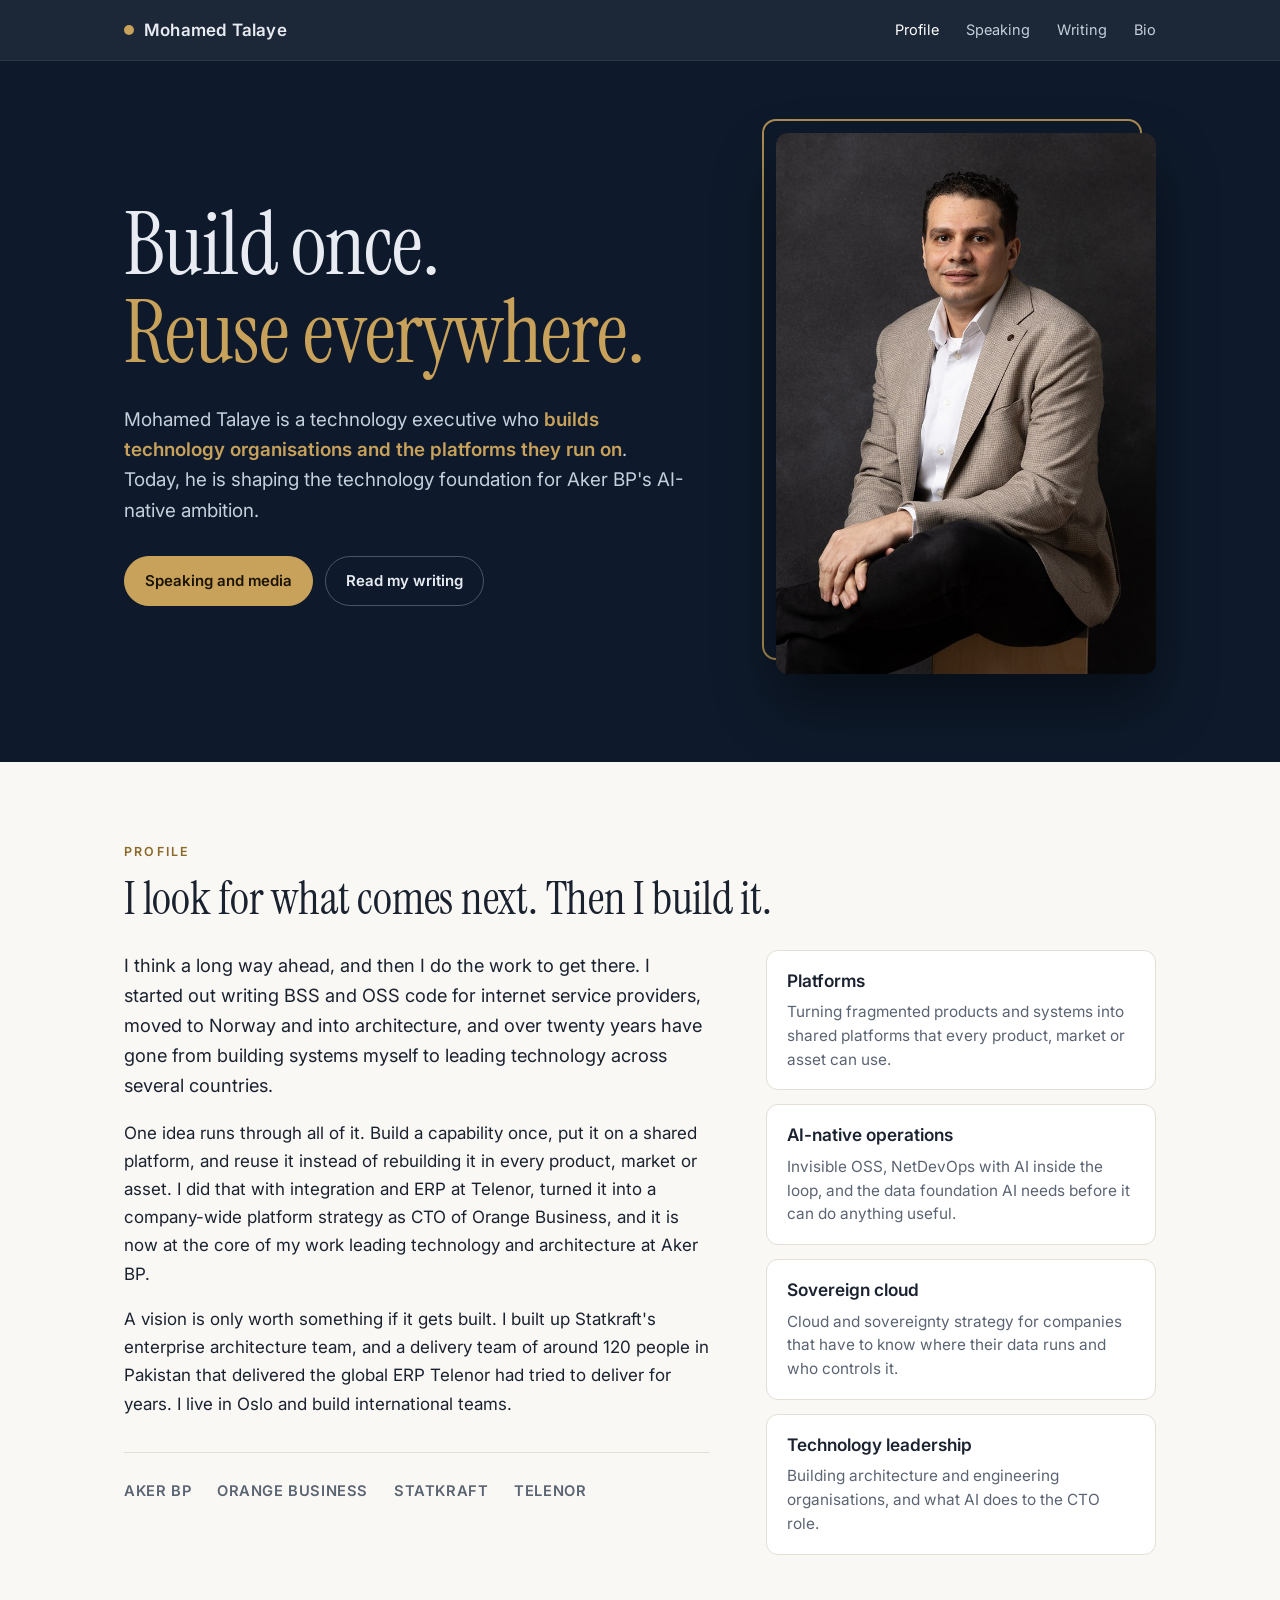
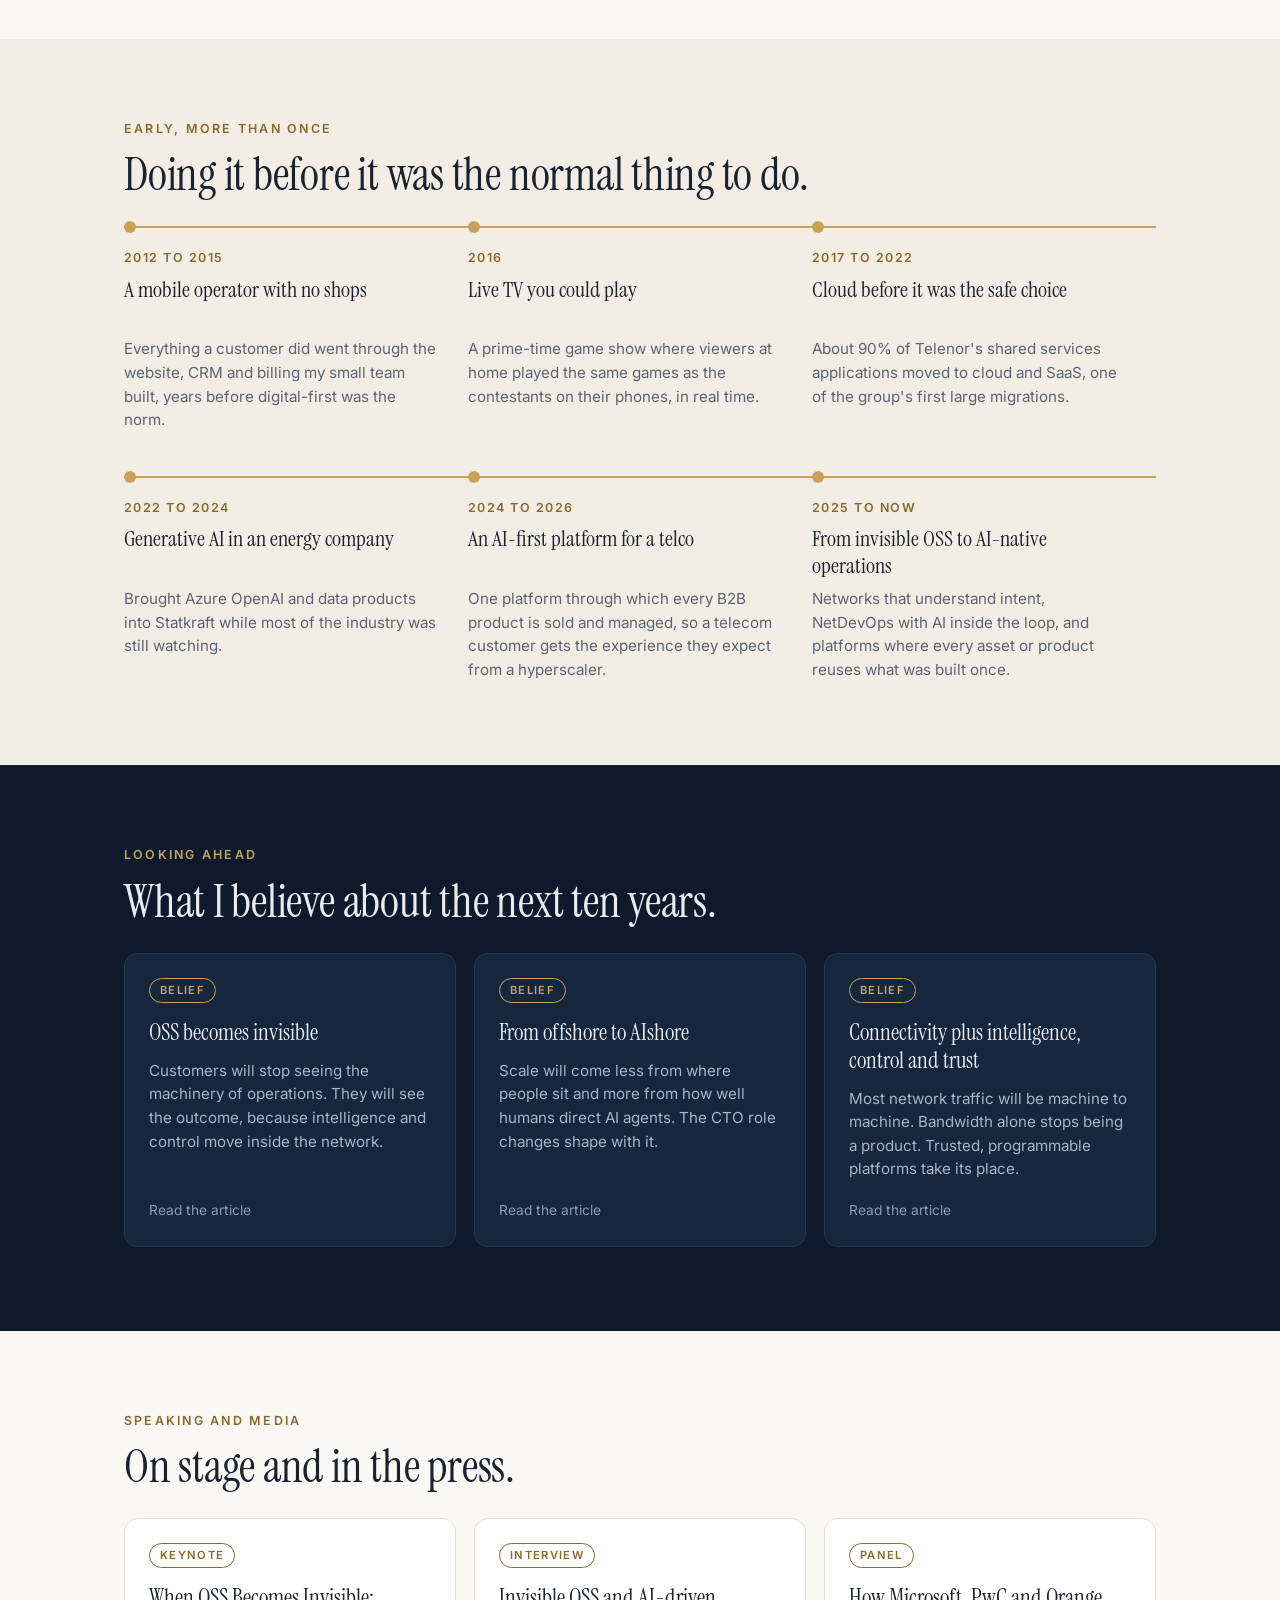
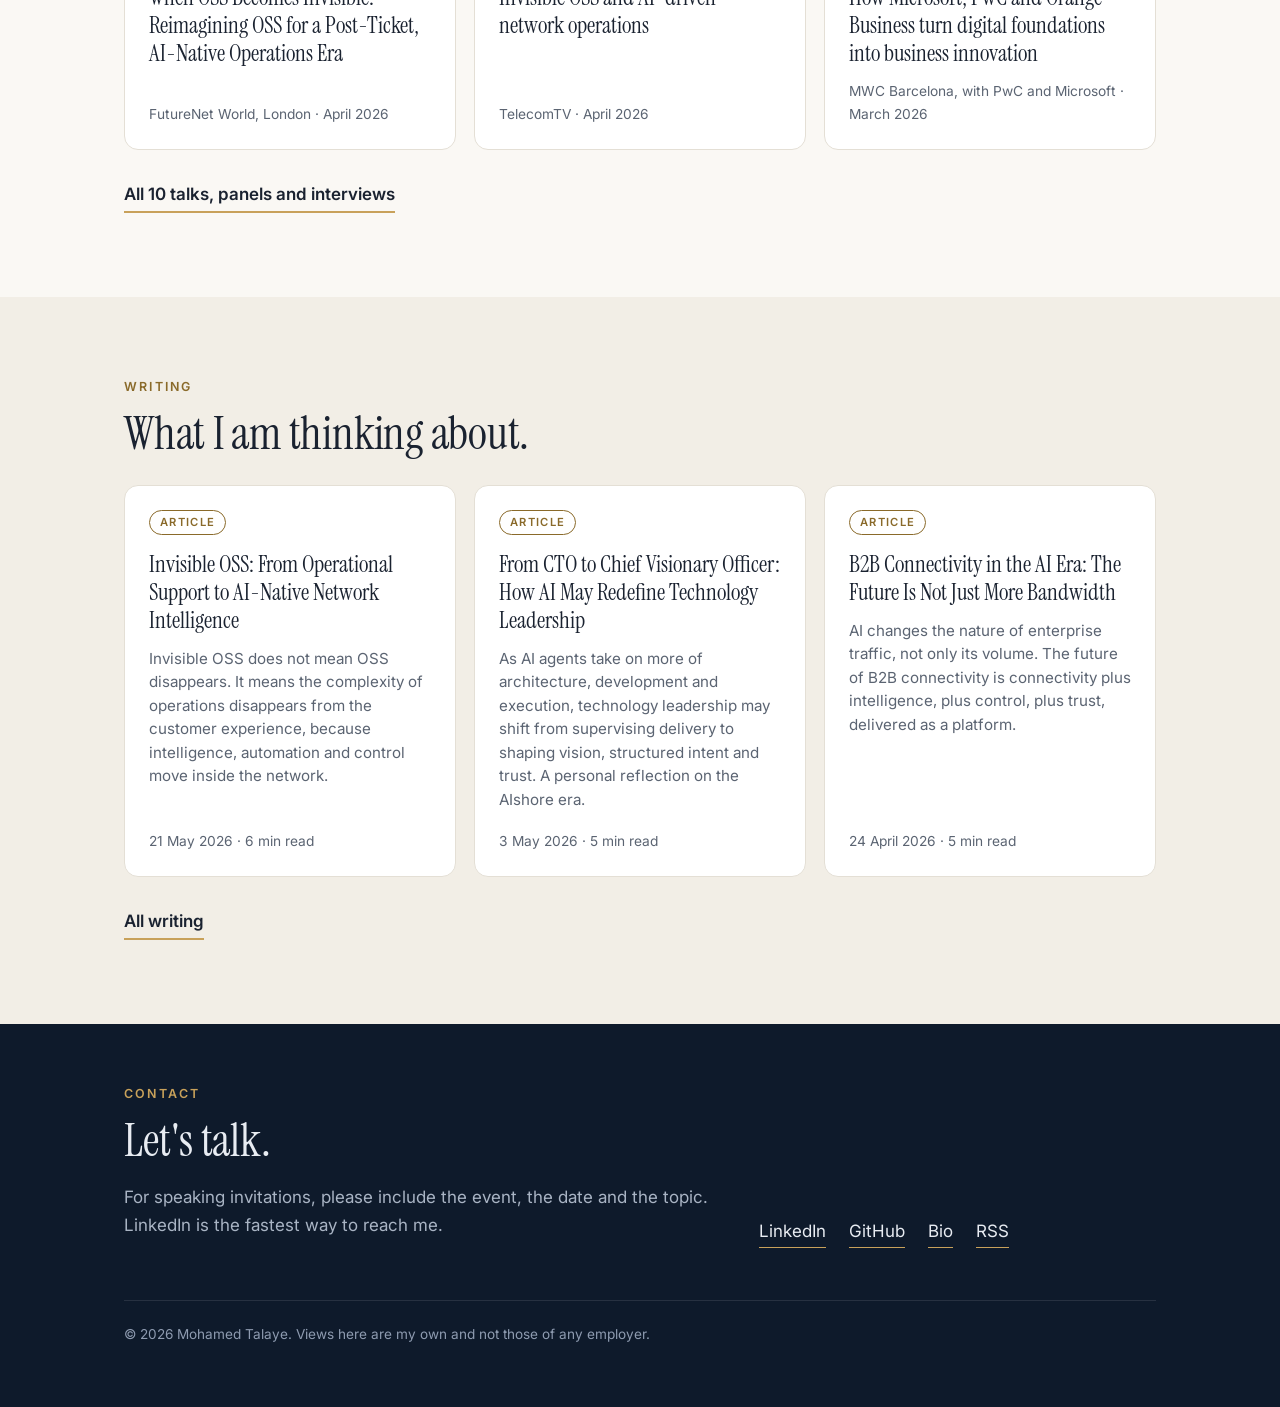
<file: index.html>
<!doctype html>
<html lang="en">
<head>
  <meta charset="utf-8">
  <meta name="viewport" content="width=device-width, initial-scale=1">
  <title>Mohamed Talaye | Technology Executive, Platforms and AI</title>
  <meta name="description" content="Mohamed Talaye builds technology organisations and the platforms they run on. Writing and talks on platforms, AI-native operations and invisible OSS.">
  <meta name="author" content="Mohamed Talaye">
  <link rel="canonical" href="https://mohamedtalaye.com/">

  <meta property="og:site_name" content="Mohamed Talaye">
  <meta property="og:type" content="profile">
  <meta property="og:title" content="Mohamed Talaye | Technology Executive, Platforms and AI">
  <meta property="og:description" content="Mohamed Talaye builds technology organisations and the platforms they run on. Writing and talks on platforms, AI-native operations and invisible OSS.">
  <meta property="og:url" content="https://mohamedtalaye.com/">
  <meta property="og:image" content="https://mohamedtalaye.com/assets/social-card.jpg">
  <meta property="og:image:width" content="1200">
  <meta property="og:image:height" content="630">
  <meta property="og:locale" content="en_GB">
  <meta name="twitter:card" content="summary_large_image">

  <link rel="me" href="https://www.linkedin.com/in/mohamed-talaye">
  <link rel="me" href="https://github.com/Mohamed-Talaye">
  <link rel="alternate" type="application/rss+xml" title="Writing by Mohamed Talaye" href="/feed.xml">
  <link rel="icon" type="image/png" href="/assets/favicon.png">
  <link rel="apple-touch-icon" href="/assets/apple-touch-icon.png">
  <meta name="theme-color" content="#0e1a2b">

  <link rel="preconnect" href="https://fonts.googleapis.com">
  <link rel="preconnect" href="https://fonts.gstatic.com" crossorigin>
  <link rel="stylesheet" href="https://fonts.googleapis.com/css2?family=Instrument+Serif&amp;family=Inter:wght@400;600&amp;display=swap">
  <link rel="stylesheet" href="/style.css">

<script type="application/ld+json">
{
  "@context": "https://schema.org",
  "@graph": [
    {
      "@type": "WebSite",
      "@id": "https://mohamedtalaye.com/#site",
      "name": "Mohamed Talaye",
      "url": "https://mohamedtalaye.com/",
      "inLanguage": "en",
      "publisher": {
        "@id": "https://mohamedtalaye.com/#person"
      }
    },
    {
      "@type": "ProfilePage",
      "@id": "https://mohamedtalaye.com/#profilepage",
      "url": "https://mohamedtalaye.com/",
      "name": "Mohamed Talaye | Technology Executive, Platforms and AI",
      "isPartOf": {
        "@id": "https://mohamedtalaye.com/#site"
      },
      "dateCreated": "2026-09-20T09:00:00+01:00",
      "dateModified": "2026-10-25T09:00:00+01:00",
      "mainEntity": {
        "@id": "https://mohamedtalaye.com/#person"
      }
    },
    {
      "@type": "Person",
      "@id": "https://mohamedtalaye.com/#person",
      "name": "Mohamed Talaye",
      "givenName": "Mohamed",
      "familyName": "Talaye",
      "url": "https://mohamedtalaye.com/",
      "image": {
        "@type": "ImageObject",
        "url": "https://mohamedtalaye.com/assets/mohamed-talaye.jpg",
        "width": 600,
        "height": 600
      },
      "jobTitle": "Technology executive",
      "description": "Mohamed Talaye is a technology executive who builds technology organisations and the platforms they run on. Today, he is shaping the technology foundation for Aker BP's AI-native ambition.",
      "address": {
        "@type": "PostalAddress",
        "addressLocality": "Oslo",
        "addressCountry": "NO"
      },
      "worksFor": {
        "@type": "Organization",
        "name": "Aker BP",
        "url": "https://akerbp.com"
      },
      "alumniOf": [
        {
          "@type": "Organization",
          "name": "Orange Business",
          "url": "https://www.orange-business.com"
        },
        {
          "@type": "Organization",
          "name": "Statkraft",
          "url": "https://www.statkraft.com"
        },
        {
          "@type": "Organization",
          "name": "Telenor",
          "url": "https://www.telenor.com"
        },
        {
          "@type": "CollegeOrUniversity",
          "name": "October 6 University"
        }
      ],
      "knowsLanguage": [
        "en",
        "ar"
      ],
      "knowsAbout": [
        "Platform strategy",
        "AI-native operations",
        "Invisible OSS",
        "NetDevOps",
        "Sovereign cloud",
        "Enterprise architecture",
        "Telecom transformation",
        "Technology leadership"
      ],
      "sameAs": [
        "https://www.linkedin.com/in/mohamed-talaye",
        "https://github.com/Mohamed-Talaye",
        "https://futurenetworld.net/profile/mohamed-talaye/"
      ],
      "subjectOf": [
        {
          "@type": "CreativeWork",
          "name": "When OSS Becomes Invisible: Reimagining OSS for a Post-Ticket, AI-Native Operations Era",
          "url": "https://futurenetworld.net/keynote-presentation-when-oss-becomes-invisible/2026/06/",
          "publisher": {
            "@type": "Organization",
            "name": "FutureNet World, London"
          }
        },
        {
          "@type": "CreativeWork",
          "name": "B2B Connectivity: Who to Connect to Who in the AI Era",
          "url": "https://vimeo.com/1186459138",
          "publisher": {
            "@type": "Organization",
            "name": "FutureNet World, London"
          }
        },
        {
          "@type": "CreativeWork",
          "name": "Invisible OSS and AI-driven network operations",
          "url": "https://www.telecomtv.com/content/ai/orange-business-and-blue-planet-on-invisible-oss-and-ai-driven-network-operations-55448/",
          "publisher": {
            "@type": "Organization",
            "name": "TelecomTV"
          }
        },
        {
          "@type": "CreativeWork",
          "name": "How Microsoft, PwC and Orange Business turn digital foundations into business innovation",
          "url": "https://www.youtube.com/watch?v=epbj6QasfT4",
          "publisher": {
            "@type": "Organization",
            "name": "MWC Barcelona, with PwC and Microsoft"
          }
        },
        {
          "@type": "CreativeWork",
          "name": "Ska leverera som en hyper scaler",
          "url": "https://techtidningen.se/11-mohamed-talaye-orange-ska-leverera-varde-som-en-hyper-scaler/",
          "publisher": {
            "@type": "Organization",
            "name": "Techtidningen, Sweden"
          }
        },
        {
          "@type": "CreativeWork",
          "name": "Moving beyond virtual machines: Rethinking telco infrastructure for the AI and 5G era",
          "url": "https://www.fierce-network.com/cloud/cloud-native-becomes-telcos-new-baseline-after-supplier-upheavals",
          "publisher": {
            "@type": "Organization",
            "name": "Fierce Network"
          }
        },
        {
          "@type": "CreativeWork",
          "name": "The evolving relationship between digitalisation and cloudification",
          "url": "https://www.mobileeurope.co.uk/the-digital-telco-2025-panel-the-evolving-relationship-between-digitalisation-and-cloudification/",
          "publisher": {
            "@type": "Organization",
            "name": "The Digital Telco, Mobile Europe"
          }
        },
        {
          "@type": "CreativeWork",
          "name": "Opening panel: What is a telco for?",
          "url": "https://www.mobileeurope.co.uk/telco-to-techco-what-is-a-telco-for-and-is-differentiated-connectivity-the-answer/",
          "publisher": {
            "@type": "Organization",
            "name": "Telco to TechCo, Mobile Europe"
          }
        }
      ]
    }
  ]
}
</script>
</head>
<body>
<a class="skip" href="#main">Skip to content</a>

<header class="top">
  <div class="wrap">
    <a class="brand" href="/"><i></i>Mohamed Talaye</a>
    <nav aria-label="Main">
      <a href="/#profile" aria-current="page">Profile</a>
      <a href="/speaking.html">Speaking</a>
      <a href="/writing/">Writing</a>
      <a href="/bio.html">Bio</a>
    </nav>
  </div>
</header>

<main id="main">
<section class="hero dark">
  <div class="wrap">
    <div>
      <h1><span class="sr-only">Mohamed Talaye. </span><span>Build once.</span><span>Reuse everywhere.</span></h1>
      <p class="lede">Mohamed Talaye is a technology executive who <b>builds technology organisations and the platforms they run on</b>. Today, he is shaping the technology foundation for Aker BP&#x27;s AI-native ambition.</p>
      <div class="btns">
        <a class="btn gold" href="/speaking.html">Speaking and media</a>
        <a class="btn" href="/writing/">Read my writing</a>
      </div>
    </div>
    <div class="frame">
      <img src="/assets/mohamed-talaye-portrait.jpg" alt="Portrait of Mohamed Talaye" width="660" height="940" fetchpriority="high">
    </div>
  </div>
</section>

<section id="profile">
  <div class="wrap">
    <p class="eyebrow">Profile</p>
    <h2>I look for what comes next. Then I build it.</h2>
    <div class="cols">
      <div class="prose">
        <p>I think a long way ahead, and then I do the work to get there. I started out writing BSS and OSS code for internet service providers, moved to Norway and into architecture, and over twenty years have gone from building systems myself to leading technology across several countries.</p>
        <p>One idea runs through all of it. Build a capability once, put it on a shared platform, and reuse it instead of rebuilding it in every product, market or asset. I did that with integration and ERP at Telenor, turned it into a company-wide platform strategy as CTO of Orange Business, and it is now at the core of my work leading technology and architecture at Aker BP.</p>
        <p>A vision is only worth something if it gets built. I built up Statkraft&#x27;s enterprise architecture team, and a delivery team of around 120 people in Pakistan that delivered the global ERP Telenor had tried to deliver for years. I live in Oslo and build international teams.</p>
        <div class="logos"><span>Aker BP</span><span>Orange Business</span><span>Statkraft</span><span>Telenor</span></div>
      </div>
      <div class="focus">
        <div><h3>Platforms</h3><p>Turning fragmented products and systems into shared platforms that every product, market or asset can use.</p></div>
        <div><h3>AI-native operations</h3><p>Invisible OSS, NetDevOps with AI inside the loop, and the data foundation AI needs before it can do anything useful.</p></div>
        <div><h3>Sovereign cloud</h3><p>Cloud and sovereignty strategy for companies that have to know where their data runs and who controls it.</p></div>
        <div><h3>Technology leadership</h3><p>Building architecture and engineering organisations, and what AI does to the CTO role.</p></div>
      </div>
    </div>
  </div>
</section>

<section class="tint" id="early">
  <div class="wrap">
    <p class="eyebrow">Early, more than once</p>
    <h2>Doing it before it was the normal thing to do.</h2>
    <ol class="timeline">
      <li><span class="yr">2012 to 2015</span><h3>A mobile operator with no shops</h3><p>Everything a customer did went through the website, CRM and billing my small team built, years before digital-first was the norm.</p></li>
      <li><span class="yr">2016</span><h3>Live TV you could play</h3><p>A prime-time game show where viewers at home played the same games as the contestants on their phones, in real time.</p></li>
      <li><span class="yr">2017 to 2022</span><h3>Cloud before it was the safe choice</h3><p>About 90% of Telenor&#x27;s shared services applications moved to cloud and SaaS, one of the group&#x27;s first large migrations.</p></li>
      <li><span class="yr">2022 to 2024</span><h3>Generative AI in an energy company</h3><p>Brought Azure OpenAI and data products into Statkraft while most of the industry was still watching.</p></li>
      <li><span class="yr">2024 to 2026</span><h3>An AI-first platform for a telco</h3><p>One platform through which every B2B product is sold and managed, so a telecom customer gets the experience they expect from a hyperscaler.</p></li>
      <li><span class="yr">2025 to now</span><h3>From invisible OSS to AI-native operations</h3><p>Networks that understand intent, NetDevOps with AI inside the loop, and platforms where every asset or product reuses what was built once.</p></li>
    </ol>
  </div>
</section>

<section class="dark" id="next">
  <div class="wrap">
    <p class="eyebrow">Looking ahead</p>
    <h2>What I believe about the next ten years.</h2>
    <div class="cards">
      <a class="card" href="/writing/invisible-oss.html">
        <span class="tag">Belief</span>
        <h3>OSS becomes invisible</h3>
        <p>Customers will stop seeing the machinery of operations. They will see the outcome, because intelligence and control move inside the network.</p>
        <span class="foot">Read the article</span>
      </a>
      <a class="card" href="/writing/cto-to-chief-visionary-officer.html">
        <span class="tag">Belief</span>
        <h3>From offshore to AIshore</h3>
        <p>Scale will come less from where people sit and more from how well humans direct AI agents. The CTO role changes shape with it.</p>
        <span class="foot">Read the article</span>
      </a>
      <a class="card" href="/writing/b2b-connectivity-ai-era.html">
        <span class="tag">Belief</span>
        <h3>Connectivity plus intelligence, control and trust</h3>
        <p>Most network traffic will be machine to machine. Bandwidth alone stops being a product. Trusted, programmable platforms take its place.</p>
        <span class="foot">Read the article</span>
      </a>
    </div>
  </div>
</section>

<section id="speaking">
  <div class="wrap">
    <p class="eyebrow">Speaking and media</p>
    <h2>On stage and in the press.</h2>
    <div class="cards">
      <a class="card" href="https://futurenetworld.net/keynote-presentation-when-oss-becomes-invisible/2026/06/" rel="noopener" target="_blank">
        <span class="tag">Keynote</span>
        <h3>When OSS Becomes Invisible: Reimagining OSS for a Post-Ticket, AI-Native Operations Era</h3>
        <span class="foot">FutureNet World, London · April 2026</span>
      </a>
      <a class="card" href="https://www.telecomtv.com/content/ai/orange-business-and-blue-planet-on-invisible-oss-and-ai-driven-network-operations-55448/" rel="noopener" target="_blank">
        <span class="tag">Interview</span>
        <h3>Invisible OSS and AI-driven network operations</h3>
        <span class="foot">TelecomTV · April 2026</span>
      </a>
      <a class="card" href="https://www.youtube.com/watch?v=epbj6QasfT4" rel="noopener" target="_blank">
        <span class="tag">Panel</span>
        <h3>How Microsoft, PwC and Orange Business turn digital foundations into business innovation</h3>
        <span class="foot">MWC Barcelona, with PwC and Microsoft · March 2026</span>
      </a>
    </div>
    <a class="more" href="/speaking.html">All 10 talks, panels and interviews</a>
  </div>
</section>

<section class="tint" id="writing">
  <div class="wrap">
    <p class="eyebrow">Writing</p>
    <h2>What I am thinking about.</h2>
    <div class="cards">
      <a class="card" href="/writing/invisible-oss.html">
        <span class="tag">Article</span>
        <h3>Invisible OSS: From Operational Support to AI-Native Network Intelligence</h3>
        <p>Invisible OSS does not mean OSS disappears. It means the complexity of operations disappears from the customer experience, because intelligence, automation and control move inside the network.</p>
        <span class="foot"><time datetime="2026-05-21">21 May 2026</time> · 6 min read</span>
      </a>
      <a class="card" href="/writing/cto-to-chief-visionary-officer.html">
        <span class="tag">Article</span>
        <h3>From CTO to Chief Visionary Officer: How AI May Redefine Technology Leadership</h3>
        <p>As AI agents take on more of architecture, development and execution, technology leadership may shift from supervising delivery to shaping vision, structured intent and trust. A personal reflection on the AIshore era.</p>
        <span class="foot"><time datetime="2026-05-03">3 May 2026</time> · 5 min read</span>
      </a>
      <a class="card" href="/writing/b2b-connectivity-ai-era.html">
        <span class="tag">Article</span>
        <h3>B2B Connectivity in the AI Era: The Future Is Not Just More Bandwidth</h3>
        <p>AI changes the nature of enterprise traffic, not only its volume. The future of B2B connectivity is connectivity plus intelligence, plus control, plus trust, delivered as a platform.</p>
        <span class="foot"><time datetime="2026-04-24">24 April 2026</time> · 5 min read</span>
      </a>
    </div>
    <a class="more" href="/writing/">All writing</a>
  </div>
</section>
</main>

<footer class="dark">
  <div class="wrap">
    <div class="contact">
      <div>
        <p class="eyebrow">Contact</p>
        <h2>Let's talk.</h2>
        <p class="mute">For speaking invitations, please include the event, the date and the topic. LinkedIn is the fastest way to reach me.</p>
      </div>
      <div class="links">
        <a href="https://www.linkedin.com/in/mohamed-talaye" rel="noopener me" target="_blank">LinkedIn</a>
        <a href="https://github.com/Mohamed-Talaye" rel="noopener me" target="_blank">GitHub</a>
        <a href="/bio.html">Bio</a>
        <a href="/feed.xml">RSS</a>
      </div>
    </div>
    <p class="fine">&copy; 2026 Mohamed Talaye. Views here are my own and not those of any employer.</p>
  </div>
</footer>

</body>
</html>
</file>
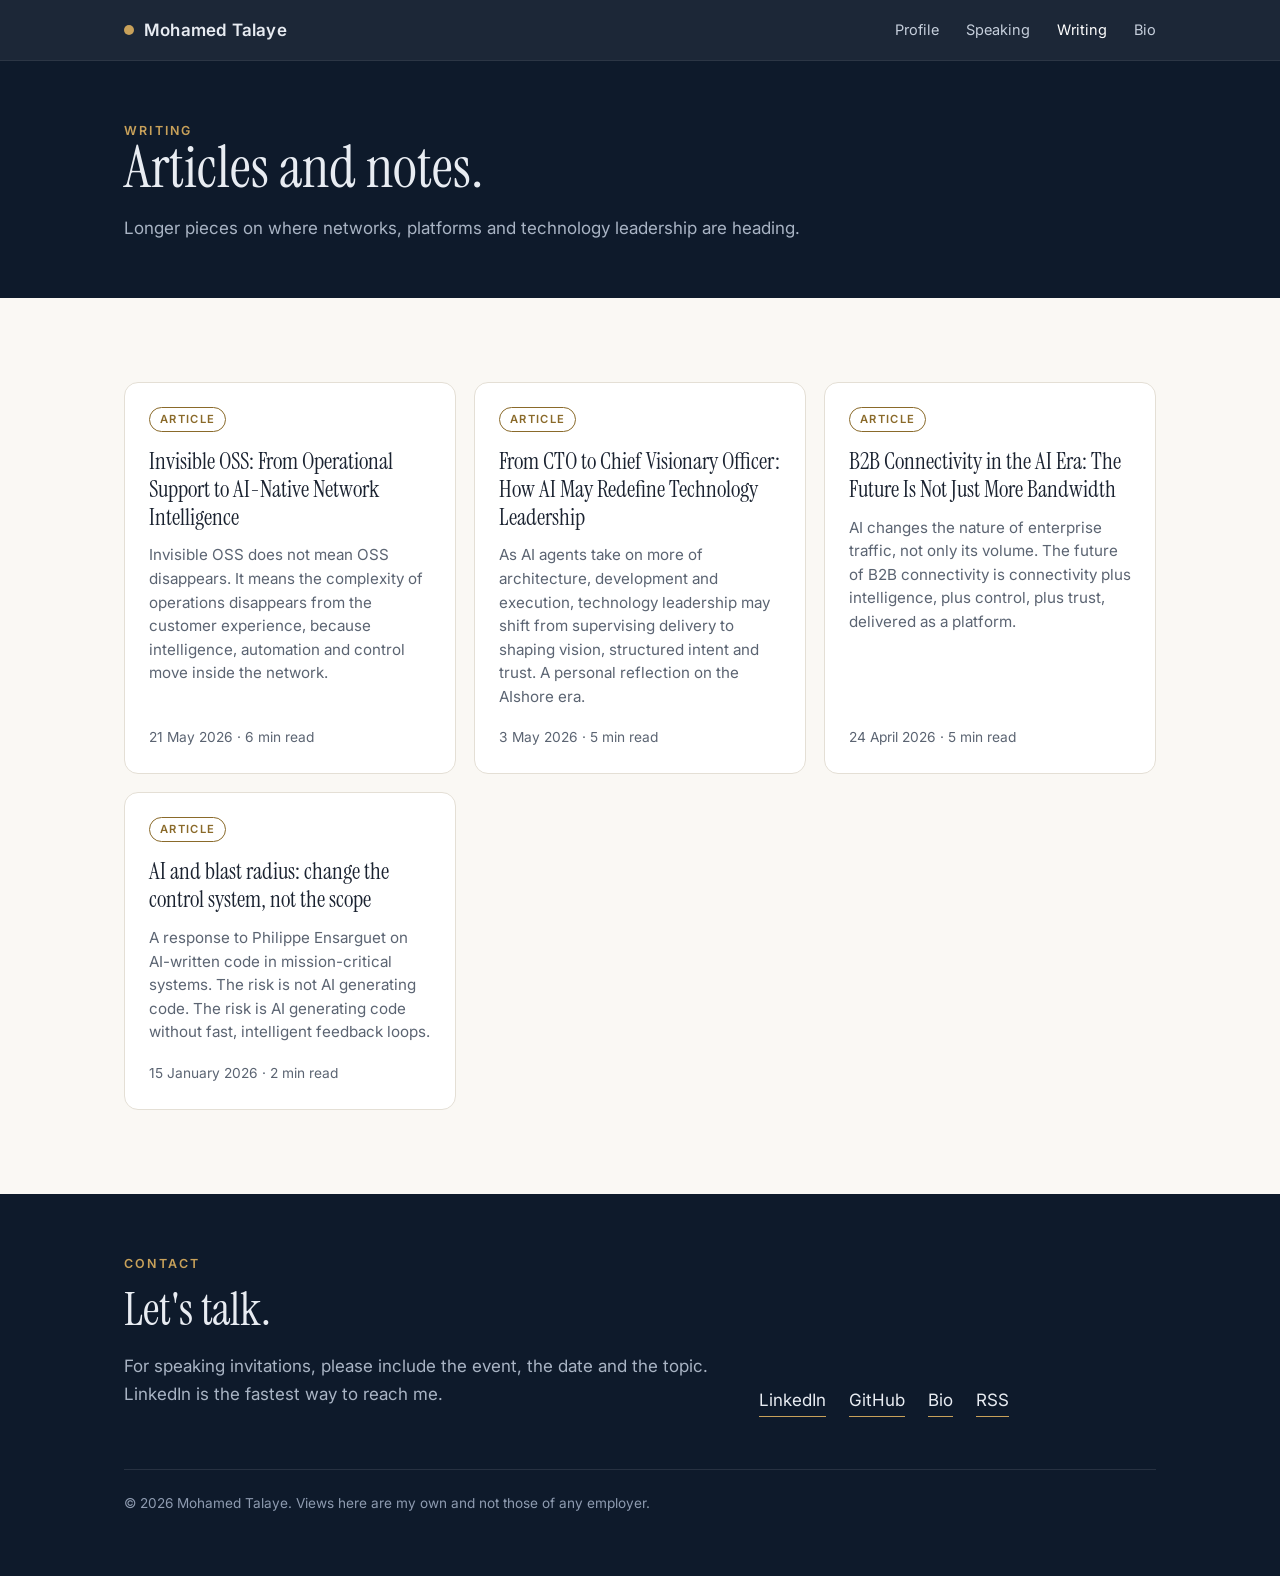
<file: writing/index.html>
<!doctype html>
<html lang="en">
<head>
  <meta charset="utf-8">
  <meta name="viewport" content="width=device-width, initial-scale=1">
  <title>Writing by Mohamed Talaye | Platforms, AI and Technology Leadership</title>
  <meta name="description" content="Articles by Mohamed Talaye on invisible OSS, AI-native operations, B2B connectivity and technology leadership.">
  <meta name="author" content="Mohamed Talaye">
  <link rel="canonical" href="https://mohamedtalaye.com/writing/">

  <meta property="og:site_name" content="Mohamed Talaye">
  <meta property="og:type" content="website">
  <meta property="og:title" content="Writing by Mohamed Talaye | Platforms, AI and Technology Leadership">
  <meta property="og:description" content="Articles by Mohamed Talaye on invisible OSS, AI-native operations, B2B connectivity and technology leadership.">
  <meta property="og:url" content="https://mohamedtalaye.com/writing/">
  <meta property="og:image" content="https://mohamedtalaye.com/assets/social-card.jpg">
  <meta property="og:image:width" content="1200">
  <meta property="og:image:height" content="630">
  <meta property="og:locale" content="en_GB">
  <meta name="twitter:card" content="summary_large_image">

  <link rel="me" href="https://www.linkedin.com/in/mohamed-talaye">
  <link rel="me" href="https://github.com/Mohamed-Talaye">
  <link rel="alternate" type="application/rss+xml" title="Writing by Mohamed Talaye" href="/feed.xml">
  <link rel="icon" type="image/png" href="/assets/favicon.png">
  <link rel="apple-touch-icon" href="/assets/apple-touch-icon.png">
  <meta name="theme-color" content="#0e1a2b">

  <link rel="preconnect" href="https://fonts.googleapis.com">
  <link rel="preconnect" href="https://fonts.gstatic.com" crossorigin>
  <link rel="stylesheet" href="https://fonts.googleapis.com/css2?family=Instrument+Serif&amp;family=Inter:wght@400;600&amp;display=swap">
  <link rel="stylesheet" href="/style.css">

<script type="application/ld+json">
{
  "@context": "https://schema.org",
  "@graph": [
    {
      "@type": "WebSite",
      "@id": "https://mohamedtalaye.com/#site",
      "name": "Mohamed Talaye",
      "url": "https://mohamedtalaye.com/",
      "inLanguage": "en",
      "publisher": {
        "@id": "https://mohamedtalaye.com/#person"
      }
    },
    {
      "@type": "BreadcrumbList",
      "itemListElement": [
        {
          "@type": "ListItem",
          "position": 1,
          "name": "Home",
          "item": "https://mohamedtalaye.com/"
        },
        {
          "@type": "ListItem",
          "position": 2,
          "name": "Writing",
          "item": "https://mohamedtalaye.com/writing/"
        }
      ]
    },
    {
      "@type": "Blog",
      "@id": "https://mohamedtalaye.com/writing/#blog",
      "name": "Writing by Mohamed Talaye",
      "url": "https://mohamedtalaye.com/writing/",
      "author": {
        "@id": "https://mohamedtalaye.com/#person"
      },
      "blogPost": [
        {
          "@type": "BlogPosting",
          "headline": "Invisible OSS: From Operational Support to AI-Native Network Intelligence",
          "url": "https://mohamedtalaye.com/writing/invisible-oss.html",
          "datePublished": "2026-05-21T09:00:00+01:00"
        },
        {
          "@type": "BlogPosting",
          "headline": "From CTO to Chief Visionary Officer: How AI May Redefine Technology Leadership",
          "url": "https://mohamedtalaye.com/writing/cto-to-chief-visionary-officer.html",
          "datePublished": "2026-05-03T09:00:00+01:00"
        },
        {
          "@type": "BlogPosting",
          "headline": "B2B Connectivity in the AI Era: The Future Is Not Just More Bandwidth",
          "url": "https://mohamedtalaye.com/writing/b2b-connectivity-ai-era.html",
          "datePublished": "2026-04-24T09:00:00+01:00"
        },
        {
          "@type": "BlogPosting",
          "headline": "AI and blast radius: change the control system, not the scope",
          "url": "https://mohamedtalaye.com/writing/ai-and-blast-radius.html",
          "datePublished": "2026-01-15T09:00:00+01:00"
        }
      ]
    },
    {
      "@type": "Person",
      "@id": "https://mohamedtalaye.com/#person",
      "name": "Mohamed Talaye",
      "url": "https://mohamedtalaye.com/"
    }
  ]
}
</script>
</head>
<body>
<a class="skip" href="#main">Skip to content</a>

<header class="top">
  <div class="wrap">
    <a class="brand" href="/"><i></i>Mohamed Talaye</a>
    <nav aria-label="Main">
      <a href="/#profile">Profile</a>
      <a href="/speaking.html">Speaking</a>
      <a href="/writing/" aria-current="page">Writing</a>
      <a href="/bio.html">Bio</a>
    </nav>
  </div>
</header>

<main id="main">
<div class="page-head dark">
  <div class="wrap">
    <p class="eyebrow">Writing</p>
    <h1>Articles and notes.</h1>
    <p>Longer pieces on where networks, platforms and technology leadership are heading.</p>
  </div>
</div>

<section>
  <div class="wrap">
    <div class="cards">
      <a class="card" href="/writing/invisible-oss.html">
        <span class="tag">Article</span>
        <h3>Invisible OSS: From Operational Support to AI-Native Network Intelligence</h3>
        <p>Invisible OSS does not mean OSS disappears. It means the complexity of operations disappears from the customer experience, because intelligence, automation and control move inside the network.</p>
        <span class="foot"><time datetime="2026-05-21">21 May 2026</time> · 6 min read</span>
      </a>
      <a class="card" href="/writing/cto-to-chief-visionary-officer.html">
        <span class="tag">Article</span>
        <h3>From CTO to Chief Visionary Officer: How AI May Redefine Technology Leadership</h3>
        <p>As AI agents take on more of architecture, development and execution, technology leadership may shift from supervising delivery to shaping vision, structured intent and trust. A personal reflection on the AIshore era.</p>
        <span class="foot"><time datetime="2026-05-03">3 May 2026</time> · 5 min read</span>
      </a>
      <a class="card" href="/writing/b2b-connectivity-ai-era.html">
        <span class="tag">Article</span>
        <h3>B2B Connectivity in the AI Era: The Future Is Not Just More Bandwidth</h3>
        <p>AI changes the nature of enterprise traffic, not only its volume. The future of B2B connectivity is connectivity plus intelligence, plus control, plus trust, delivered as a platform.</p>
        <span class="foot"><time datetime="2026-04-24">24 April 2026</time> · 5 min read</span>
      </a>
      <a class="card" href="/writing/ai-and-blast-radius.html">
        <span class="tag">Article</span>
        <h3>AI and blast radius: change the control system, not the scope</h3>
        <p>A response to Philippe Ensarguet on AI-written code in mission-critical systems. The risk is not AI generating code. The risk is AI generating code without fast, intelligent feedback loops.</p>
        <span class="foot"><time datetime="2026-01-15">15 January 2026</time> · 2 min read</span>
      </a>
    </div>
  </div>
</section>
</main>

<footer class="dark">
  <div class="wrap">
    <div class="contact">
      <div>
        <p class="eyebrow">Contact</p>
        <h2>Let's talk.</h2>
        <p class="mute">For speaking invitations, please include the event, the date and the topic. LinkedIn is the fastest way to reach me.</p>
      </div>
      <div class="links">
        <a href="https://www.linkedin.com/in/mohamed-talaye" rel="noopener me" target="_blank">LinkedIn</a>
        <a href="https://github.com/Mohamed-Talaye" rel="noopener me" target="_blank">GitHub</a>
        <a href="/bio.html">Bio</a>
        <a href="/feed.xml">RSS</a>
      </div>
    </div>
    <p class="fine">&copy; 2026 Mohamed Talaye. Views here are my own and not those of any employer.</p>
  </div>
</footer>

</body>
</html>
</file>
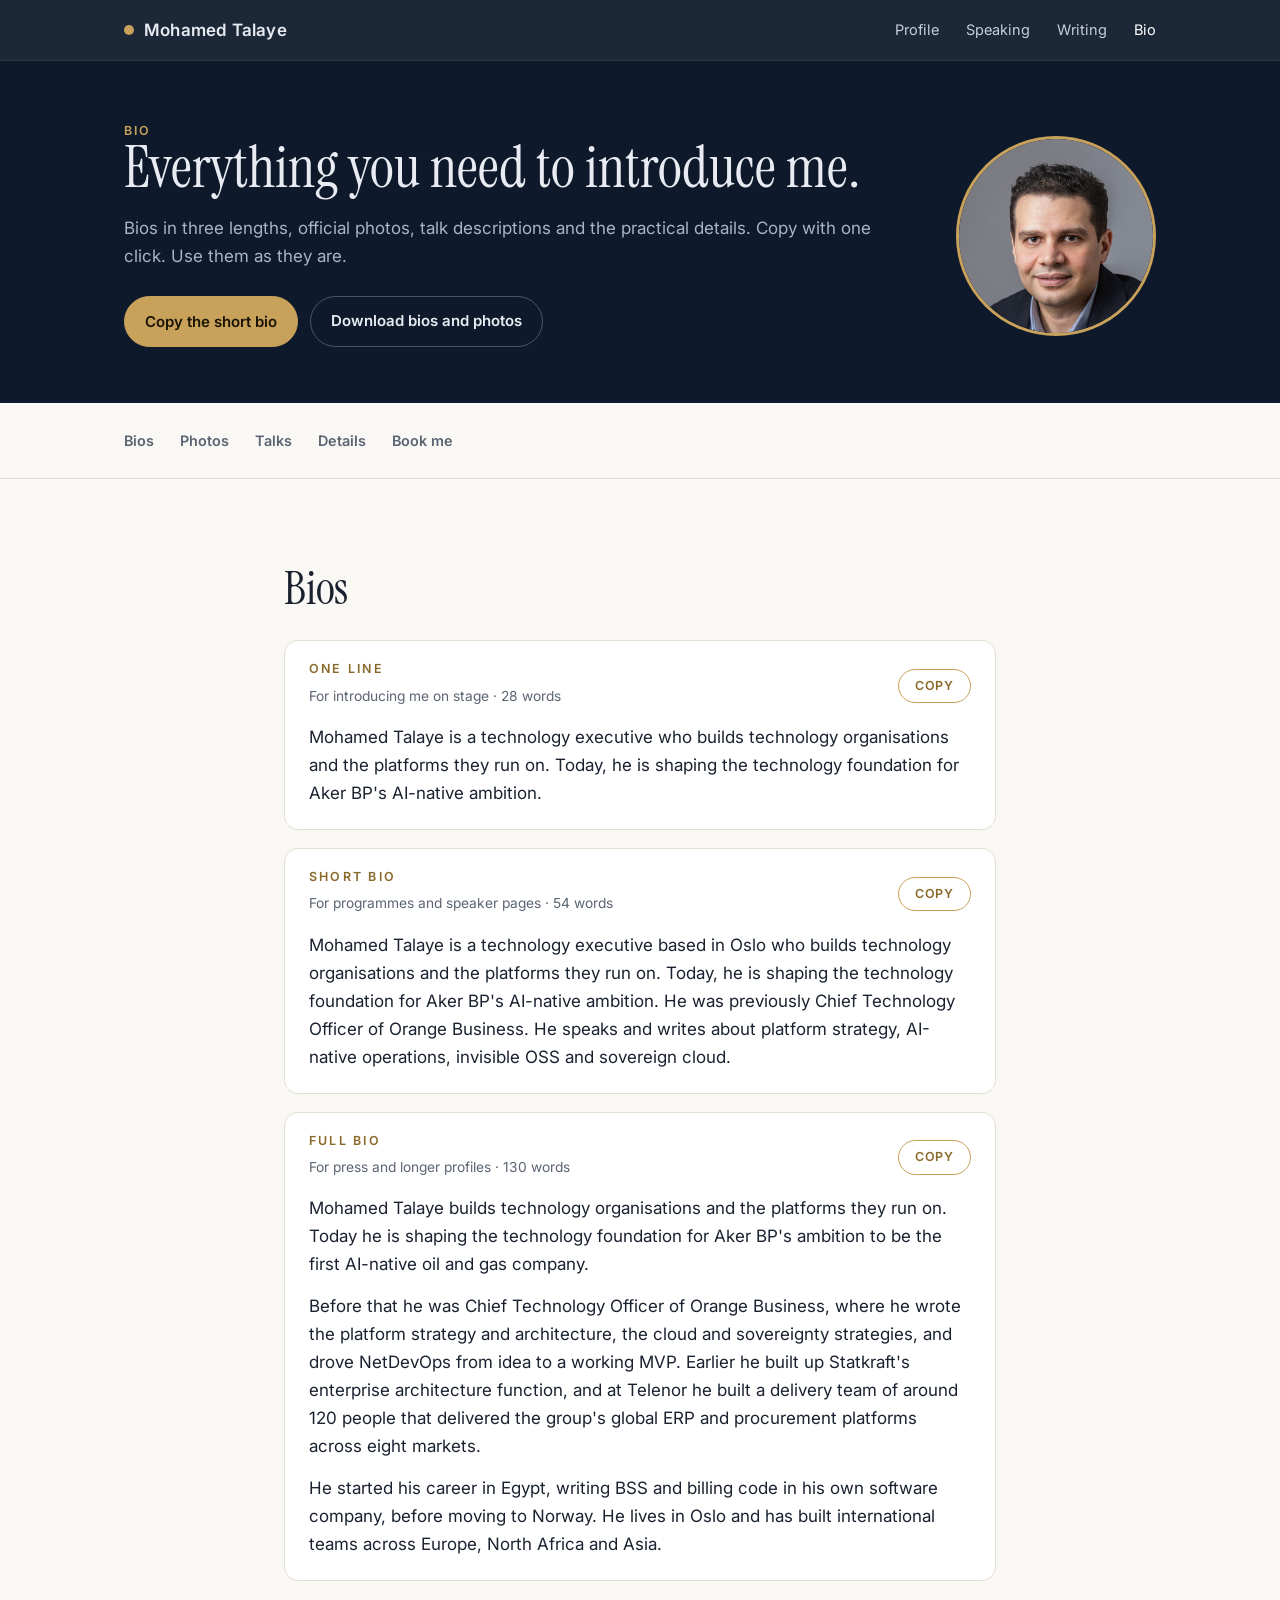
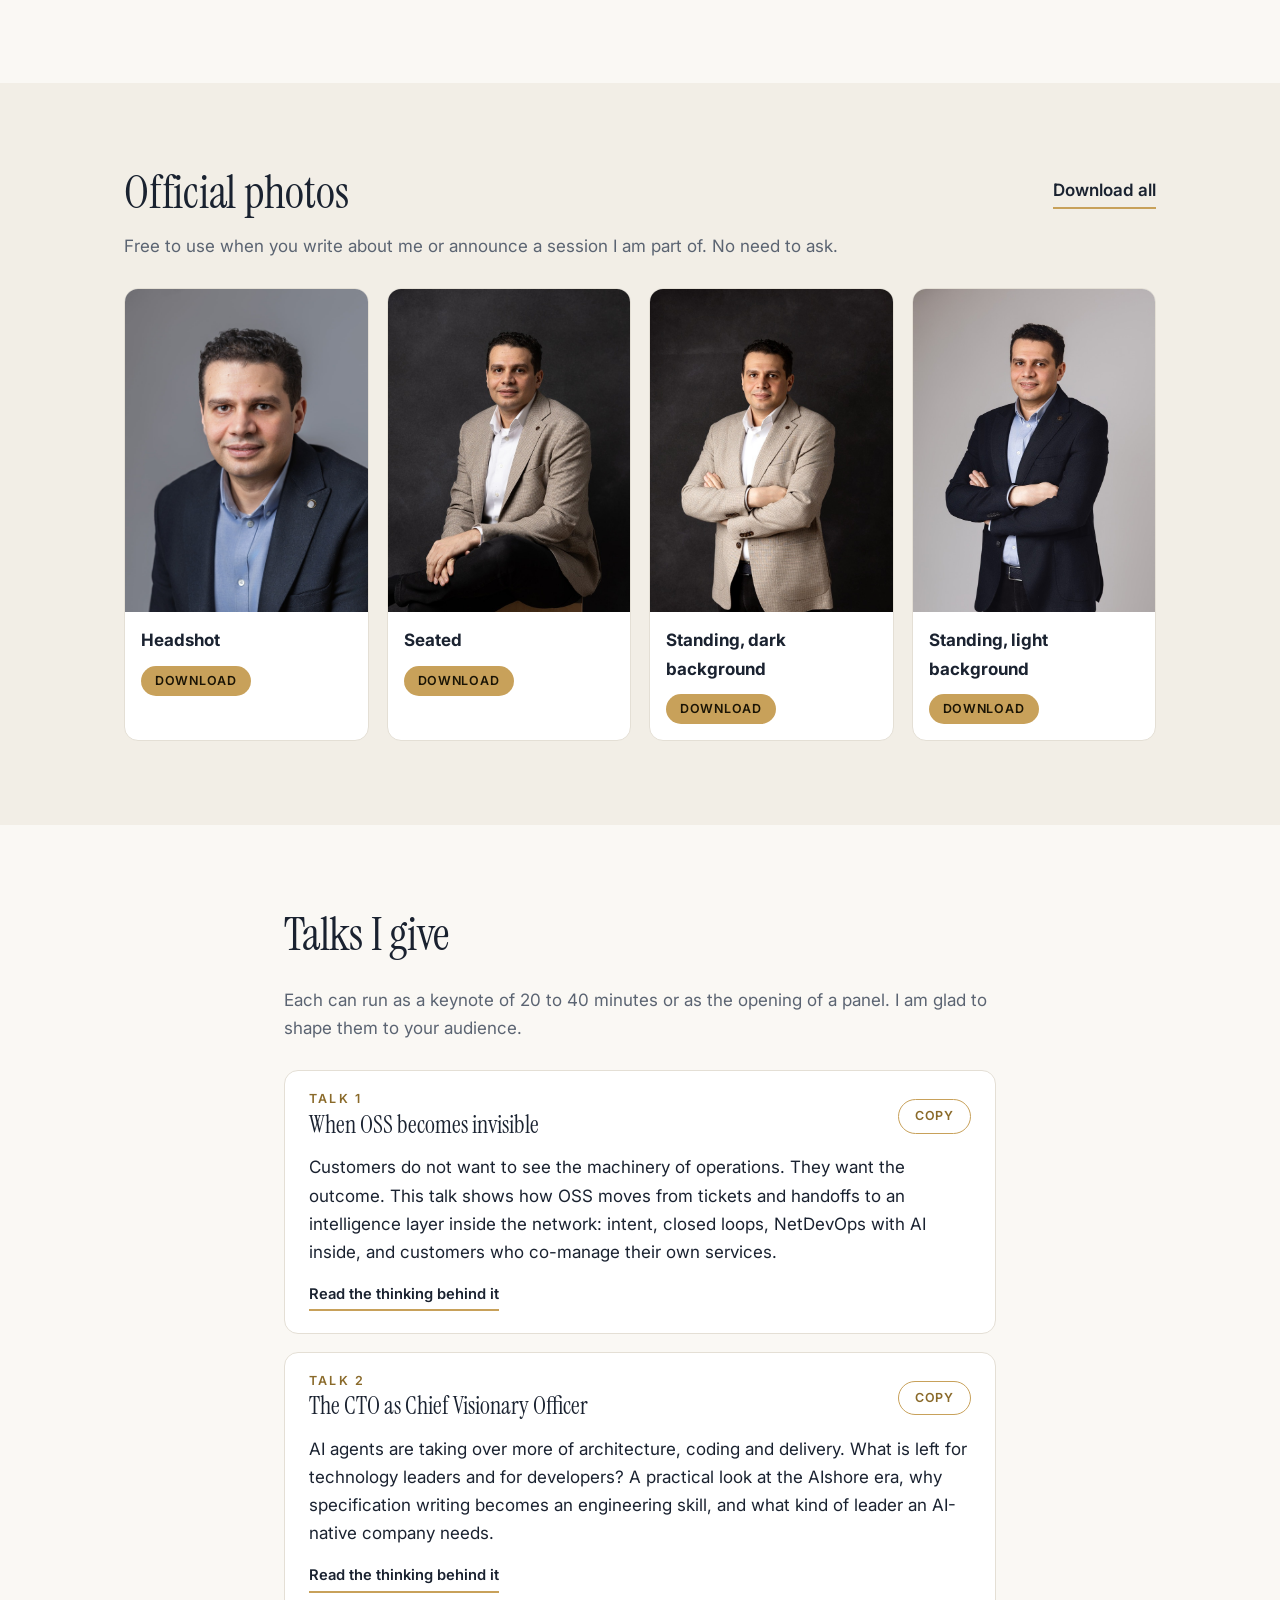
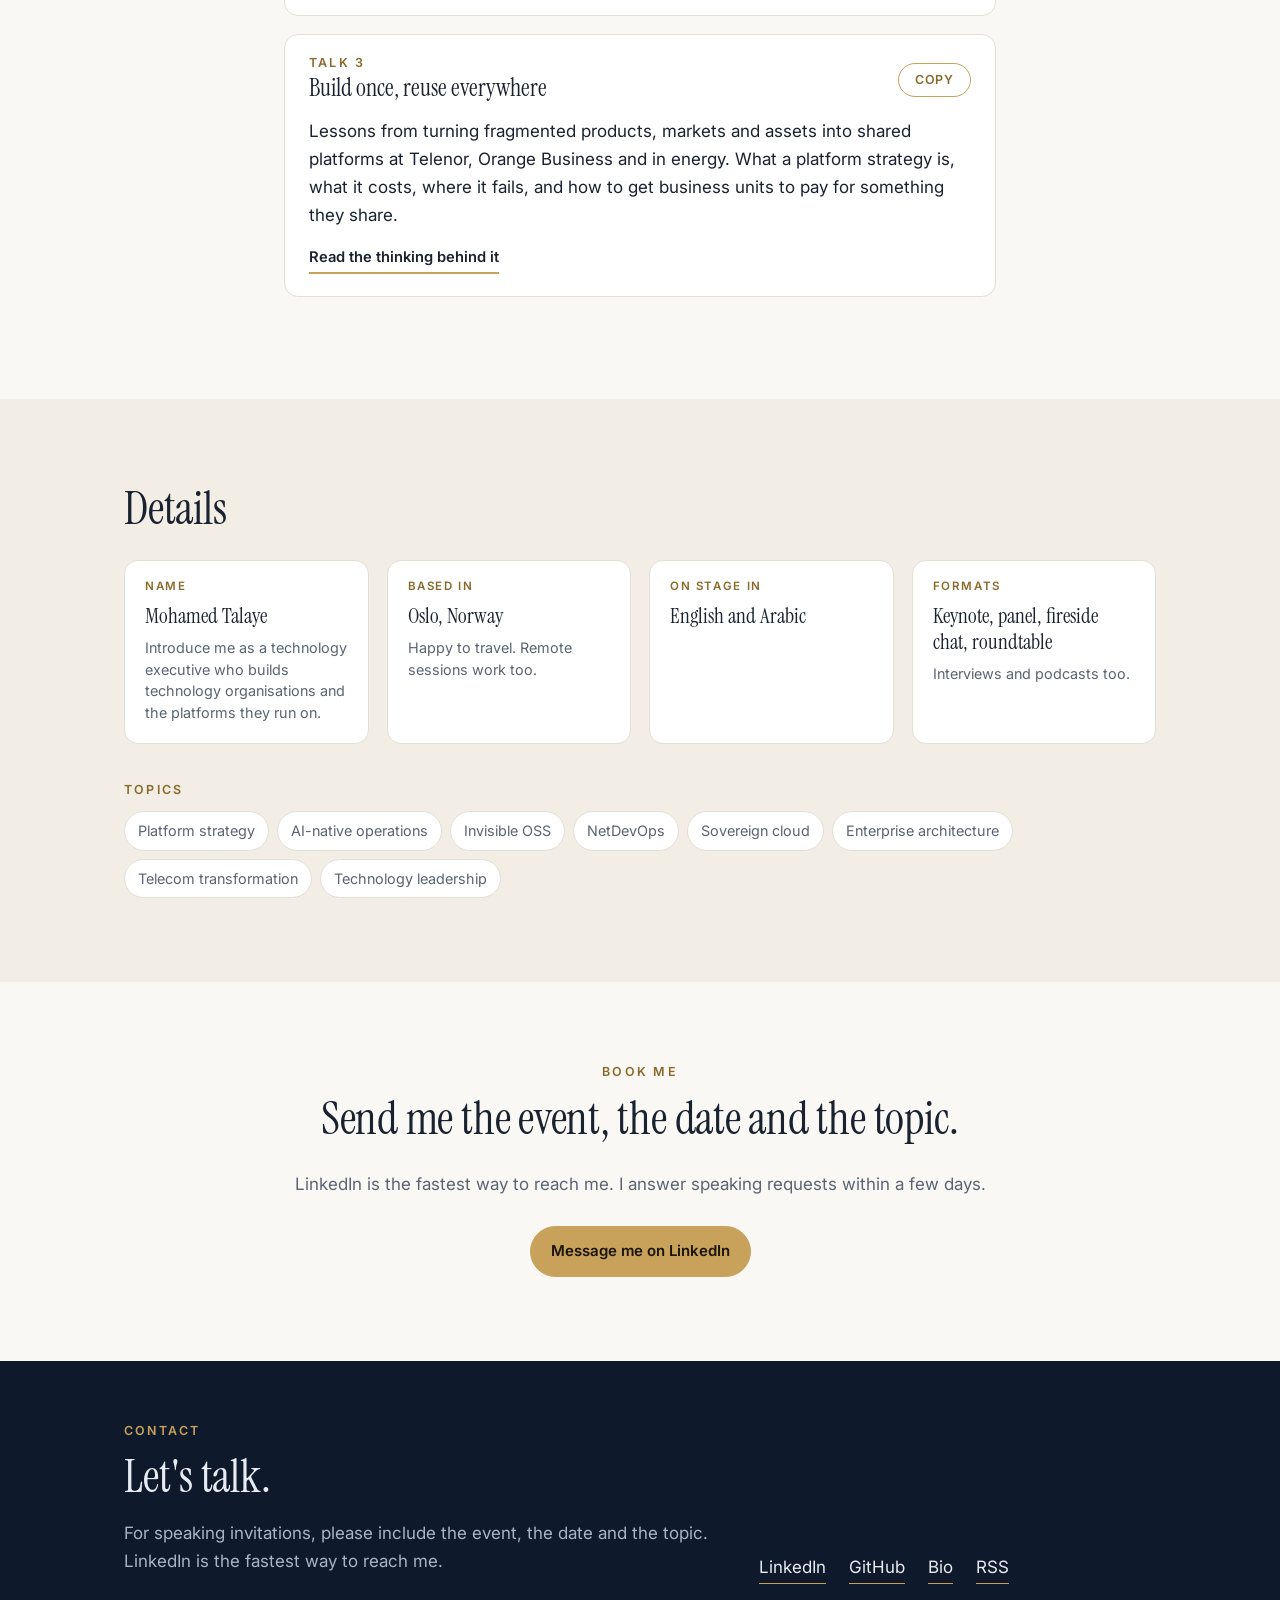
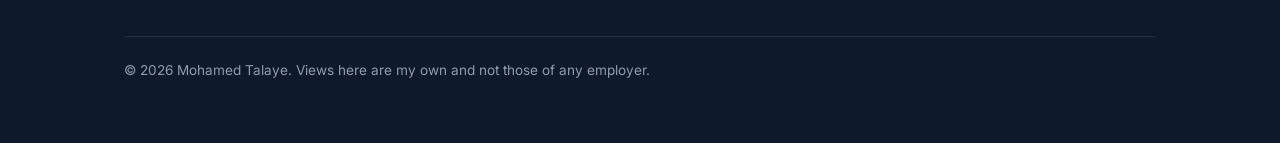
<file: bio.html>
<!doctype html>
<html lang="en">
<head>
  <meta charset="utf-8">
  <meta name="viewport" content="width=device-width, initial-scale=1">
  <title>Mohamed Talaye | Bio, Photos and Talks</title>
  <meta name="description" content="Official bios, photos, talk descriptions and booking details for Mohamed Talaye, for event organisers and media.">
  <meta name="author" content="Mohamed Talaye">
  <link rel="canonical" href="https://mohamedtalaye.com/bio.html">

  <meta property="og:site_name" content="Mohamed Talaye">
  <meta property="og:type" content="website">
  <meta property="og:title" content="Mohamed Talaye | Bio, Photos and Talks">
  <meta property="og:description" content="Official bios, photos, talk descriptions and booking details for Mohamed Talaye, for event organisers and media.">
  <meta property="og:url" content="https://mohamedtalaye.com/bio.html">
  <meta property="og:image" content="https://mohamedtalaye.com/assets/social-card.jpg">
  <meta property="og:image:width" content="1200">
  <meta property="og:image:height" content="630">
  <meta property="og:locale" content="en_GB">
  <meta name="twitter:card" content="summary_large_image">

  <link rel="me" href="https://www.linkedin.com/in/mohamed-talaye">
  <link rel="me" href="https://github.com/Mohamed-Talaye">
  <link rel="alternate" type="application/rss+xml" title="Writing by Mohamed Talaye" href="/feed.xml">
  <link rel="icon" type="image/png" href="/assets/favicon.png">
  <link rel="apple-touch-icon" href="/assets/apple-touch-icon.png">
  <meta name="theme-color" content="#0e1a2b">

  <link rel="preconnect" href="https://fonts.googleapis.com">
  <link rel="preconnect" href="https://fonts.gstatic.com" crossorigin>
  <link rel="stylesheet" href="https://fonts.googleapis.com/css2?family=Instrument+Serif&amp;family=Inter:wght@400;600&amp;display=swap">
  <link rel="stylesheet" href="/style.css">

<script type="application/ld+json">
{
  "@context": "https://schema.org",
  "@graph": [
    {
      "@type": "WebSite",
      "@id": "https://mohamedtalaye.com/#site",
      "name": "Mohamed Talaye",
      "url": "https://mohamedtalaye.com/",
      "inLanguage": "en",
      "publisher": {
        "@id": "https://mohamedtalaye.com/#person"
      }
    },
    {
      "@type": "BreadcrumbList",
      "itemListElement": [
        {
          "@type": "ListItem",
          "position": 1,
          "name": "Home",
          "item": "https://mohamedtalaye.com/"
        },
        {
          "@type": "ListItem",
          "position": 2,
          "name": "Bio",
          "item": "https://mohamedtalaye.com/bio.html"
        }
      ]
    },
    {
      "@type": "Person",
      "@id": "https://mohamedtalaye.com/#person",
      "name": "Mohamed Talaye",
      "givenName": "Mohamed",
      "familyName": "Talaye",
      "url": "https://mohamedtalaye.com/",
      "image": {
        "@type": "ImageObject",
        "url": "https://mohamedtalaye.com/assets/mohamed-talaye.jpg",
        "width": 600,
        "height": 600
      },
      "jobTitle": "Technology executive",
      "description": "Mohamed Talaye is a technology executive who builds technology organisations and the platforms they run on. Today, he is shaping the technology foundation for Aker BP's AI-native ambition.",
      "address": {
        "@type": "PostalAddress",
        "addressLocality": "Oslo",
        "addressCountry": "NO"
      },
      "worksFor": {
        "@type": "Organization",
        "name": "Aker BP",
        "url": "https://akerbp.com"
      },
      "alumniOf": [
        {
          "@type": "Organization",
          "name": "Orange Business",
          "url": "https://www.orange-business.com"
        },
        {
          "@type": "Organization",
          "name": "Statkraft",
          "url": "https://www.statkraft.com"
        },
        {
          "@type": "Organization",
          "name": "Telenor",
          "url": "https://www.telenor.com"
        },
        {
          "@type": "CollegeOrUniversity",
          "name": "October 6 University"
        }
      ],
      "knowsLanguage": [
        "en",
        "ar"
      ],
      "knowsAbout": [
        "Platform strategy",
        "AI-native operations",
        "Invisible OSS",
        "NetDevOps",
        "Sovereign cloud",
        "Enterprise architecture",
        "Telecom transformation",
        "Technology leadership"
      ],
      "sameAs": [
        "https://www.linkedin.com/in/mohamed-talaye",
        "https://github.com/Mohamed-Talaye",
        "https://futurenetworld.net/profile/mohamed-talaye/"
      ],
      "subjectOf": [
        {
          "@type": "CreativeWork",
          "name": "When OSS Becomes Invisible: Reimagining OSS for a Post-Ticket, AI-Native Operations Era",
          "url": "https://futurenetworld.net/keynote-presentation-when-oss-becomes-invisible/2026/06/",
          "publisher": {
            "@type": "Organization",
            "name": "FutureNet World, London"
          }
        },
        {
          "@type": "CreativeWork",
          "name": "B2B Connectivity: Who to Connect to Who in the AI Era",
          "url": "https://vimeo.com/1186459138",
          "publisher": {
            "@type": "Organization",
            "name": "FutureNet World, London"
          }
        },
        {
          "@type": "CreativeWork",
          "name": "Invisible OSS and AI-driven network operations",
          "url": "https://www.telecomtv.com/content/ai/orange-business-and-blue-planet-on-invisible-oss-and-ai-driven-network-operations-55448/",
          "publisher": {
            "@type": "Organization",
            "name": "TelecomTV"
          }
        },
        {
          "@type": "CreativeWork",
          "name": "How Microsoft, PwC and Orange Business turn digital foundations into business innovation",
          "url": "https://www.youtube.com/watch?v=epbj6QasfT4",
          "publisher": {
            "@type": "Organization",
            "name": "MWC Barcelona, with PwC and Microsoft"
          }
        },
        {
          "@type": "CreativeWork",
          "name": "Ska leverera som en hyper scaler",
          "url": "https://techtidningen.se/11-mohamed-talaye-orange-ska-leverera-varde-som-en-hyper-scaler/",
          "publisher": {
            "@type": "Organization",
            "name": "Techtidningen, Sweden"
          }
        },
        {
          "@type": "CreativeWork",
          "name": "Moving beyond virtual machines: Rethinking telco infrastructure for the AI and 5G era",
          "url": "https://www.fierce-network.com/cloud/cloud-native-becomes-telcos-new-baseline-after-supplier-upheavals",
          "publisher": {
            "@type": "Organization",
            "name": "Fierce Network"
          }
        },
        {
          "@type": "CreativeWork",
          "name": "The evolving relationship between digitalisation and cloudification",
          "url": "https://www.mobileeurope.co.uk/the-digital-telco-2025-panel-the-evolving-relationship-between-digitalisation-and-cloudification/",
          "publisher": {
            "@type": "Organization",
            "name": "The Digital Telco, Mobile Europe"
          }
        },
        {
          "@type": "CreativeWork",
          "name": "Opening panel: What is a telco for?",
          "url": "https://www.mobileeurope.co.uk/telco-to-techco-what-is-a-telco-for-and-is-differentiated-connectivity-the-answer/",
          "publisher": {
            "@type": "Organization",
            "name": "Telco to TechCo, Mobile Europe"
          }
        }
      ]
    }
  ]
}
</script>
</head>
<body>
<a class="skip" href="#main">Skip to content</a>

<header class="top">
  <div class="wrap">
    <a class="brand" href="/"><i></i>Mohamed Talaye</a>
    <nav aria-label="Main">
      <a href="/#profile">Profile</a>
      <a href="/speaking.html">Speaking</a>
      <a href="/writing/">Writing</a>
      <a href="/bio.html" aria-current="page">Bio</a>
    </nav>
  </div>
</header>

<main id="main">
<div class="page-head dark kit-head">
  <div class="wrap">
    <div>
      <p class="eyebrow">Bio</p>
      <h1>Everything you need to introduce me.</h1>
      <p>Bios in three lengths, official photos, talk descriptions and the practical details. Copy with one click. Use them as they are.</p>
      <div class="btns mt-s">
        <button class="btn gold" type="button" data-copy="bio-short">Copy the short bio</button>
        <a class="btn" href="/assets/press/mohamed-talaye-press-kit.zip" download>Download bios and photos</a>
      </div>
    </div>
    <img class="kit-face" src="/assets/mohamed-talaye.jpg" alt="Mohamed Talaye" width="220" height="220">
  </div>
</div>

<nav class="subnav" aria-label="On this page">
  <div class="wrap">
    <a href="#bios">Bios</a>
    <a href="#photos">Photos</a>
    <a href="#talks">Talks</a>
    <a href="#details">Details</a>
    <a href="#book">Book me</a>
  </div>
</nav>

<section id="bios">
  <div class="wrap narrow">
    <h2>Bios</h2>
    <div class="kit-card">
      <div class="kit-h">
        <div><p class="eyebrow">One line</p><span class="hint">For introducing me on stage · 28 words</span></div>
        <button class="copy-btn" type="button" data-copy="bio-line">Copy</button>
      </div>
      <div class="kit-text" id="bio-line">
        <p>Mohamed Talaye is a technology executive who builds technology organisations and the platforms they run on. Today, he is shaping the technology foundation for Aker BP&#x27;s AI-native ambition.</p>
      </div>
    </div>
    <div class="kit-card">
      <div class="kit-h">
        <div><p class="eyebrow">Short bio</p><span class="hint">For programmes and speaker pages · 54 words</span></div>
        <button class="copy-btn" type="button" data-copy="bio-short">Copy</button>
      </div>
      <div class="kit-text" id="bio-short">
        <p>Mohamed Talaye is a technology executive based in Oslo who builds technology organisations and the platforms they run on. Today, he is shaping the technology foundation for Aker BP&#x27;s AI-native ambition. He was previously Chief Technology Officer of Orange Business. He speaks and writes about platform strategy, AI-native operations, invisible OSS and sovereign cloud.</p>
      </div>
    </div>
    <div class="kit-card">
      <div class="kit-h">
        <div><p class="eyebrow">Full bio</p><span class="hint">For press and longer profiles · 130 words</span></div>
        <button class="copy-btn" type="button" data-copy="bio-long">Copy</button>
      </div>
      <div class="kit-text" id="bio-long">
        <p>Mohamed Talaye builds technology organisations and the platforms they run on. Today he is shaping the technology foundation for Aker BP&#x27;s ambition to be the first AI-native oil and gas company.</p>
        <p>Before that he was Chief Technology Officer of Orange Business, where he wrote the platform strategy and architecture, the cloud and sovereignty strategies, and drove NetDevOps from idea to a working MVP. Earlier he built up Statkraft&#x27;s enterprise architecture function, and at Telenor he built a delivery team of around 120 people that delivered the group&#x27;s global ERP and procurement platforms across eight markets.</p>
        <p>He started his career in Egypt, writing BSS and billing code in his own software company, before moving to Norway. He lives in Oslo and has built international teams across Europe, North Africa and Asia.</p>
      </div>
    </div>
  </div>
</section>

<section class="tint" id="photos">
  <div class="wrap">
    <div class="kit-h">
      <h2 class="flush">Official photos</h2>
      <a class="btn-line" href="/assets/press/mohamed-talaye-press-kit.zip" download>Download all</a>
    </div>
    <p class="mutep">Free to use when you write about me or announce a session I am part of. No need to ask.</p>
    <div class="gallery">
      <figure>
        <img src="/assets/press/mohamed-talaye-headshot.jpg" alt="Mohamed Talaye, headshot" width="1073" height="1600" loading="lazy">
        <figcaption>
          <strong>Headshot</strong>
          <a class="dl" href="/assets/press/mohamed-talaye-headshot.jpg" download>Download</a>
        </figcaption>
      </figure>
      <figure>
        <img src="/assets/press/mohamed-talaye-seated.jpg" alt="Mohamed Talaye, seated" width="724" height="1086" loading="lazy">
        <figcaption>
          <strong>Seated</strong>
          <a class="dl" href="/assets/press/mohamed-talaye-seated.jpg" download>Download</a>
        </figcaption>
      </figure>
      <figure>
        <img src="/assets/press/mohamed-talaye-standing-dark.jpg" alt="Mohamed Talaye, standing, dark background" width="724" height="1086" loading="lazy">
        <figcaption>
          <strong>Standing, dark background</strong>
          <a class="dl" href="/assets/press/mohamed-talaye-standing-dark.jpg" download>Download</a>
        </figcaption>
      </figure>
      <figure>
        <img src="/assets/press/mohamed-talaye-standing-light.jpg" alt="Mohamed Talaye, standing, light background" width="724" height="1084" loading="lazy">
        <figcaption>
          <strong>Standing, light background</strong>
          <a class="dl" href="/assets/press/mohamed-talaye-standing-light.jpg" download>Download</a>
        </figcaption>
      </figure>
    </div>
  </div>
</section>

<section id="talks">
  <div class="wrap narrow">
    <h2>Talks I give</h2>
    <p class="mutep">Each can run as a keynote of 20 to 40 minutes or as the opening of a panel. I am glad to shape them to your audience.</p>
    <div class="kit-card">
      <div class="kit-h">
        <div><p class="eyebrow">Talk 1</p><h3 class="talk-t">When OSS becomes invisible</h3></div>
        <button class="copy-btn" type="button" data-copy="talk-1">Copy</button>
      </div>
      <div class="kit-text" id="talk-1"><p>Customers do not want to see the machinery of operations. They want the outcome. This talk shows how OSS moves from tickets and handoffs to an intelligence layer inside the network: intent, closed loops, NetDevOps with AI inside, and customers who co-manage their own services.</p></div>
      <a class="more small" href="/writing/invisible-oss.html">Read the thinking behind it</a>
    </div>
    <div class="kit-card">
      <div class="kit-h">
        <div><p class="eyebrow">Talk 2</p><h3 class="talk-t">The CTO as Chief Visionary Officer</h3></div>
        <button class="copy-btn" type="button" data-copy="talk-2">Copy</button>
      </div>
      <div class="kit-text" id="talk-2"><p>AI agents are taking over more of architecture, coding and delivery. What is left for technology leaders and for developers? A practical look at the AIshore era, why specification writing becomes an engineering skill, and what kind of leader an AI-native company needs.</p></div>
      <a class="more small" href="/writing/cto-to-chief-visionary-officer.html">Read the thinking behind it</a>
    </div>
    <div class="kit-card">
      <div class="kit-h">
        <div><p class="eyebrow">Talk 3</p><h3 class="talk-t">Build once, reuse everywhere</h3></div>
        <button class="copy-btn" type="button" data-copy="talk-3">Copy</button>
      </div>
      <div class="kit-text" id="talk-3"><p>Lessons from turning fragmented products, markets and assets into shared platforms at Telenor, Orange Business and in energy. What a platform strategy is, what it costs, where it fails, and how to get business units to pay for something they share.</p></div>
      <a class="more small" href="/#profile">Read the thinking behind it</a>
    </div>
  </div>
</section>

<section class="tint" id="details">
  <div class="wrap">
    <h2>Details</h2>
    <div class="facts">
      <div><span>Name</span><strong>Mohamed Talaye</strong><em>Introduce me as a technology executive who builds technology organisations and the platforms they run on.</em></div>
      <div><span>Based in</span><strong>Oslo, Norway</strong><em>Happy to travel. Remote sessions work too.</em></div>
      <div><span>On stage in</span><strong>English and Arabic</strong></div>
      <div><span>Formats</span><strong>Keynote, panel, fireside chat, roundtable</strong><em>Interviews and podcasts too.</em></div>
    </div>
    <p class="eyebrow mt-m">Topics</p>
    <ul class="chips"><li>Platform strategy</li><li>AI-native operations</li><li>Invisible OSS</li><li>NetDevOps</li><li>Sovereign cloud</li><li>Enterprise architecture</li><li>Telecom transformation</li><li>Technology leadership</li></ul>
  </div>
</section>

<section id="book">
  <div class="wrap narrow center">
    <p class="eyebrow">Book me</p>
    <h2>Send me the event, the date and the topic.</h2>
    <p class="mutep">LinkedIn is the fastest way to reach me. I answer speaking requests within a few days.</p>
    <a class="btn gold dark-text" href="https://www.linkedin.com/in/mohamed-talaye" rel="noopener me" target="_blank">Message me on LinkedIn</a>
  </div>
</section>

<div id="toast" role="status" aria-live="polite">Copied to clipboard</div>
</main>

<footer class="dark">
  <div class="wrap">
    <div class="contact">
      <div>
        <p class="eyebrow">Contact</p>
        <h2>Let's talk.</h2>
        <p class="mute">For speaking invitations, please include the event, the date and the topic. LinkedIn is the fastest way to reach me.</p>
      </div>
      <div class="links">
        <a href="https://www.linkedin.com/in/mohamed-talaye" rel="noopener me" target="_blank">LinkedIn</a>
        <a href="https://github.com/Mohamed-Talaye" rel="noopener me" target="_blank">GitHub</a>
        <a href="/bio.html">Bio</a>
        <a href="/feed.xml">RSS</a>
      </div>
    </div>
    <p class="fine">&copy; 2026 Mohamed Talaye. Views here are my own and not those of any employer.</p>
  </div>
</footer>
<script src="/kit.js" defer></script>
</body>
</html>
</file>
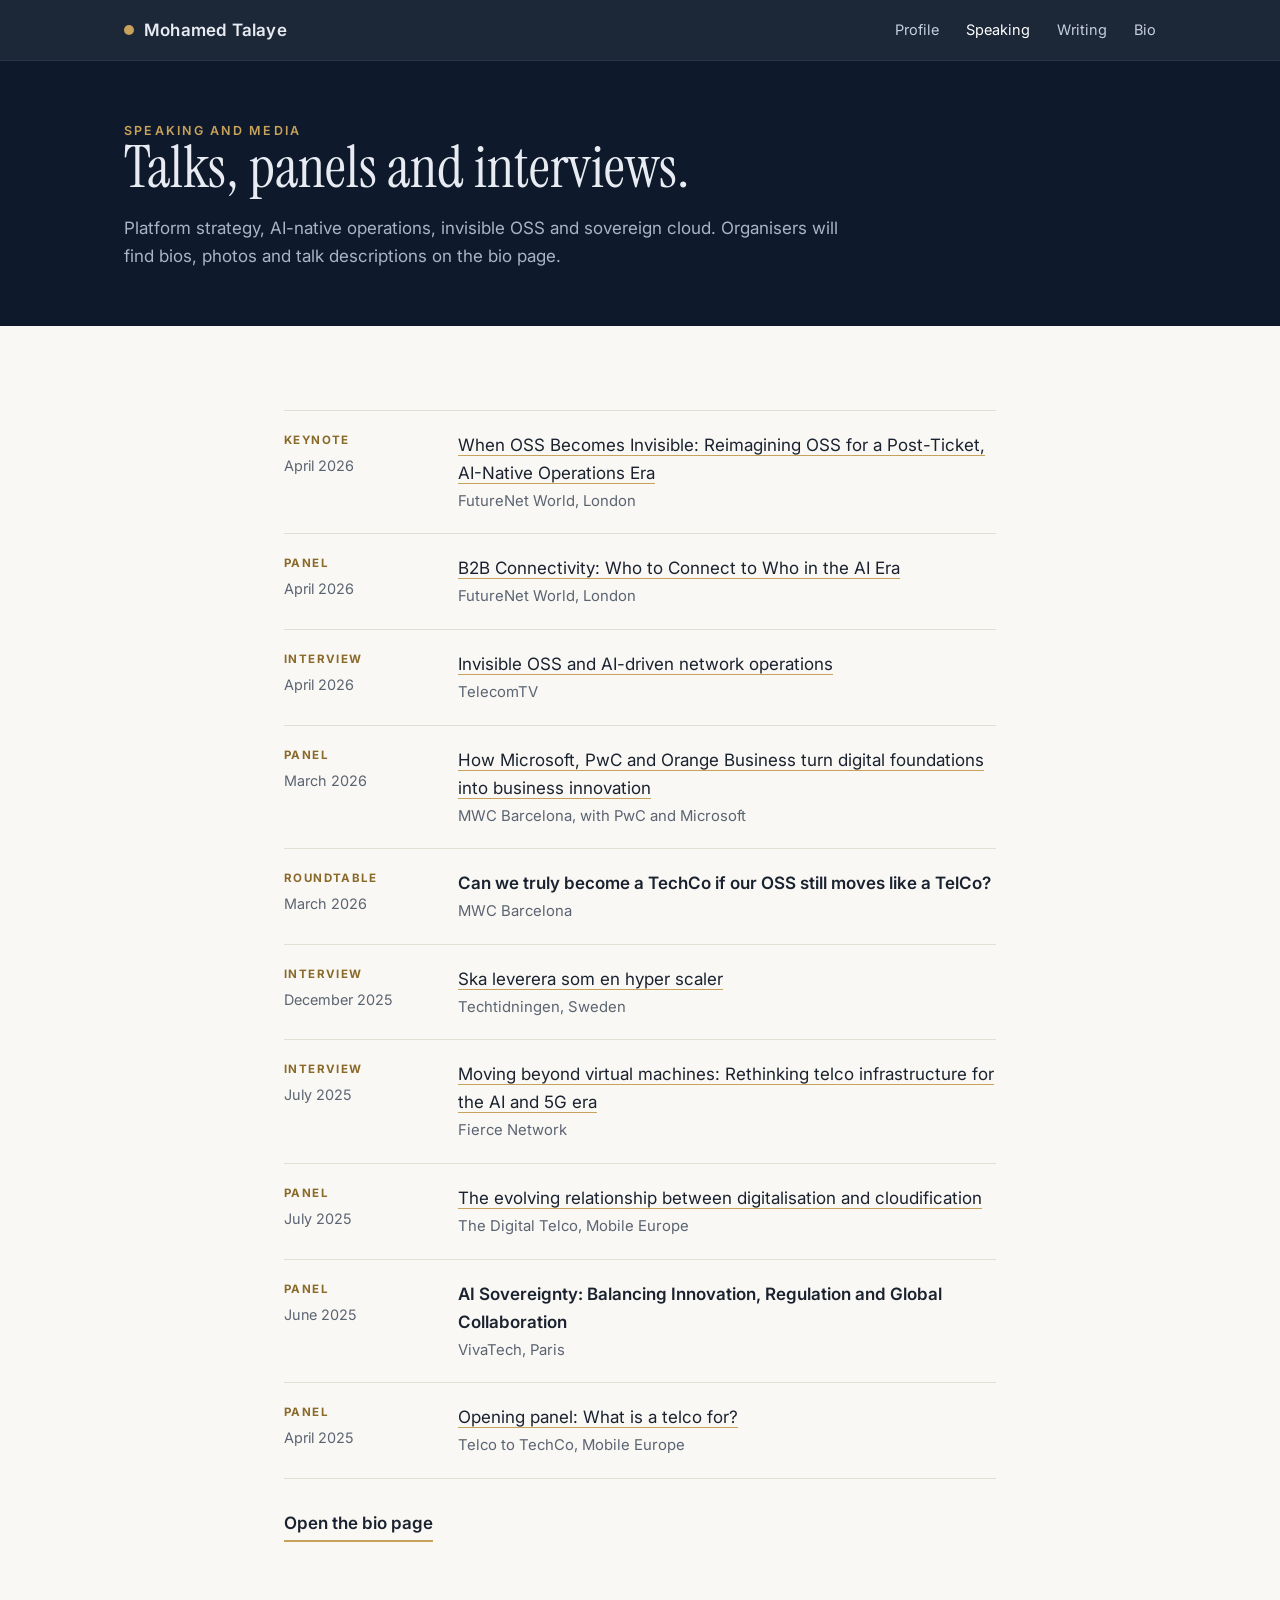
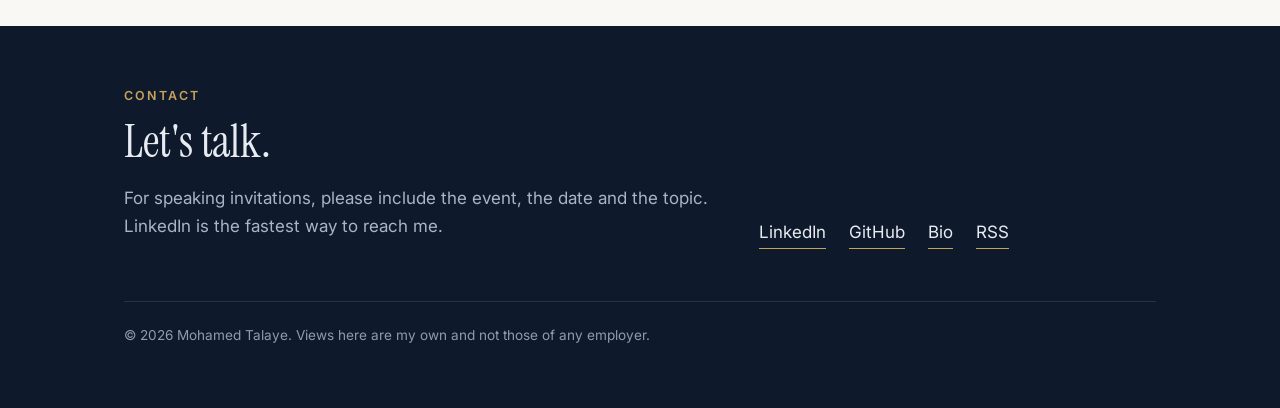
<file: speaking.html>
<!doctype html>
<html lang="en">
<head>
  <meta charset="utf-8">
  <meta name="viewport" content="width=device-width, initial-scale=1">
  <title>Mohamed Talaye | Keynotes, Panels and Interviews</title>
  <meta name="description" content="Keynotes, panels and interviews by Mohamed Talaye on platform strategy, AI-native operations, invisible OSS and sovereign cloud.">
  <meta name="author" content="Mohamed Talaye">
  <link rel="canonical" href="https://mohamedtalaye.com/speaking.html">

  <meta property="og:site_name" content="Mohamed Talaye">
  <meta property="og:type" content="website">
  <meta property="og:title" content="Mohamed Talaye | Keynotes, Panels and Interviews">
  <meta property="og:description" content="Keynotes, panels and interviews by Mohamed Talaye on platform strategy, AI-native operations, invisible OSS and sovereign cloud.">
  <meta property="og:url" content="https://mohamedtalaye.com/speaking.html">
  <meta property="og:image" content="https://mohamedtalaye.com/assets/social-card.jpg">
  <meta property="og:image:width" content="1200">
  <meta property="og:image:height" content="630">
  <meta property="og:locale" content="en_GB">
  <meta name="twitter:card" content="summary_large_image">

  <link rel="me" href="https://www.linkedin.com/in/mohamed-talaye">
  <link rel="me" href="https://github.com/Mohamed-Talaye">
  <link rel="alternate" type="application/rss+xml" title="Writing by Mohamed Talaye" href="/feed.xml">
  <link rel="icon" type="image/png" href="/assets/favicon.png">
  <link rel="apple-touch-icon" href="/assets/apple-touch-icon.png">
  <meta name="theme-color" content="#0e1a2b">

  <link rel="preconnect" href="https://fonts.googleapis.com">
  <link rel="preconnect" href="https://fonts.gstatic.com" crossorigin>
  <link rel="stylesheet" href="https://fonts.googleapis.com/css2?family=Instrument+Serif&amp;family=Inter:wght@400;600&amp;display=swap">
  <link rel="stylesheet" href="/style.css">

<script type="application/ld+json">
{
  "@context": "https://schema.org",
  "@graph": [
    {
      "@type": "WebSite",
      "@id": "https://mohamedtalaye.com/#site",
      "name": "Mohamed Talaye",
      "url": "https://mohamedtalaye.com/",
      "inLanguage": "en",
      "publisher": {
        "@id": "https://mohamedtalaye.com/#person"
      }
    },
    {
      "@type": "BreadcrumbList",
      "itemListElement": [
        {
          "@type": "ListItem",
          "position": 1,
          "name": "Home",
          "item": "https://mohamedtalaye.com/"
        },
        {
          "@type": "ListItem",
          "position": 2,
          "name": "Speaking",
          "item": "https://mohamedtalaye.com/speaking.html"
        }
      ]
    },
    {
      "@type": "Person",
      "@id": "https://mohamedtalaye.com/#person",
      "name": "Mohamed Talaye",
      "url": "https://mohamedtalaye.com/"
    }
  ]
}
</script>
</head>
<body>
<a class="skip" href="#main">Skip to content</a>

<header class="top">
  <div class="wrap">
    <a class="brand" href="/"><i></i>Mohamed Talaye</a>
    <nav aria-label="Main">
      <a href="/#profile">Profile</a>
      <a href="/speaking.html" aria-current="page">Speaking</a>
      <a href="/writing/">Writing</a>
      <a href="/bio.html">Bio</a>
    </nav>
  </div>
</header>

<main id="main">
<div class="page-head dark">
  <div class="wrap">
    <p class="eyebrow">Speaking and media</p>
    <h1>Talks, panels and interviews.</h1>
    <p>Platform strategy, AI-native operations, invisible OSS and sovereign cloud. Organisers will find bios, photos and talk descriptions on the bio page.</p>
  </div>
</div>

<section>
  <div class="wrap narrow">
    <ul class="rows">
      <li>
        <div class="when"><b>Keynote</b>April 2026</div>
        <div class="what"><a href="https://futurenetworld.net/keynote-presentation-when-oss-becomes-invisible/2026/06/" rel="noopener" target="_blank">When OSS Becomes Invisible: Reimagining OSS for a Post-Ticket, AI-Native Operations Era</a><span>FutureNet World, London</span></div>
      </li>
      <li>
        <div class="when"><b>Panel</b>April 2026</div>
        <div class="what"><a href="https://vimeo.com/1186459138" rel="noopener" target="_blank">B2B Connectivity: Who to Connect to Who in the AI Era</a><span>FutureNet World, London</span></div>
      </li>
      <li>
        <div class="when"><b>Interview</b>April 2026</div>
        <div class="what"><a href="https://www.telecomtv.com/content/ai/orange-business-and-blue-planet-on-invisible-oss-and-ai-driven-network-operations-55448/" rel="noopener" target="_blank">Invisible OSS and AI-driven network operations</a><span>TelecomTV</span></div>
      </li>
      <li>
        <div class="when"><b>Panel</b>March 2026</div>
        <div class="what"><a href="https://www.youtube.com/watch?v=epbj6QasfT4" rel="noopener" target="_blank">How Microsoft, PwC and Orange Business turn digital foundations into business innovation</a><span>MWC Barcelona, with PwC and Microsoft</span></div>
      </li>
      <li>
        <div class="when"><b>Roundtable</b>March 2026</div>
        <div class="what"><strong>Can we truly become a TechCo if our OSS still moves like a TelCo?</strong><span>MWC Barcelona</span></div>
      </li>
      <li>
        <div class="when"><b>Interview</b>December 2025</div>
        <div class="what"><a href="https://techtidningen.se/11-mohamed-talaye-orange-ska-leverera-varde-som-en-hyper-scaler/" rel="noopener" target="_blank">Ska leverera som en hyper scaler</a><span>Techtidningen, Sweden</span></div>
      </li>
      <li>
        <div class="when"><b>Interview</b>July 2025</div>
        <div class="what"><a href="https://www.fierce-network.com/cloud/cloud-native-becomes-telcos-new-baseline-after-supplier-upheavals" rel="noopener" target="_blank">Moving beyond virtual machines: Rethinking telco infrastructure for the AI and 5G era</a><span>Fierce Network</span></div>
      </li>
      <li>
        <div class="when"><b>Panel</b>July 2025</div>
        <div class="what"><a href="https://www.mobileeurope.co.uk/the-digital-telco-2025-panel-the-evolving-relationship-between-digitalisation-and-cloudification/" rel="noopener" target="_blank">The evolving relationship between digitalisation and cloudification</a><span>The Digital Telco, Mobile Europe</span></div>
      </li>
      <li>
        <div class="when"><b>Panel</b>June 2025</div>
        <div class="what"><strong>AI Sovereignty: Balancing Innovation, Regulation and Global Collaboration</strong><span>VivaTech, Paris</span></div>
      </li>
      <li>
        <div class="when"><b>Panel</b>April 2025</div>
        <div class="what"><a href="https://www.mobileeurope.co.uk/telco-to-techco-what-is-a-telco-for-and-is-differentiated-connectivity-the-answer/" rel="noopener" target="_blank">Opening panel: What is a telco for?</a><span>Telco to TechCo, Mobile Europe</span></div>
      </li>
    </ul>
    <a class="more" href="/bio.html">Open the bio page</a>
  </div>
</section>
</main>

<footer class="dark">
  <div class="wrap">
    <div class="contact">
      <div>
        <p class="eyebrow">Contact</p>
        <h2>Let's talk.</h2>
        <p class="mute">For speaking invitations, please include the event, the date and the topic. LinkedIn is the fastest way to reach me.</p>
      </div>
      <div class="links">
        <a href="https://www.linkedin.com/in/mohamed-talaye" rel="noopener me" target="_blank">LinkedIn</a>
        <a href="https://github.com/Mohamed-Talaye" rel="noopener me" target="_blank">GitHub</a>
        <a href="/bio.html">Bio</a>
        <a href="/feed.xml">RSS</a>
      </div>
    </div>
    <p class="fine">&copy; 2026 Mohamed Talaye. Views here are my own and not those of any employer.</p>
  </div>
</footer>

</body>
</html>
</file>
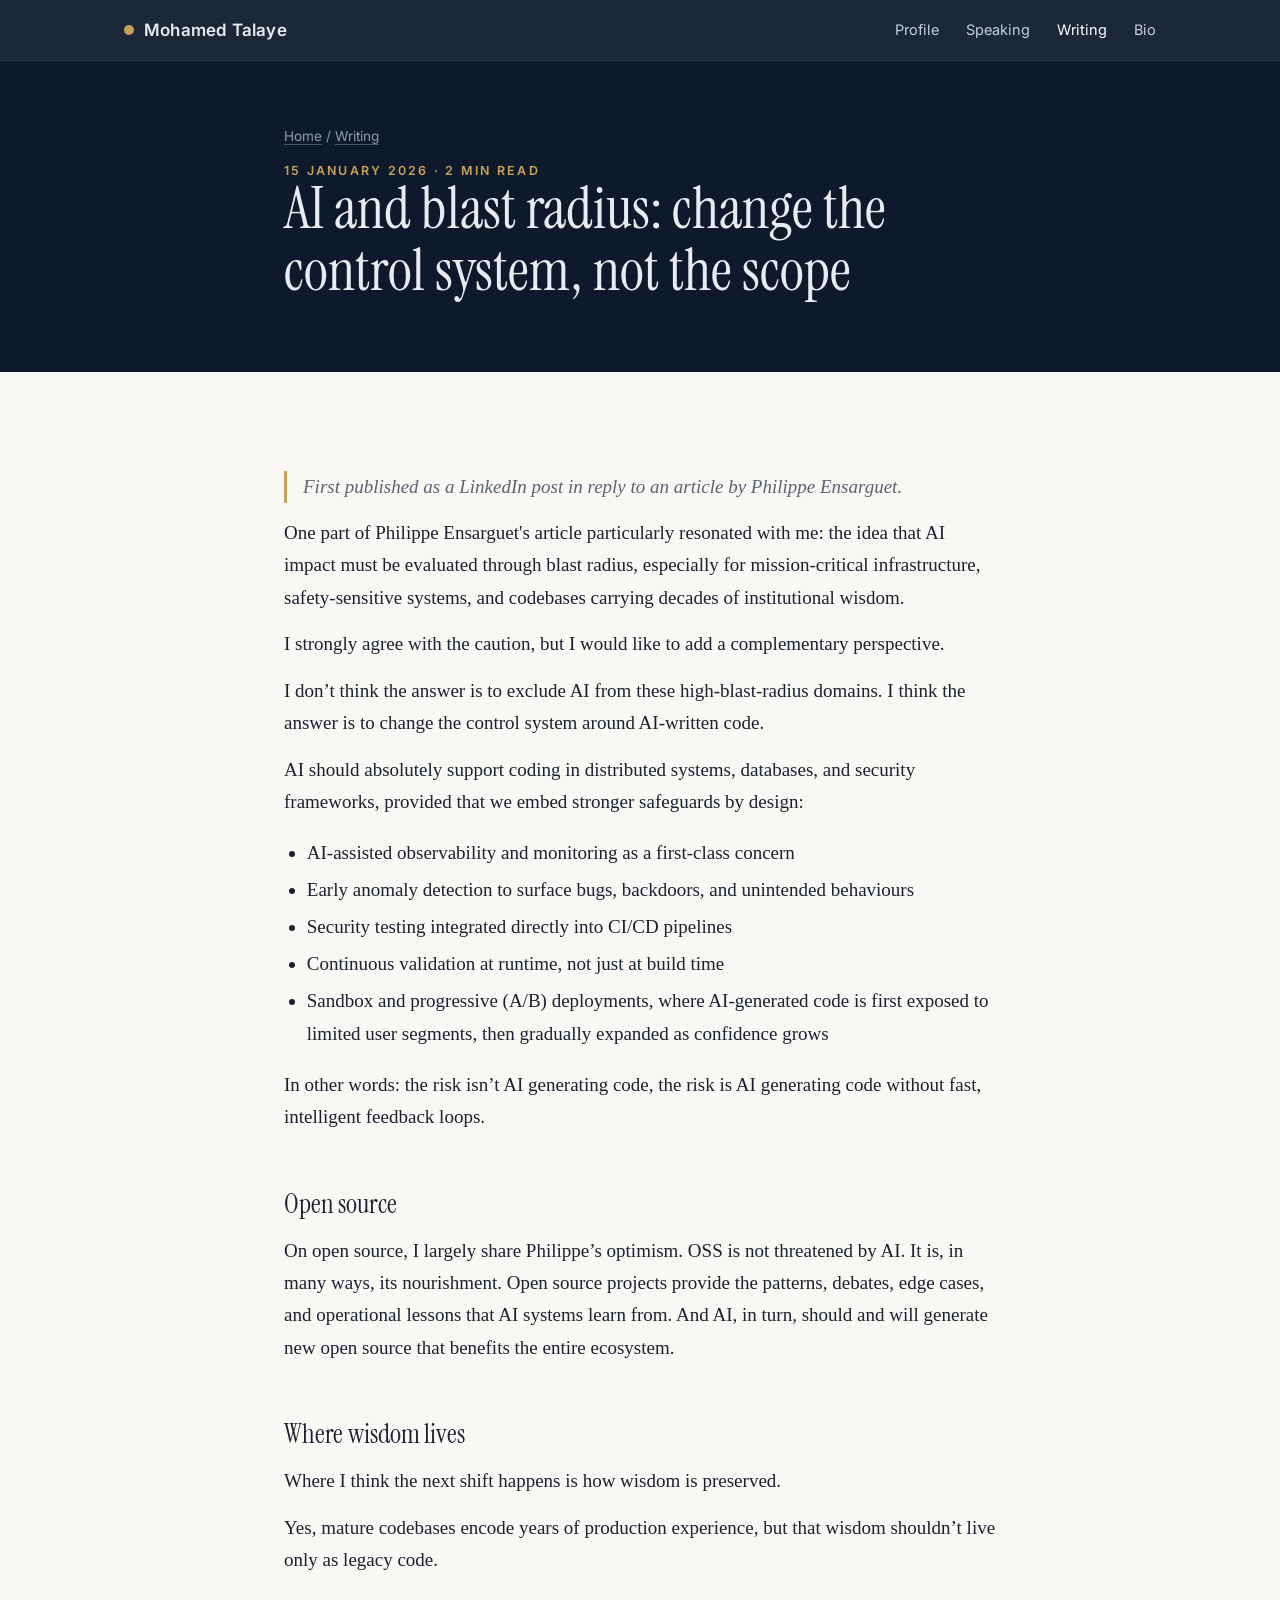
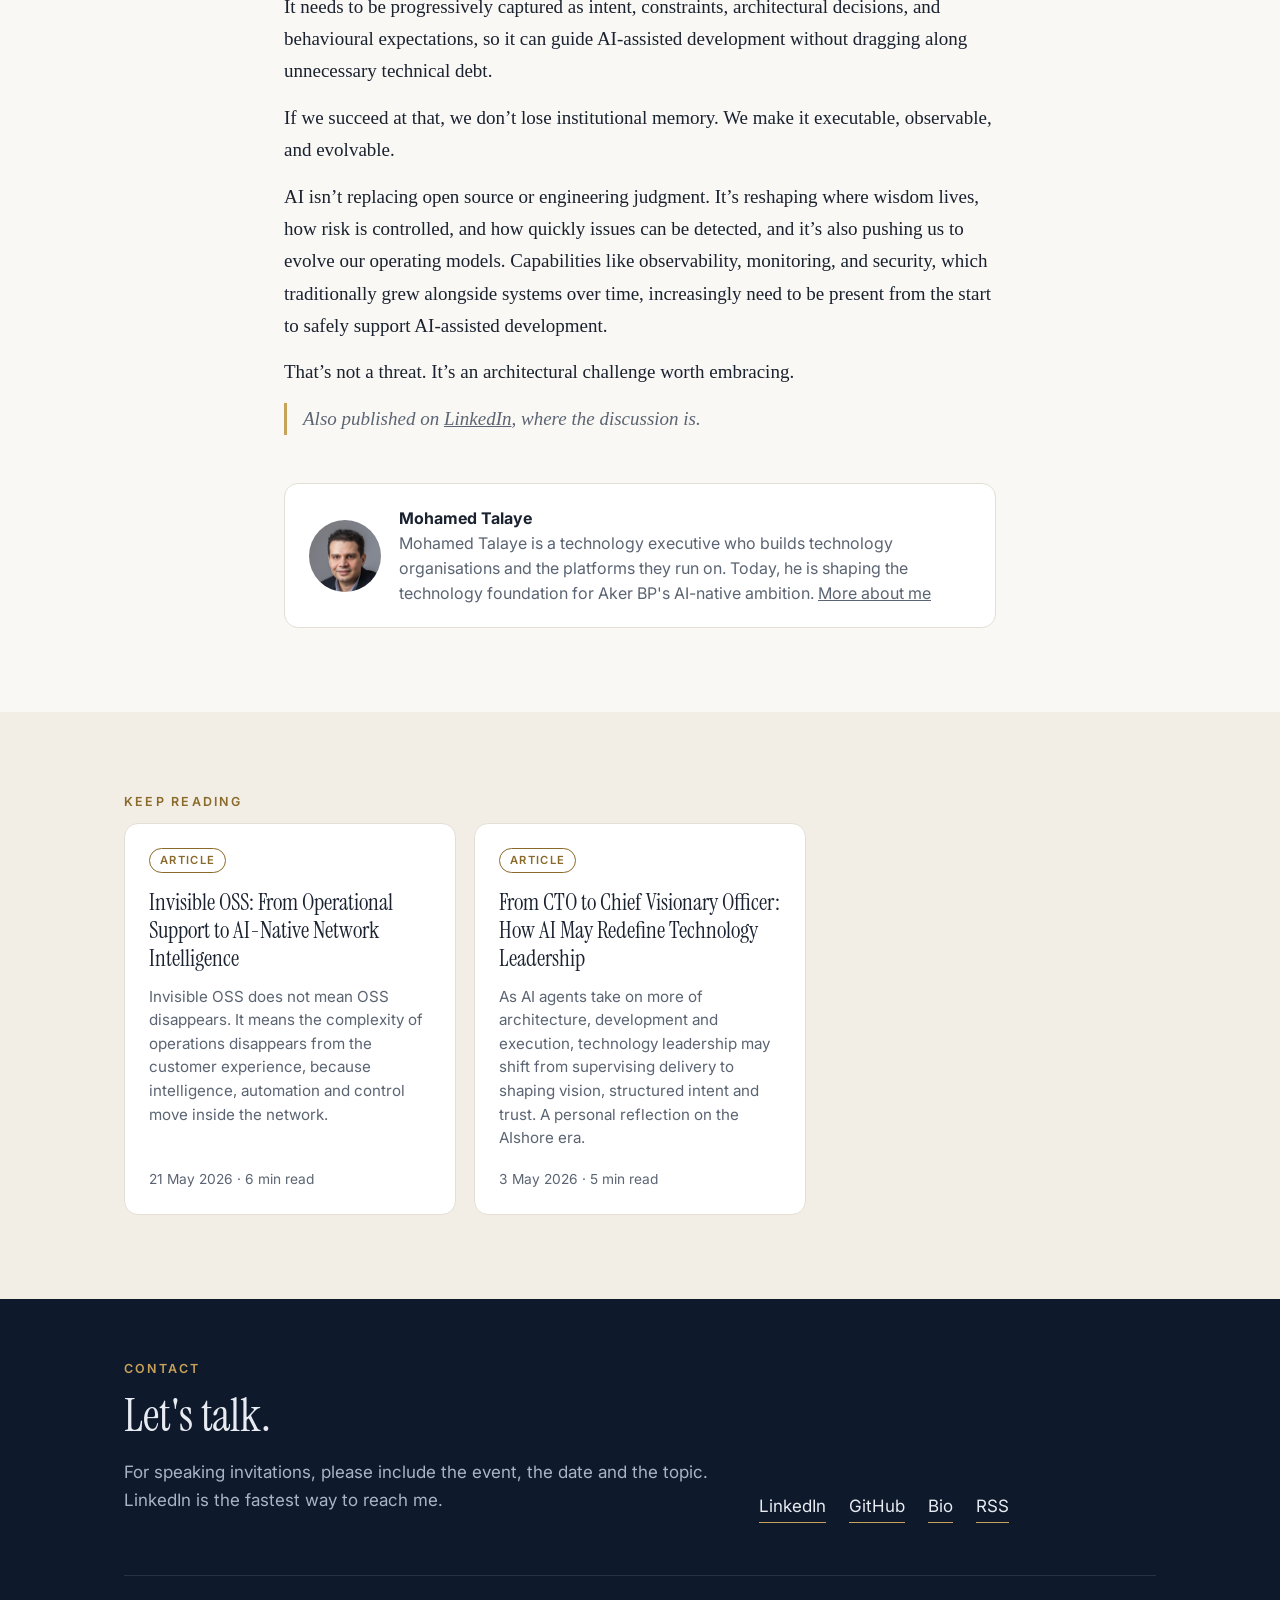
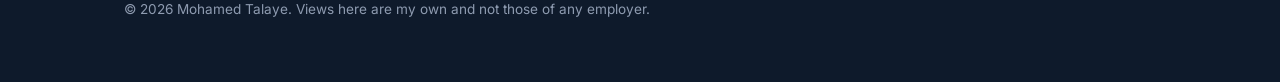
<file: writing/ai-and-blast-radius.html>
<!doctype html>
<html lang="en">
<head>
  <meta charset="utf-8">
  <meta name="viewport" content="width=device-width, initial-scale=1">
  <title>AI and blast radius: change the control system, not the scope | Mohamed Talaye</title>
  <meta name="description" content="A response to Philippe Ensarguet on AI-written code in mission-critical systems. The risk is not AI generating code. The risk is AI generating code without fast, intelligent feedback loops.">
  <meta name="author" content="Mohamed Talaye">
  <link rel="canonical" href="https://mohamedtalaye.com/writing/ai-and-blast-radius.html">

  <meta property="og:site_name" content="Mohamed Talaye">
  <meta property="og:type" content="article">
  <meta property="og:title" content="AI and blast radius: change the control system, not the scope | Mohamed Talaye">
  <meta property="og:description" content="A response to Philippe Ensarguet on AI-written code in mission-critical systems. The risk is not AI generating code. The risk is AI generating code without fast, intelligent feedback loops.">
  <meta property="og:url" content="https://mohamedtalaye.com/writing/ai-and-blast-radius.html">
  <meta property="og:image" content="https://mohamedtalaye.com/assets/social-card.jpg">
  <meta property="og:image:width" content="1200">
  <meta property="og:image:height" content="630">
  <meta property="og:locale" content="en_GB">
  <meta name="twitter:card" content="summary_large_image">
  <meta property="article:published_time" content="2026-01-15">
  <meta property="article:author" content="https://mohamedtalaye.com/">
  <link rel="me" href="https://www.linkedin.com/in/mohamed-talaye">
  <link rel="me" href="https://github.com/Mohamed-Talaye">
  <link rel="alternate" type="application/rss+xml" title="Writing by Mohamed Talaye" href="/feed.xml">
  <link rel="icon" type="image/png" href="/assets/favicon.png">
  <link rel="apple-touch-icon" href="/assets/apple-touch-icon.png">
  <meta name="theme-color" content="#0e1a2b">

  <link rel="preconnect" href="https://fonts.googleapis.com">
  <link rel="preconnect" href="https://fonts.gstatic.com" crossorigin>
  <link rel="stylesheet" href="https://fonts.googleapis.com/css2?family=Instrument+Serif&amp;family=Inter:wght@400;600&amp;display=swap">
  <link rel="stylesheet" href="/style.css">

<script type="application/ld+json">
{
  "@context": "https://schema.org",
  "@graph": [
    {
      "@type": "WebSite",
      "@id": "https://mohamedtalaye.com/#site",
      "name": "Mohamed Talaye",
      "url": "https://mohamedtalaye.com/",
      "inLanguage": "en",
      "publisher": {
        "@id": "https://mohamedtalaye.com/#person"
      }
    },
    {
      "@type": "BreadcrumbList",
      "itemListElement": [
        {
          "@type": "ListItem",
          "position": 1,
          "name": "Home",
          "item": "https://mohamedtalaye.com/"
        },
        {
          "@type": "ListItem",
          "position": 2,
          "name": "Writing",
          "item": "https://mohamedtalaye.com/writing/"
        },
        {
          "@type": "ListItem",
          "position": 3,
          "name": "AI and blast radius: change the control system, not the scope",
          "item": "https://mohamedtalaye.com/writing/ai-and-blast-radius.html"
        }
      ]
    },
    {
      "@type": "BlogPosting",
      "@id": "https://mohamedtalaye.com/writing/ai-and-blast-radius.html#article",
      "headline": "AI and blast radius: change the control system, not the scope",
      "description": "A response to Philippe Ensarguet on AI-written code in mission-critical systems. The risk is not AI generating code. The risk is AI generating code without fast, intelligent feedback loops.",
      "datePublished": "2026-01-15T09:00:00+01:00",
      "dateModified": "2026-01-15T09:00:00+01:00",
      "inLanguage": "en",
      "image": "https://mohamedtalaye.com/assets/social-card.jpg",
      "mainEntityOfPage": "https://mohamedtalaye.com/writing/ai-and-blast-radius.html",
      "wordCount": 378,
      "author": {
        "@id": "https://mohamedtalaye.com/#person"
      },
      "publisher": {
        "@id": "https://mohamedtalaye.com/#person"
      },
      "sameAs": "https://www.linkedin.com/feed/update/urn:li:activity:7417683282173042688/"
    },
    {
      "@type": "Person",
      "@id": "https://mohamedtalaye.com/#person",
      "name": "Mohamed Talaye",
      "url": "https://mohamedtalaye.com/",
      "image": "https://mohamedtalaye.com/assets/mohamed-talaye.jpg",
      "sameAs": [
        "https://www.linkedin.com/in/mohamed-talaye",
        "https://github.com/Mohamed-Talaye",
        "https://futurenetworld.net/profile/mohamed-talaye/"
      ]
    }
  ]
}
</script>
</head>
<body>
<a class="skip" href="#main">Skip to content</a>

<header class="top">
  <div class="wrap">
    <a class="brand" href="/"><i></i>Mohamed Talaye</a>
    <nav aria-label="Main">
      <a href="/#profile">Profile</a>
      <a href="/speaking.html">Speaking</a>
      <a href="/writing/" aria-current="page">Writing</a>
      <a href="/bio.html">Bio</a>
    </nav>
  </div>
</header>

<main id="main">
<div class="page-head dark">
  <div class="wrap narrow">
    <p class="crumbs"><a href="/">Home</a> / <a href="/writing/">Writing</a></p>
    <p class="eyebrow">15 January 2026 · 2 min read</p>
    <h1>AI and blast radius: change the control system, not the scope</h1>
  </div>
</div>

<section>
  <div class="wrap narrow">
    <article>
      <p class="note">First published as a LinkedIn post in reply to an article by Philippe Ensarguet.</p>
<p>One part of Philippe Ensarguet&#x27;s article particularly resonated with me: the idea that AI impact must be evaluated through blast radius, especially for mission-critical infrastructure, safety-sensitive systems, and codebases carrying decades of institutional wisdom.</p>
<p>I strongly agree with the caution, but I would like to add a complementary perspective.</p>
<p>I don’t think the answer is to exclude AI from these high-blast-radius domains. I think the answer is to change the control system around AI-written code.</p>
<p>AI should absolutely support coding in distributed systems, databases, and security frameworks, provided that we embed stronger safeguards by design:</p>
<ul>
  <li>AI-assisted observability and monitoring as a first-class concern</li>
  <li>Early anomaly detection to surface bugs, backdoors, and unintended behaviours</li>
  <li>Security testing integrated directly into CI/CD pipelines</li>
  <li>Continuous validation at runtime, not just at build time</li>
  <li>Sandbox and progressive (A/B) deployments, where AI-generated code is first exposed to limited user segments, then gradually expanded as confidence grows</li>
</ul>
<p>In other words: the risk isn’t AI generating code, the risk is AI generating code without fast, intelligent feedback loops.</p>
<h2>Open source</h2>
<p>On open source, I largely share Philippe’s optimism. OSS is not threatened by AI. It is, in many ways, its nourishment. Open source projects provide the patterns, debates, edge cases, and operational lessons that AI systems learn from. And AI, in turn, should and will generate new open source that benefits the entire ecosystem.</p>
<h2>Where wisdom lives</h2>
<p>Where I think the next shift happens is how wisdom is preserved.</p>
<p>Yes, mature codebases encode years of production experience, but that wisdom shouldn’t live only as legacy code.</p>
<p>It needs to be progressively captured as intent, constraints, architectural decisions, and behavioural expectations, so it can guide AI-assisted development without dragging along unnecessary technical debt.</p>
<p>If we succeed at that, we don’t lose institutional memory. We make it executable, observable, and evolvable.</p>
<p>AI isn’t replacing open source or engineering judgment. It’s reshaping where wisdom lives, how risk is controlled, and how quickly issues can be detected, and it’s also pushing us to evolve our operating models. Capabilities like observability, monitoring, and security, which traditionally grew alongside systems over time, increasingly need to be present from the start to safely support AI-assisted development.</p>
<p>That’s not a threat. It’s an architectural challenge worth embracing.</p>
      <p class="note">Also published on <a href="https://www.linkedin.com/feed/update/urn:li:activity:7417683282173042688/" rel="noopener" target="_blank">LinkedIn</a>, where the discussion is.</p>
    </article>
    <div class="author">
      <img src="/assets/mohamed-talaye.jpg" alt="Mohamed Talaye" width="72" height="72" loading="lazy">
      <p><strong>Mohamed Talaye</strong>Mohamed Talaye is a technology executive who builds technology organisations and the platforms they run on. Today, he is shaping the technology foundation for Aker BP&#x27;s AI-native ambition. <a href="/">More about me</a></p>
    </div>
  </div>
</section>

<section class="tint">
  <div class="wrap">
    <p class="eyebrow">Keep reading</p>
    <div class="cards">
      <a class="card" href="/writing/invisible-oss.html">
        <span class="tag">Article</span>
        <h3>Invisible OSS: From Operational Support to AI-Native Network Intelligence</h3>
        <p>Invisible OSS does not mean OSS disappears. It means the complexity of operations disappears from the customer experience, because intelligence, automation and control move inside the network.</p>
        <span class="foot"><time datetime="2026-05-21">21 May 2026</time> · 6 min read</span>
      </a>
      <a class="card" href="/writing/cto-to-chief-visionary-officer.html">
        <span class="tag">Article</span>
        <h3>From CTO to Chief Visionary Officer: How AI May Redefine Technology Leadership</h3>
        <p>As AI agents take on more of architecture, development and execution, technology leadership may shift from supervising delivery to shaping vision, structured intent and trust. A personal reflection on the AIshore era.</p>
        <span class="foot"><time datetime="2026-05-03">3 May 2026</time> · 5 min read</span>
      </a>
    </div>
  </div>
</section>
</main>

<footer class="dark">
  <div class="wrap">
    <div class="contact">
      <div>
        <p class="eyebrow">Contact</p>
        <h2>Let's talk.</h2>
        <p class="mute">For speaking invitations, please include the event, the date and the topic. LinkedIn is the fastest way to reach me.</p>
      </div>
      <div class="links">
        <a href="https://www.linkedin.com/in/mohamed-talaye" rel="noopener me" target="_blank">LinkedIn</a>
        <a href="https://github.com/Mohamed-Talaye" rel="noopener me" target="_blank">GitHub</a>
        <a href="/bio.html">Bio</a>
        <a href="/feed.xml">RSS</a>
      </div>
    </div>
    <p class="fine">&copy; 2026 Mohamed Talaye. Views here are my own and not those of any employer.</p>
  </div>
</footer>

</body>
</html>
</file>
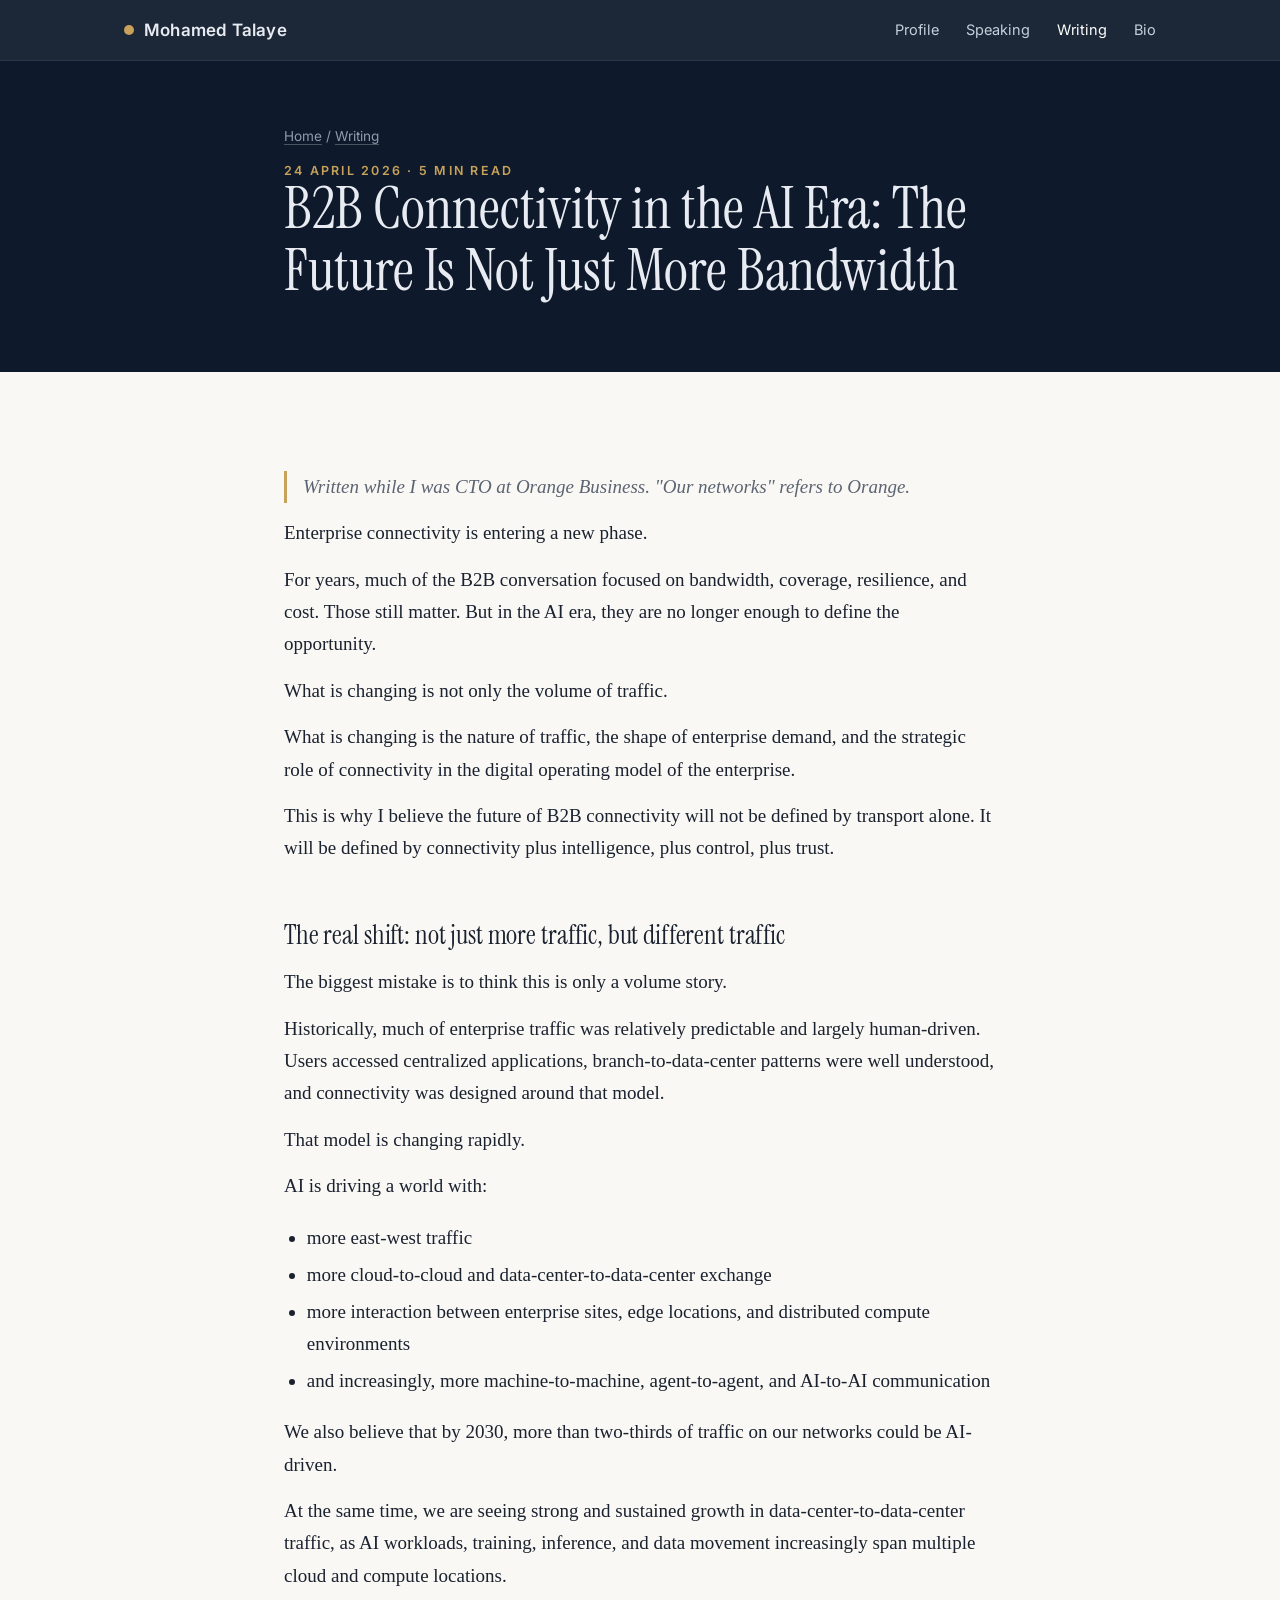
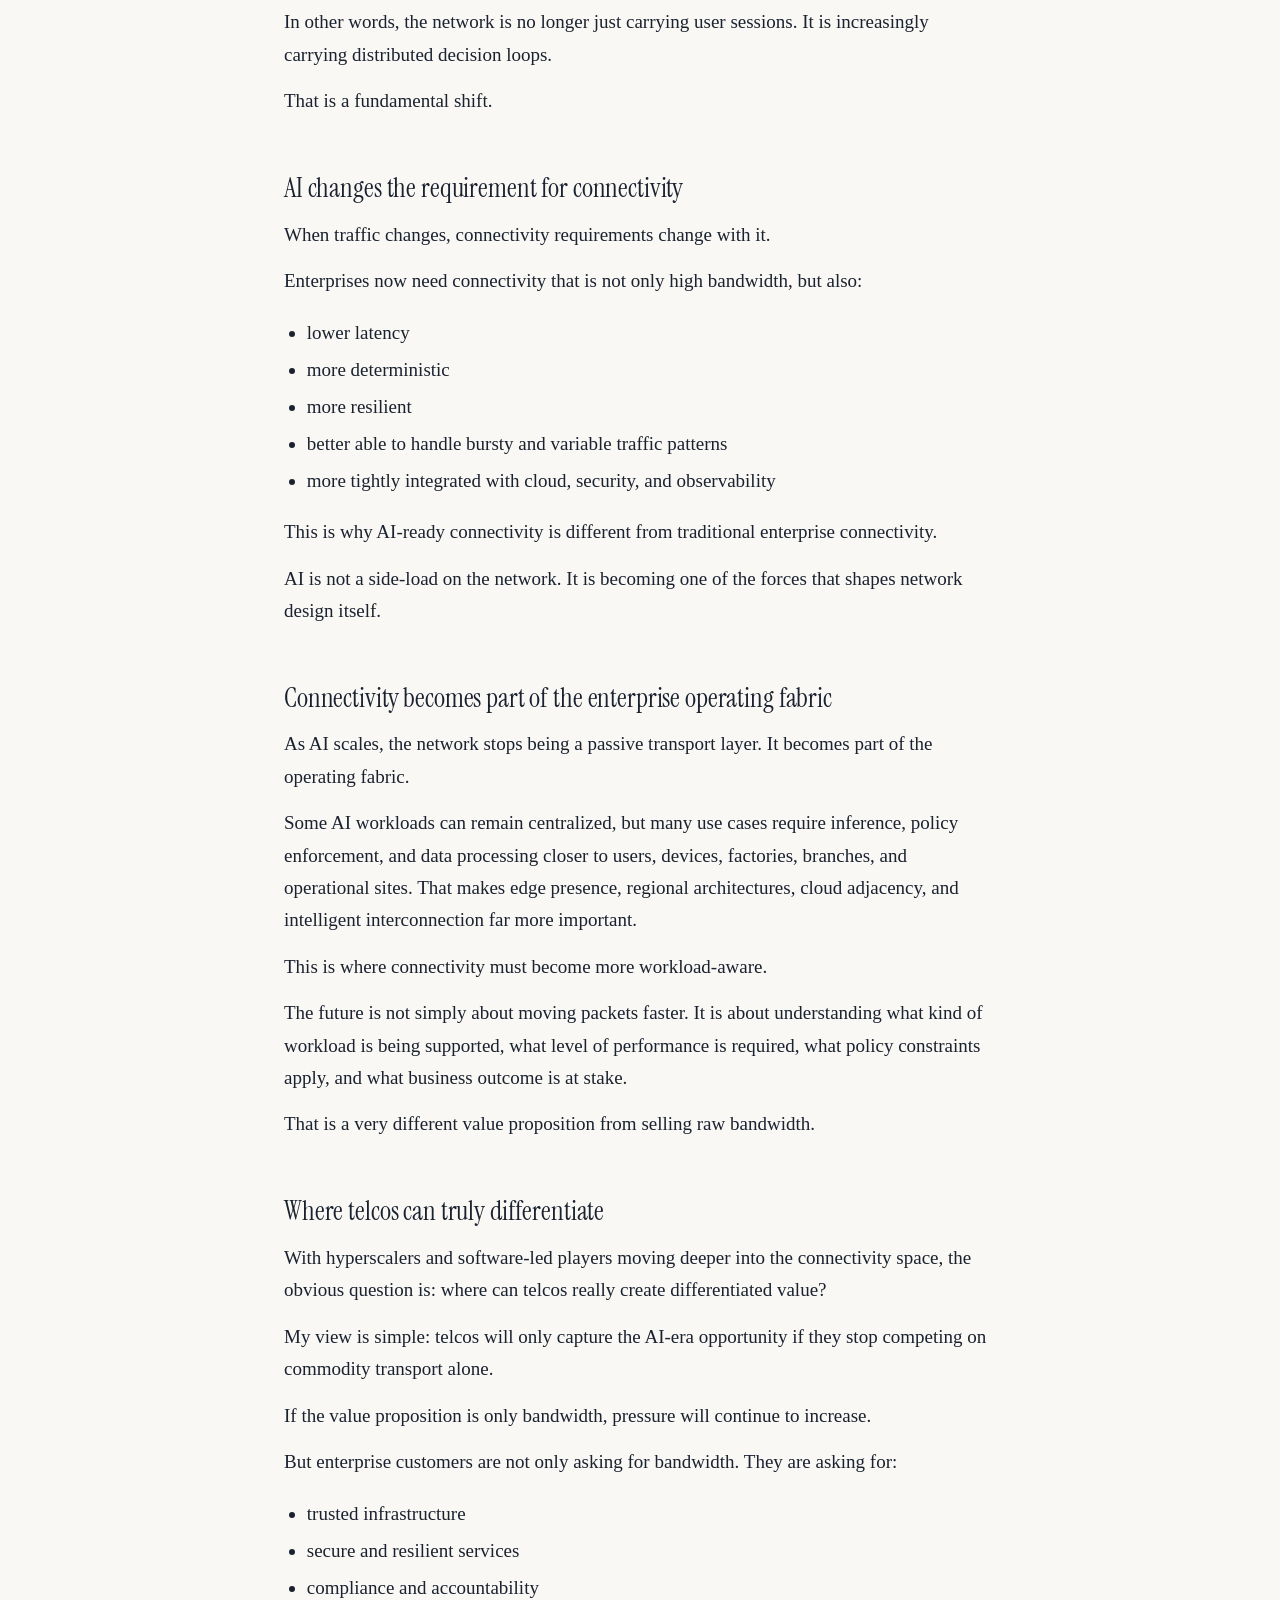
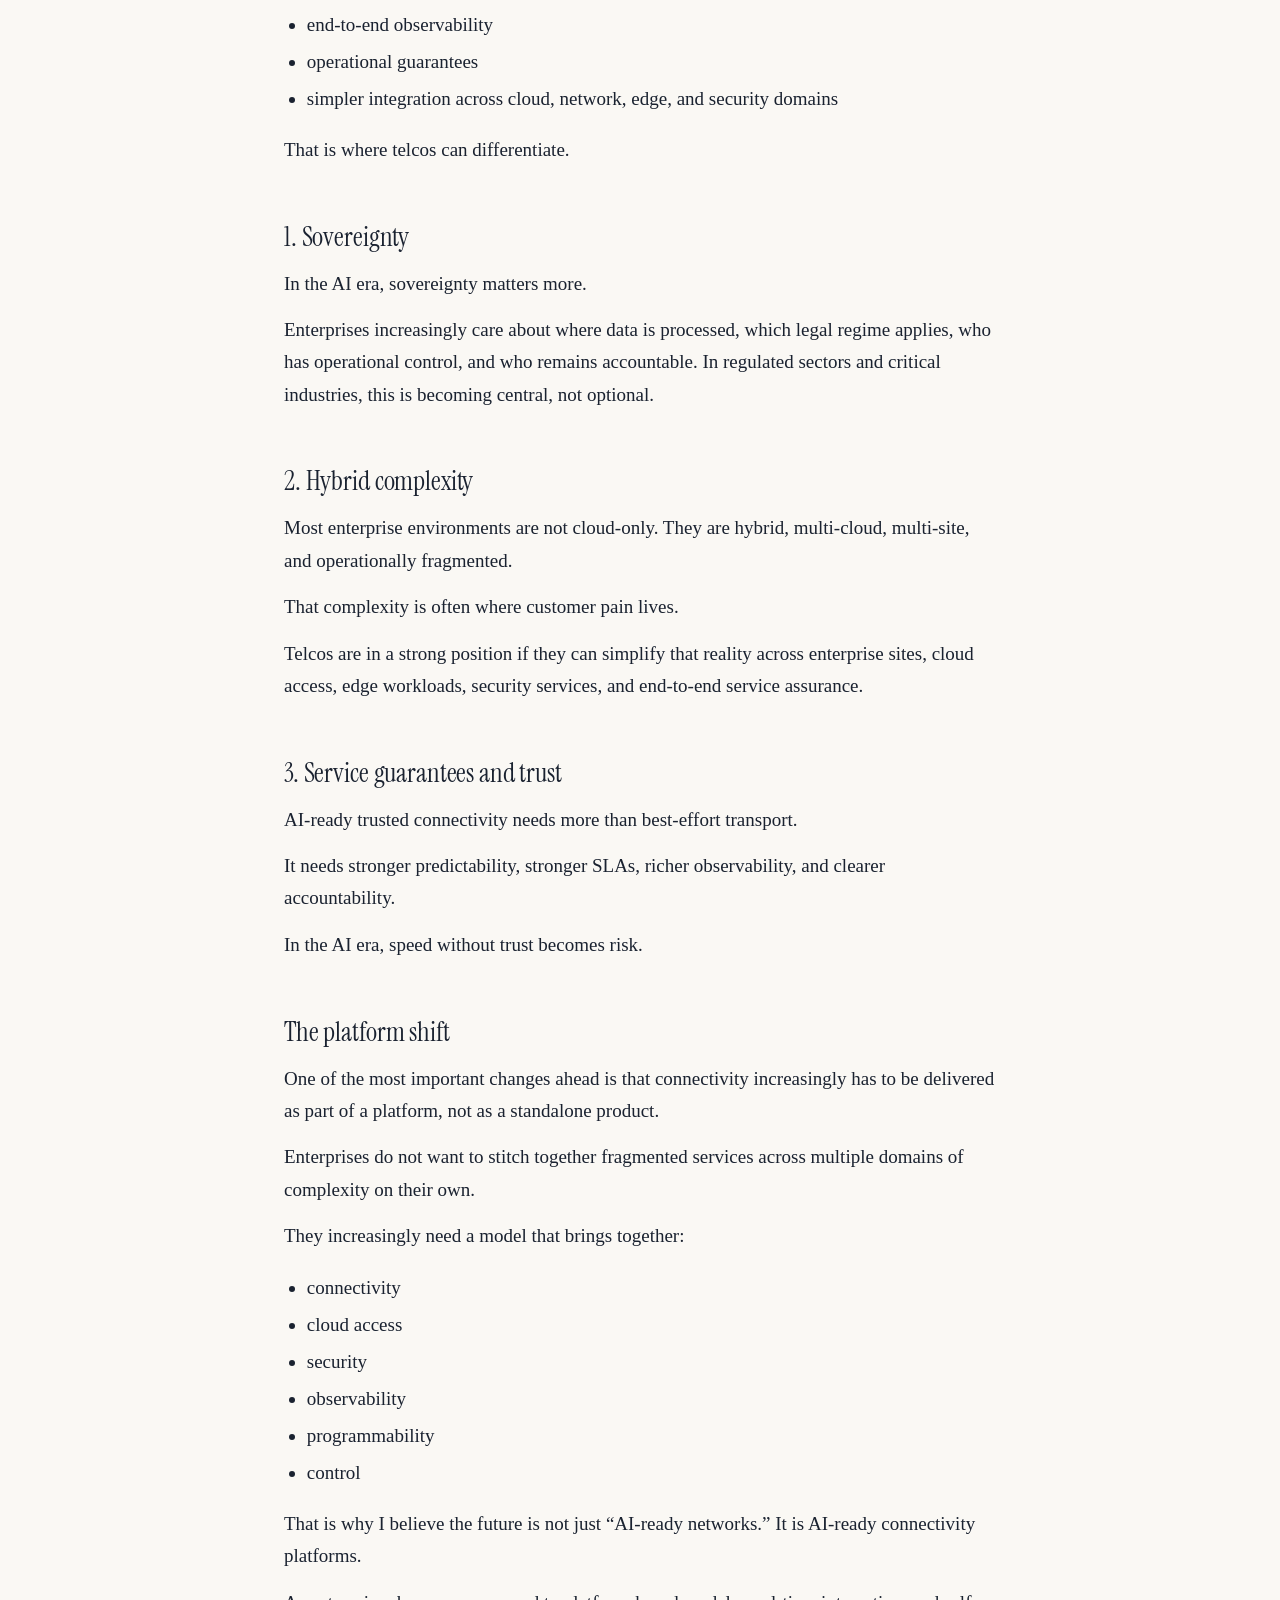
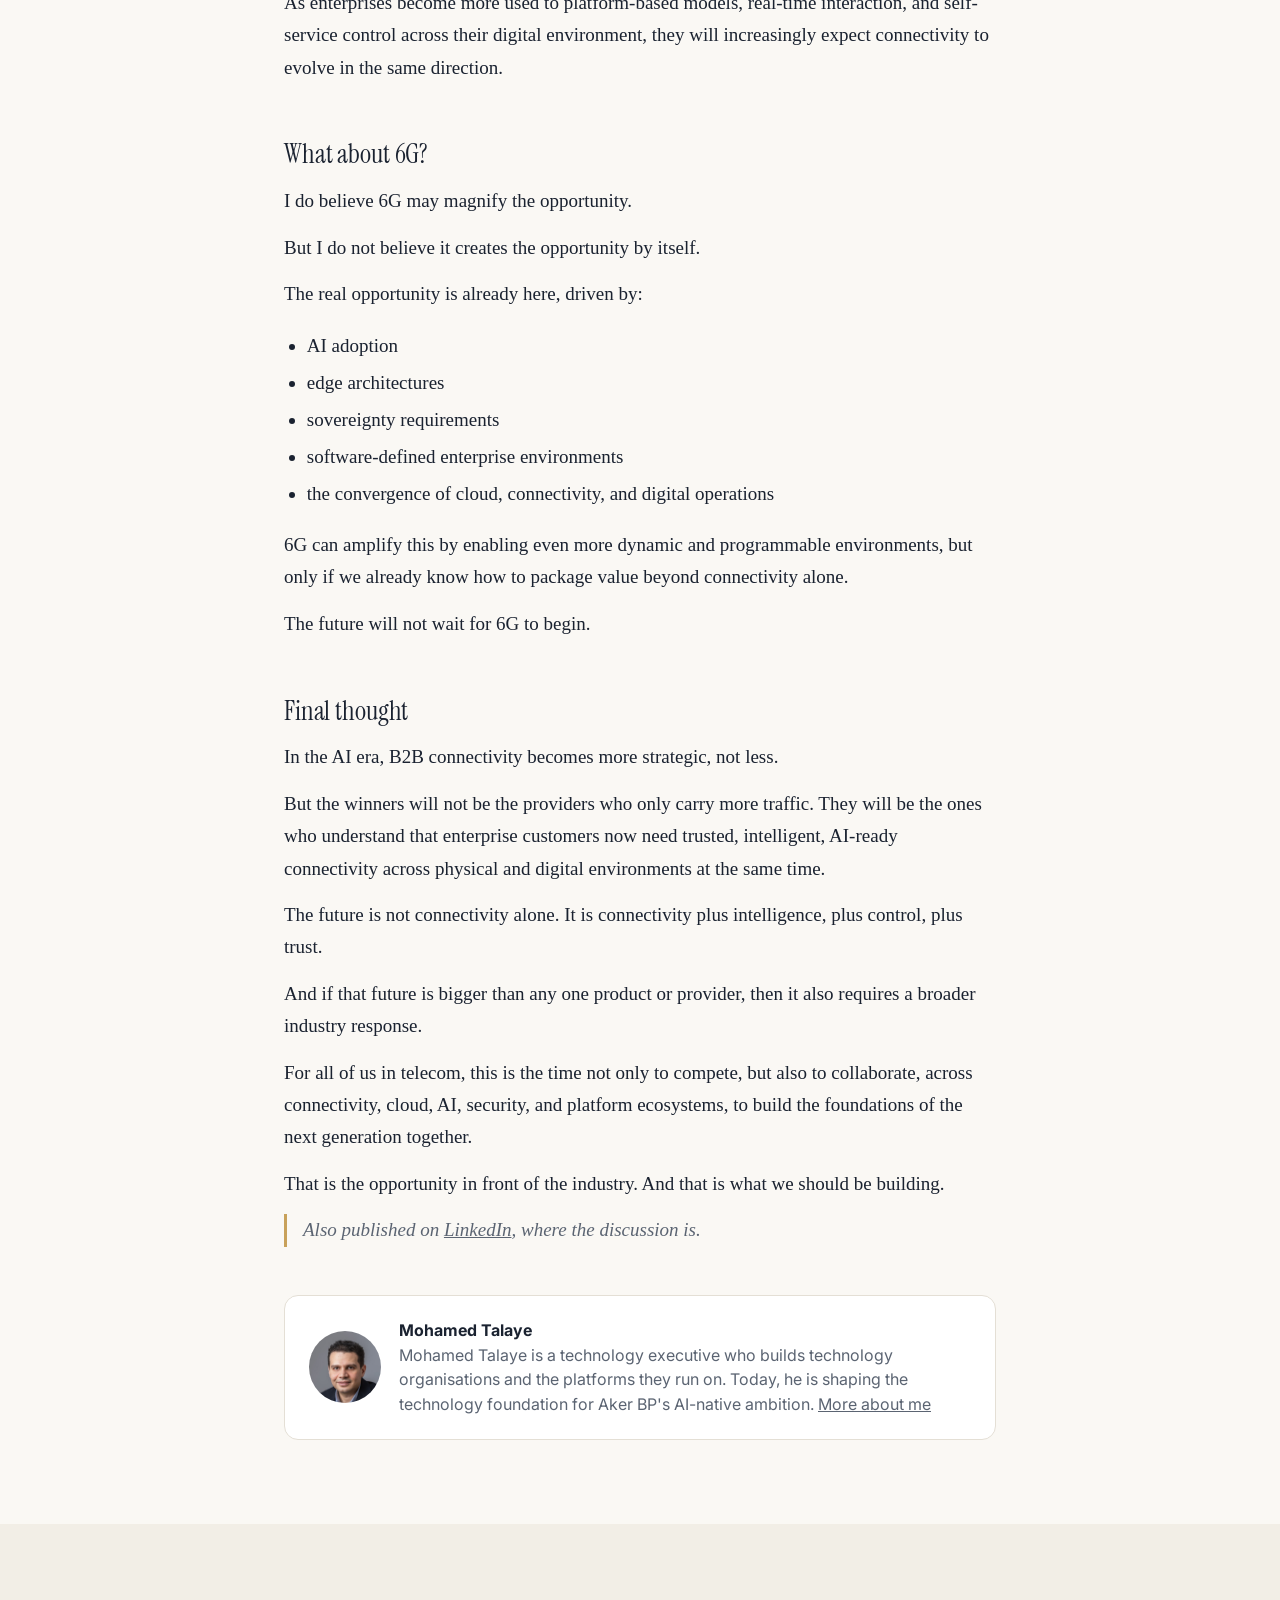
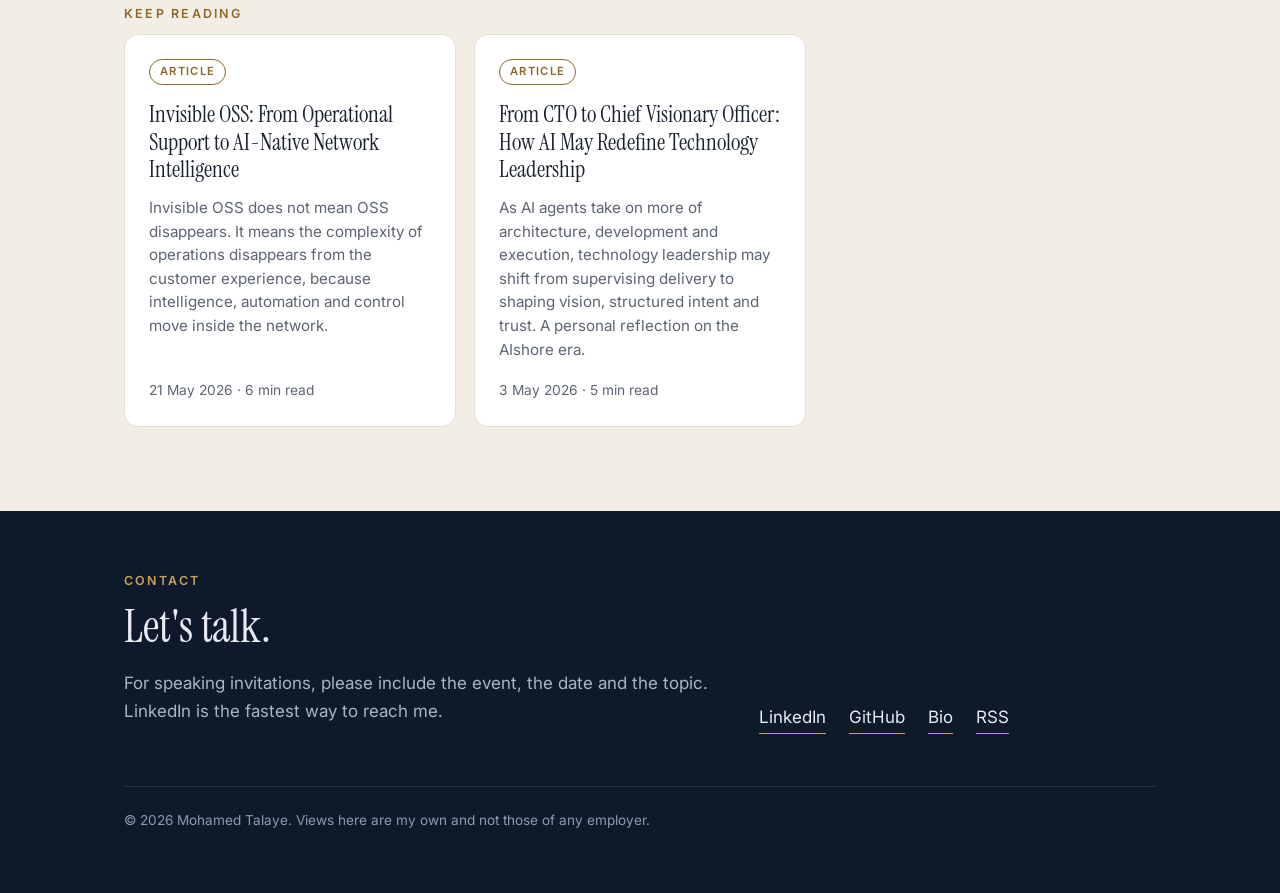
<file: writing/b2b-connectivity-ai-era.html>
<!doctype html>
<html lang="en">
<head>
  <meta charset="utf-8">
  <meta name="viewport" content="width=device-width, initial-scale=1">
  <title>B2B Connectivity in the AI Era: The Future Is Not Just More Bandwidth | Mohamed Talaye</title>
  <meta name="description" content="AI changes the nature of enterprise traffic, not only its volume. The future of B2B connectivity is connectivity plus intelligence, plus control, plus trust, delivered as a platform.">
  <meta name="author" content="Mohamed Talaye">
  <link rel="canonical" href="https://mohamedtalaye.com/writing/b2b-connectivity-ai-era.html">

  <meta property="og:site_name" content="Mohamed Talaye">
  <meta property="og:type" content="article">
  <meta property="og:title" content="B2B Connectivity in the AI Era: The Future Is Not Just More Bandwidth | Mohamed Talaye">
  <meta property="og:description" content="AI changes the nature of enterprise traffic, not only its volume. The future of B2B connectivity is connectivity plus intelligence, plus control, plus trust, delivered as a platform.">
  <meta property="og:url" content="https://mohamedtalaye.com/writing/b2b-connectivity-ai-era.html">
  <meta property="og:image" content="https://mohamedtalaye.com/assets/social-card.jpg">
  <meta property="og:image:width" content="1200">
  <meta property="og:image:height" content="630">
  <meta property="og:locale" content="en_GB">
  <meta name="twitter:card" content="summary_large_image">
  <meta property="article:published_time" content="2026-04-24">
  <meta property="article:author" content="https://mohamedtalaye.com/">
  <link rel="me" href="https://www.linkedin.com/in/mohamed-talaye">
  <link rel="me" href="https://github.com/Mohamed-Talaye">
  <link rel="alternate" type="application/rss+xml" title="Writing by Mohamed Talaye" href="/feed.xml">
  <link rel="icon" type="image/png" href="/assets/favicon.png">
  <link rel="apple-touch-icon" href="/assets/apple-touch-icon.png">
  <meta name="theme-color" content="#0e1a2b">

  <link rel="preconnect" href="https://fonts.googleapis.com">
  <link rel="preconnect" href="https://fonts.gstatic.com" crossorigin>
  <link rel="stylesheet" href="https://fonts.googleapis.com/css2?family=Instrument+Serif&amp;family=Inter:wght@400;600&amp;display=swap">
  <link rel="stylesheet" href="/style.css">

<script type="application/ld+json">
{
  "@context": "https://schema.org",
  "@graph": [
    {
      "@type": "WebSite",
      "@id": "https://mohamedtalaye.com/#site",
      "name": "Mohamed Talaye",
      "url": "https://mohamedtalaye.com/",
      "inLanguage": "en",
      "publisher": {
        "@id": "https://mohamedtalaye.com/#person"
      }
    },
    {
      "@type": "BreadcrumbList",
      "itemListElement": [
        {
          "@type": "ListItem",
          "position": 1,
          "name": "Home",
          "item": "https://mohamedtalaye.com/"
        },
        {
          "@type": "ListItem",
          "position": 2,
          "name": "Writing",
          "item": "https://mohamedtalaye.com/writing/"
        },
        {
          "@type": "ListItem",
          "position": 3,
          "name": "B2B Connectivity in the AI Era: The Future Is Not Just More Bandwidth",
          "item": "https://mohamedtalaye.com/writing/b2b-connectivity-ai-era.html"
        }
      ]
    },
    {
      "@type": "BlogPosting",
      "@id": "https://mohamedtalaye.com/writing/b2b-connectivity-ai-era.html#article",
      "headline": "B2B Connectivity in the AI Era: The Future Is Not Just More Bandwidth",
      "description": "AI changes the nature of enterprise traffic, not only its volume. The future of B2B connectivity is connectivity plus intelligence, plus control, plus trust, delivered as a platform.",
      "datePublished": "2026-04-24T09:00:00+01:00",
      "dateModified": "2026-04-24T09:00:00+01:00",
      "inLanguage": "en",
      "image": "https://mohamedtalaye.com/assets/social-card.jpg",
      "mainEntityOfPage": "https://mohamedtalaye.com/writing/b2b-connectivity-ai-era.html",
      "wordCount": 1046,
      "author": {
        "@id": "https://mohamedtalaye.com/#person"
      },
      "publisher": {
        "@id": "https://mohamedtalaye.com/#person"
      },
      "sameAs": "https://www.linkedin.com/pulse/b2b-connectivity-ai-era-future-just-more-bandwidth-mohamed-talaye-bmjge"
    },
    {
      "@type": "Person",
      "@id": "https://mohamedtalaye.com/#person",
      "name": "Mohamed Talaye",
      "url": "https://mohamedtalaye.com/",
      "image": "https://mohamedtalaye.com/assets/mohamed-talaye.jpg",
      "sameAs": [
        "https://www.linkedin.com/in/mohamed-talaye",
        "https://github.com/Mohamed-Talaye",
        "https://futurenetworld.net/profile/mohamed-talaye/"
      ]
    }
  ]
}
</script>
</head>
<body>
<a class="skip" href="#main">Skip to content</a>

<header class="top">
  <div class="wrap">
    <a class="brand" href="/"><i></i>Mohamed Talaye</a>
    <nav aria-label="Main">
      <a href="/#profile">Profile</a>
      <a href="/speaking.html">Speaking</a>
      <a href="/writing/" aria-current="page">Writing</a>
      <a href="/bio.html">Bio</a>
    </nav>
  </div>
</header>

<main id="main">
<div class="page-head dark">
  <div class="wrap narrow">
    <p class="crumbs"><a href="/">Home</a> / <a href="/writing/">Writing</a></p>
    <p class="eyebrow">24 April 2026 · 5 min read</p>
    <h1>B2B Connectivity in the AI Era: The Future Is Not Just More Bandwidth</h1>
  </div>
</div>

<section>
  <div class="wrap narrow">
    <article>
      <p class="note">Written while I was CTO at Orange Business. &quot;Our networks&quot; refers to Orange.</p>
<p>Enterprise connectivity is entering a new phase.</p>
<p>For years, much of the B2B conversation focused on bandwidth, coverage, resilience, and cost. Those still matter. But in the AI era, they are no longer enough to define the opportunity.</p>
<p>What is changing is not only the volume of traffic.</p>
<p>What is changing is the nature of traffic, the shape of enterprise demand, and the strategic role of connectivity in the digital operating model of the enterprise.</p>
<p>This is why I believe the future of B2B connectivity will not be defined by transport alone. It will be defined by connectivity plus intelligence, plus control, plus trust.</p>
<h2>The real shift: not just more traffic, but different traffic</h2>
<p>The biggest mistake is to think this is only a volume story.</p>
<p>Historically, much of enterprise traffic was relatively predictable and largely human-driven. Users accessed centralized applications, branch-to-data-center patterns were well understood, and connectivity was designed around that model.</p>
<p>That model is changing rapidly.</p>
<p>AI is driving a world with:</p>
<ul>
  <li>more east-west traffic</li>
  <li>more cloud-to-cloud and data-center-to-data-center exchange</li>
  <li>more interaction between enterprise sites, edge locations, and distributed compute environments</li>
  <li>and increasingly, more machine-to-machine, agent-to-agent, and AI-to-AI communication</li>
</ul>
<p>We also believe that by 2030, more than two-thirds of traffic on our networks could be AI-driven.</p>
<p>At the same time, we are seeing strong and sustained growth in data-center-to-data-center traffic, as AI workloads, training, inference, and data movement increasingly span multiple cloud and compute locations.</p>
<p>In other words, the network is no longer just carrying user sessions. It is increasingly carrying distributed decision loops.</p>
<p>That is a fundamental shift.</p>
<h2>AI changes the requirement for connectivity</h2>
<p>When traffic changes, connectivity requirements change with it.</p>
<p>Enterprises now need connectivity that is not only high bandwidth, but also:</p>
<ul>
  <li>lower latency</li>
  <li>more deterministic</li>
  <li>more resilient</li>
  <li>better able to handle bursty and variable traffic patterns</li>
  <li>more tightly integrated with cloud, security, and observability</li>
</ul>
<p>This is why AI-ready connectivity is different from traditional enterprise connectivity.</p>
<p>AI is not a side-load on the network. It is becoming one of the forces that shapes network design itself.</p>
<h2>Connectivity becomes part of the enterprise operating fabric</h2>
<p>As AI scales, the network stops being a passive transport layer. It becomes part of the operating fabric.</p>
<p>Some AI workloads can remain centralized, but many use cases require inference, policy enforcement, and data processing closer to users, devices, factories, branches, and operational sites. That makes edge presence, regional architectures, cloud adjacency, and intelligent interconnection far more important.</p>
<p>This is where connectivity must become more workload-aware.</p>
<p>The future is not simply about moving packets faster. It is about understanding what kind of workload is being supported, what level of performance is required, what policy constraints apply, and what business outcome is at stake.</p>
<p>That is a very different value proposition from selling raw bandwidth.</p>
<h2>Where telcos can truly differentiate</h2>
<p>With hyperscalers and software-led players moving deeper into the connectivity space, the obvious question is: where can telcos really create differentiated value?</p>
<p>My view is simple: telcos will only capture the AI-era opportunity if they stop competing on commodity transport alone.</p>
<p>If the value proposition is only bandwidth, pressure will continue to increase.</p>
<p>But enterprise customers are not only asking for bandwidth. They are asking for:</p>
<ul>
  <li>trusted infrastructure</li>
  <li>secure and resilient services</li>
  <li>compliance and accountability</li>
  <li>end-to-end observability</li>
  <li>operational guarantees</li>
  <li>simpler integration across cloud, network, edge, and security domains</li>
</ul>
<p>That is where telcos can differentiate.</p>
<h2>1. Sovereignty</h2>
<p>In the AI era, sovereignty matters more.</p>
<p>Enterprises increasingly care about where data is processed, which legal regime applies, who has operational control, and who remains accountable. In regulated sectors and critical industries, this is becoming central, not optional.</p>
<h2>2. Hybrid complexity</h2>
<p>Most enterprise environments are not cloud-only. They are hybrid, multi-cloud, multi-site, and operationally fragmented.</p>
<p>That complexity is often where customer pain lives.</p>
<p>Telcos are in a strong position if they can simplify that reality across enterprise sites, cloud access, edge workloads, security services, and end-to-end service assurance.</p>
<h2>3. Service guarantees and trust</h2>
<p>AI-ready trusted connectivity needs more than best-effort transport.</p>
<p>It needs stronger predictability, stronger SLAs, richer observability, and clearer accountability.</p>
<p>In the AI era, speed without trust becomes risk.</p>
<h2>The platform shift</h2>
<p>One of the most important changes ahead is that connectivity increasingly has to be delivered as part of a platform, not as a standalone product.</p>
<p>Enterprises do not want to stitch together fragmented services across multiple domains of complexity on their own.</p>
<p>They increasingly need a model that brings together:</p>
<ul>
  <li>connectivity</li>
  <li>cloud access</li>
  <li>security</li>
  <li>observability</li>
  <li>programmability</li>
  <li>control</li>
</ul>
<p>That is why I believe the future is not just “AI-ready networks.” It is AI-ready connectivity platforms.</p>
<p>As enterprises become more used to platform-based models, real-time interaction, and self-service control across their digital environment, they will increasingly expect connectivity to evolve in the same direction.</p>
<h2>What about 6G?</h2>
<p>I do believe 6G may magnify the opportunity.</p>
<p>But I do not believe it creates the opportunity by itself.</p>
<p>The real opportunity is already here, driven by:</p>
<ul>
  <li>AI adoption</li>
  <li>edge architectures</li>
  <li>sovereignty requirements</li>
  <li>software-defined enterprise environments</li>
  <li>the convergence of cloud, connectivity, and digital operations</li>
</ul>
<p>6G can amplify this by enabling even more dynamic and programmable environments, but only if we already know how to package value beyond connectivity alone.</p>
<p>The future will not wait for 6G to begin.</p>
<h2>Final thought</h2>
<p>In the AI era, B2B connectivity becomes more strategic, not less.</p>
<p>But the winners will not be the providers who only carry more traffic. They will be the ones who understand that enterprise customers now need trusted, intelligent, AI-ready connectivity across physical and digital environments at the same time.</p>
<p>The future is not connectivity alone. It is connectivity plus intelligence, plus control, plus trust.</p>
<p>And if that future is bigger than any one product or provider, then it also requires a broader industry response.</p>
<p>For all of us in telecom, this is the time not only to compete, but also to collaborate, across connectivity, cloud, AI, security, and platform ecosystems, to build the foundations of the next generation together.</p>
<p>That is the opportunity in front of the industry. And that is what we should be building.</p>
      <p class="note">Also published on <a href="https://www.linkedin.com/pulse/b2b-connectivity-ai-era-future-just-more-bandwidth-mohamed-talaye-bmjge" rel="noopener" target="_blank">LinkedIn</a>, where the discussion is.</p>
    </article>
    <div class="author">
      <img src="/assets/mohamed-talaye.jpg" alt="Mohamed Talaye" width="72" height="72" loading="lazy">
      <p><strong>Mohamed Talaye</strong>Mohamed Talaye is a technology executive who builds technology organisations and the platforms they run on. Today, he is shaping the technology foundation for Aker BP&#x27;s AI-native ambition. <a href="/">More about me</a></p>
    </div>
  </div>
</section>

<section class="tint">
  <div class="wrap">
    <p class="eyebrow">Keep reading</p>
    <div class="cards">
      <a class="card" href="/writing/invisible-oss.html">
        <span class="tag">Article</span>
        <h3>Invisible OSS: From Operational Support to AI-Native Network Intelligence</h3>
        <p>Invisible OSS does not mean OSS disappears. It means the complexity of operations disappears from the customer experience, because intelligence, automation and control move inside the network.</p>
        <span class="foot"><time datetime="2026-05-21">21 May 2026</time> · 6 min read</span>
      </a>
      <a class="card" href="/writing/cto-to-chief-visionary-officer.html">
        <span class="tag">Article</span>
        <h3>From CTO to Chief Visionary Officer: How AI May Redefine Technology Leadership</h3>
        <p>As AI agents take on more of architecture, development and execution, technology leadership may shift from supervising delivery to shaping vision, structured intent and trust. A personal reflection on the AIshore era.</p>
        <span class="foot"><time datetime="2026-05-03">3 May 2026</time> · 5 min read</span>
      </a>
    </div>
  </div>
</section>
</main>

<footer class="dark">
  <div class="wrap">
    <div class="contact">
      <div>
        <p class="eyebrow">Contact</p>
        <h2>Let's talk.</h2>
        <p class="mute">For speaking invitations, please include the event, the date and the topic. LinkedIn is the fastest way to reach me.</p>
      </div>
      <div class="links">
        <a href="https://www.linkedin.com/in/mohamed-talaye" rel="noopener me" target="_blank">LinkedIn</a>
        <a href="https://github.com/Mohamed-Talaye" rel="noopener me" target="_blank">GitHub</a>
        <a href="/bio.html">Bio</a>
        <a href="/feed.xml">RSS</a>
      </div>
    </div>
    <p class="fine">&copy; 2026 Mohamed Talaye. Views here are my own and not those of any employer.</p>
  </div>
</footer>

</body>
</html>
</file>
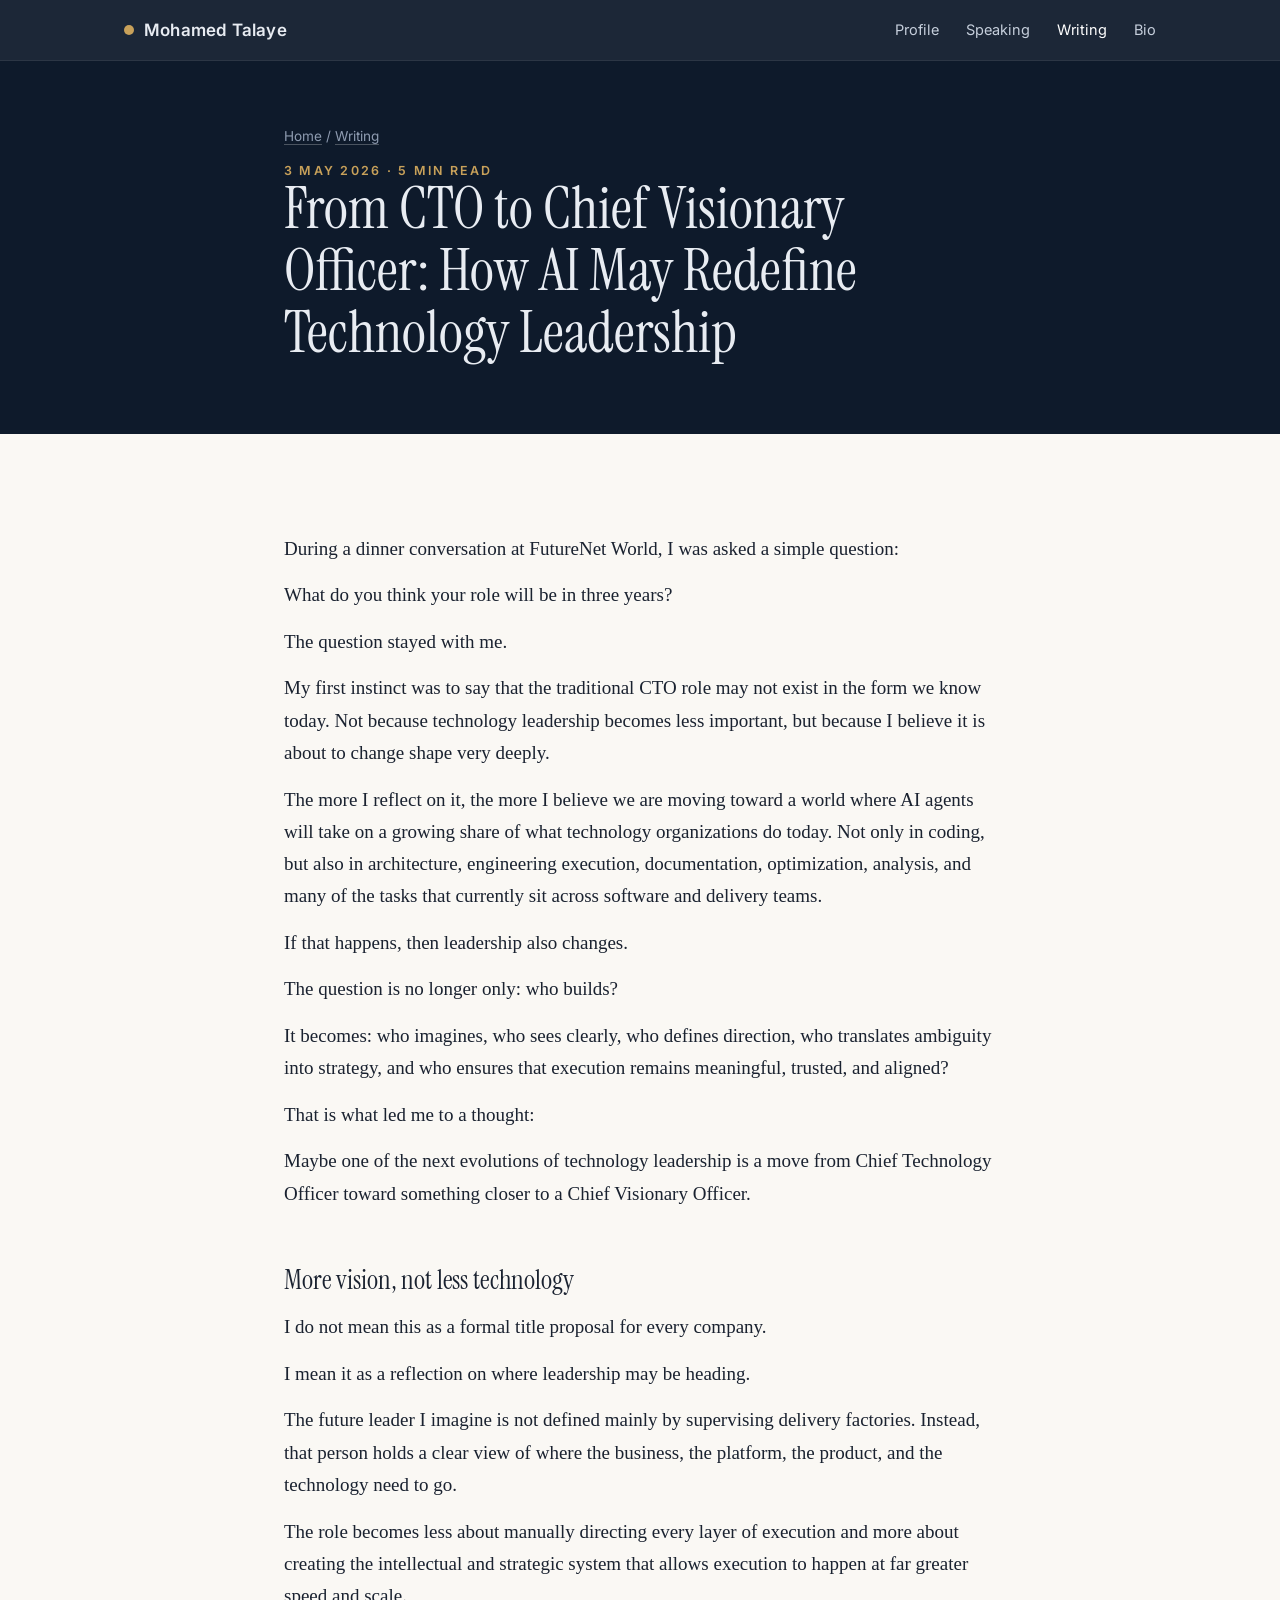
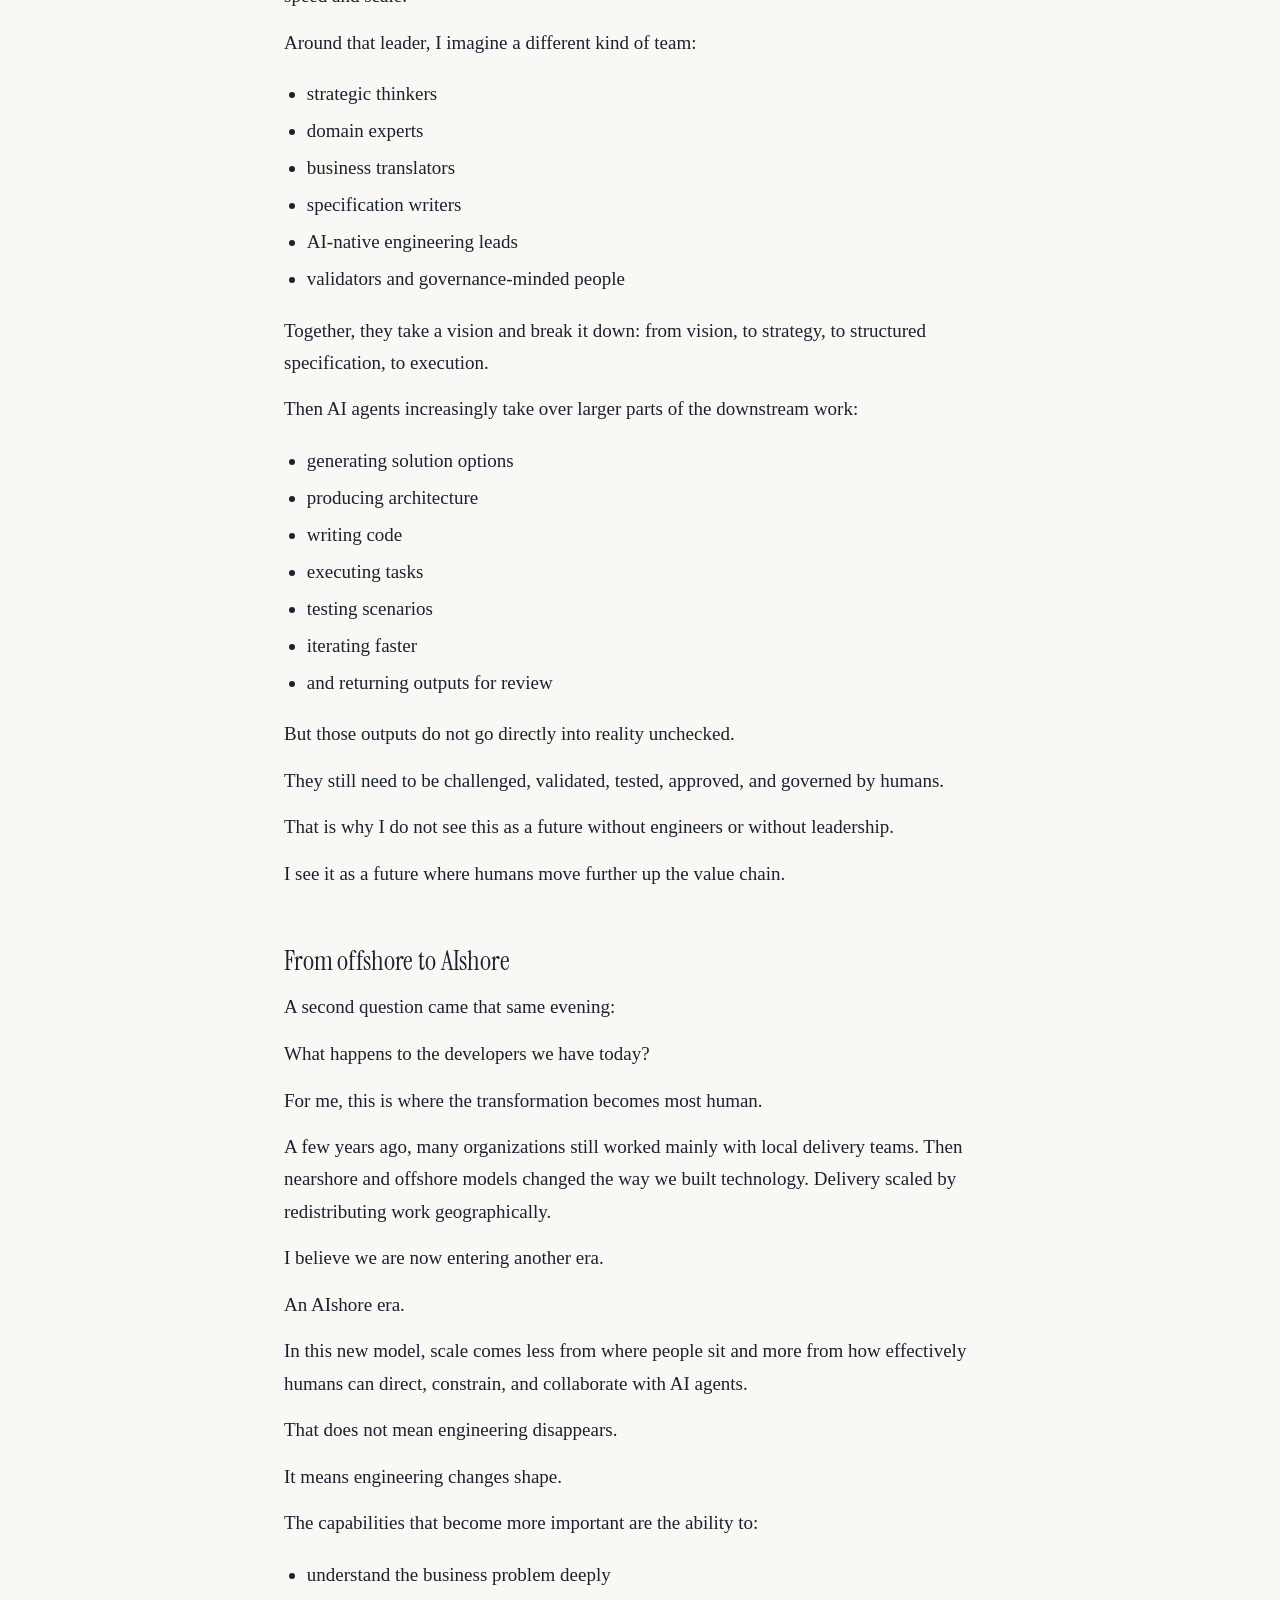
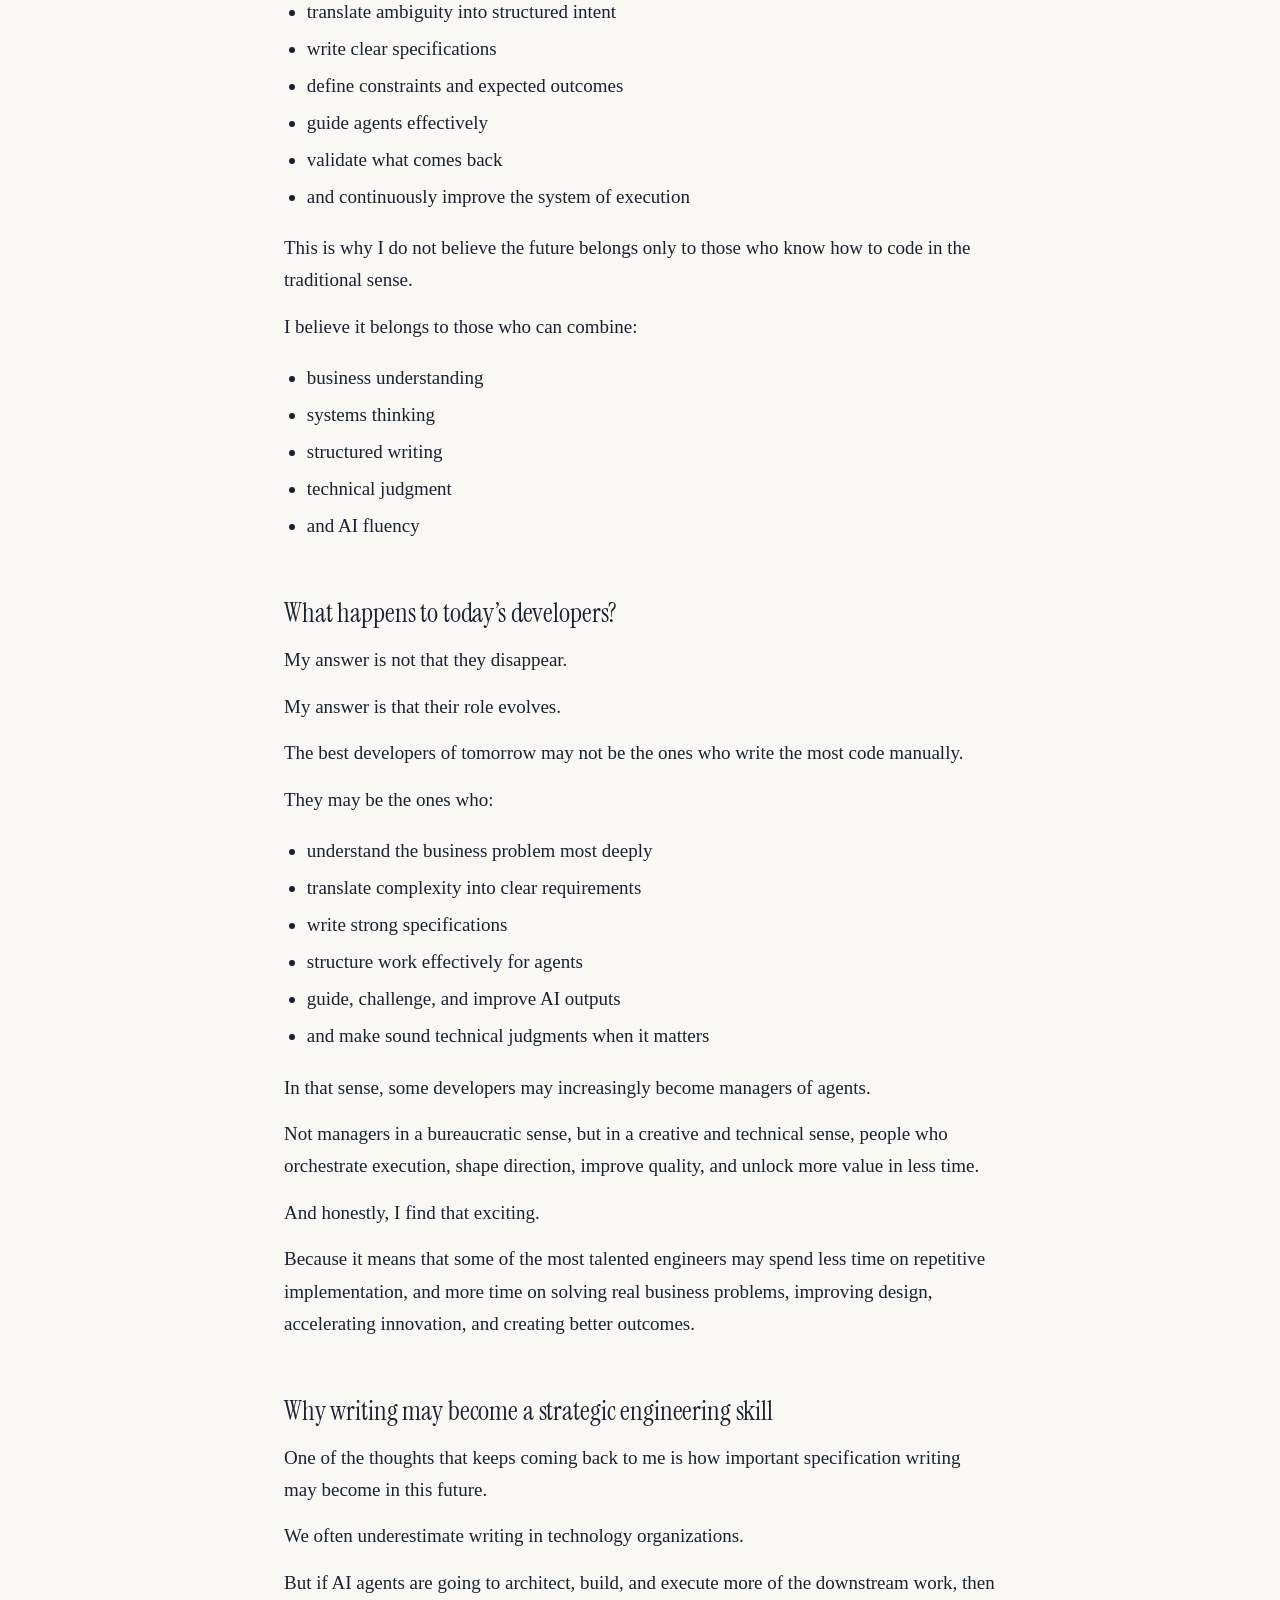
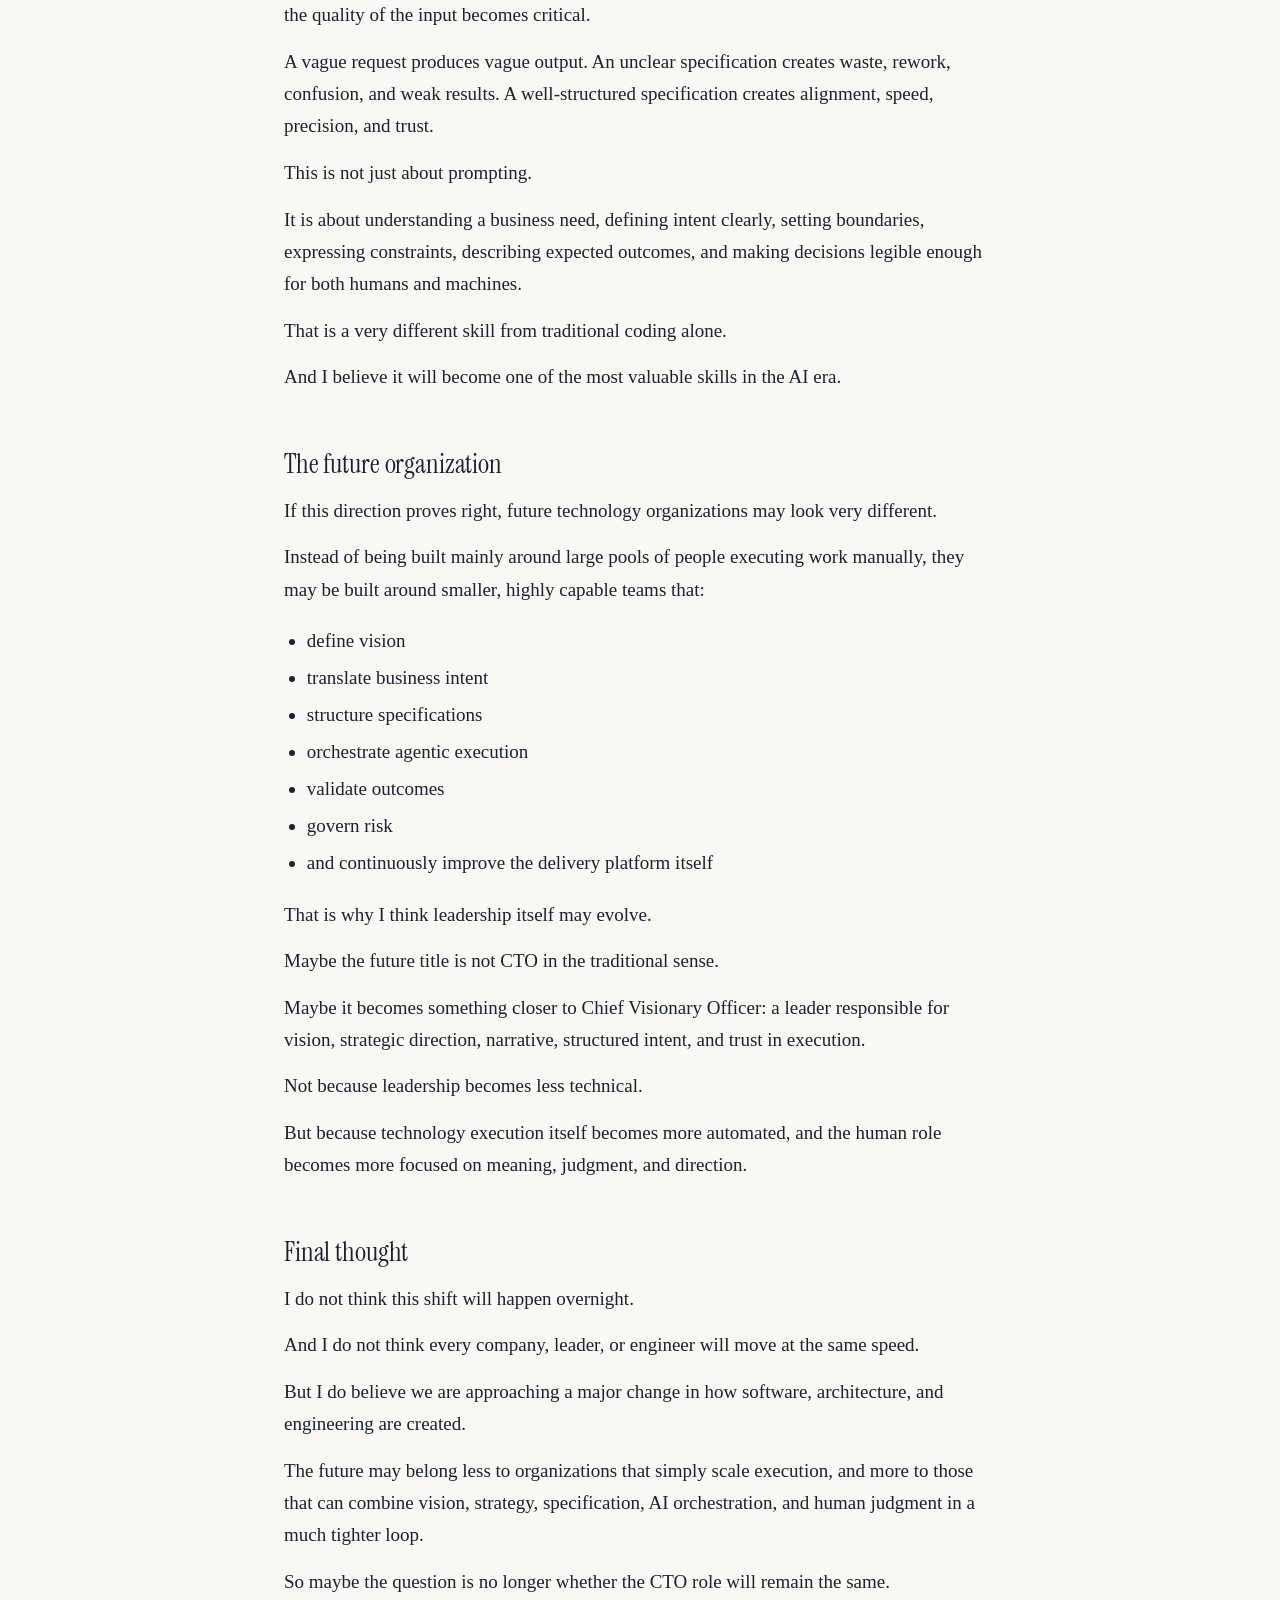
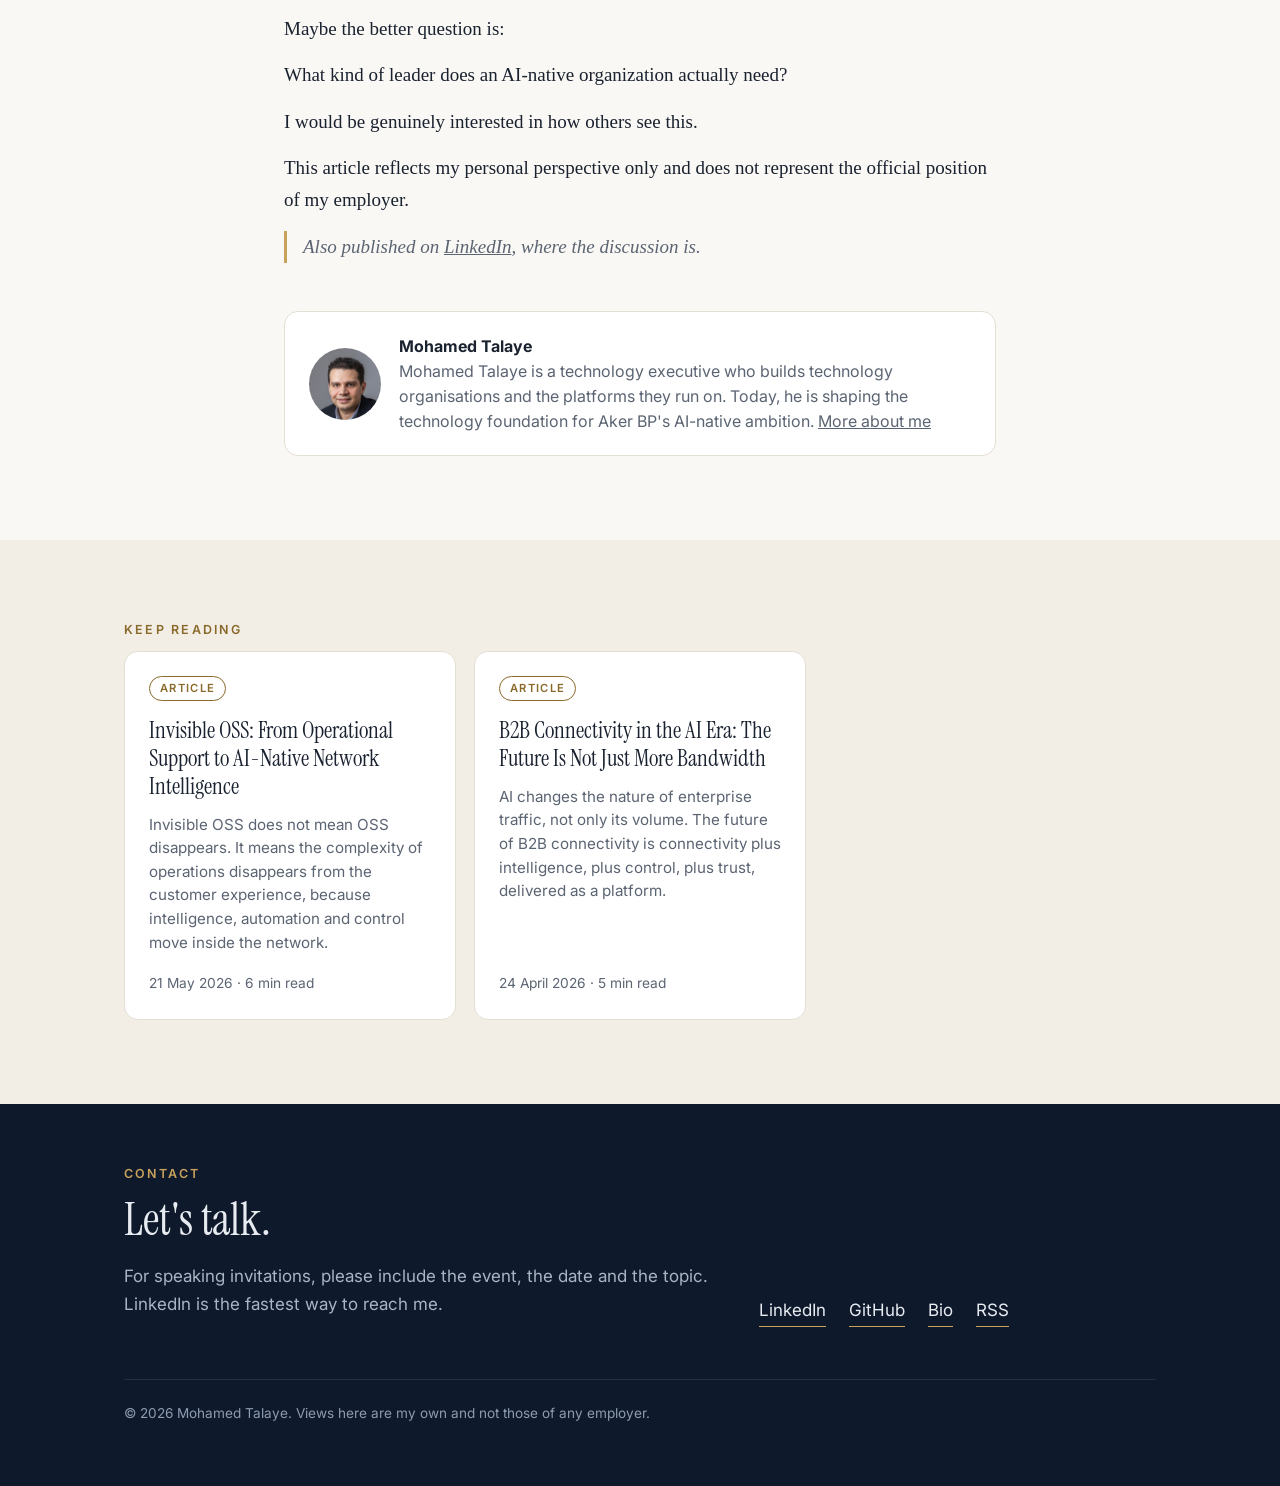
<file: writing/cto-to-chief-visionary-officer.html>
<!doctype html>
<html lang="en">
<head>
  <meta charset="utf-8">
  <meta name="viewport" content="width=device-width, initial-scale=1">
  <title>From CTO to Chief Visionary Officer: How AI May Redefine Technology Leadership | Mohamed Talaye</title>
  <meta name="description" content="As AI agents take on more of architecture, development and execution, technology leadership may shift from supervising delivery to shaping vision, structured intent and trust. A personal reflection on the AIshore era.">
  <meta name="author" content="Mohamed Talaye">
  <link rel="canonical" href="https://mohamedtalaye.com/writing/cto-to-chief-visionary-officer.html">

  <meta property="og:site_name" content="Mohamed Talaye">
  <meta property="og:type" content="article">
  <meta property="og:title" content="From CTO to Chief Visionary Officer: How AI May Redefine Technology Leadership | Mohamed Talaye">
  <meta property="og:description" content="As AI agents take on more of architecture, development and execution, technology leadership may shift from supervising delivery to shaping vision, structured intent and trust. A personal reflection on the AIshore era.">
  <meta property="og:url" content="https://mohamedtalaye.com/writing/cto-to-chief-visionary-officer.html">
  <meta property="og:image" content="https://mohamedtalaye.com/assets/social-card.jpg">
  <meta property="og:image:width" content="1200">
  <meta property="og:image:height" content="630">
  <meta property="og:locale" content="en_GB">
  <meta name="twitter:card" content="summary_large_image">
  <meta property="article:published_time" content="2026-05-03">
  <meta property="article:author" content="https://mohamedtalaye.com/">
  <link rel="me" href="https://www.linkedin.com/in/mohamed-talaye">
  <link rel="me" href="https://github.com/Mohamed-Talaye">
  <link rel="alternate" type="application/rss+xml" title="Writing by Mohamed Talaye" href="/feed.xml">
  <link rel="icon" type="image/png" href="/assets/favicon.png">
  <link rel="apple-touch-icon" href="/assets/apple-touch-icon.png">
  <meta name="theme-color" content="#0e1a2b">

  <link rel="preconnect" href="https://fonts.googleapis.com">
  <link rel="preconnect" href="https://fonts.gstatic.com" crossorigin>
  <link rel="stylesheet" href="https://fonts.googleapis.com/css2?family=Instrument+Serif&amp;family=Inter:wght@400;600&amp;display=swap">
  <link rel="stylesheet" href="/style.css">

<script type="application/ld+json">
{
  "@context": "https://schema.org",
  "@graph": [
    {
      "@type": "WebSite",
      "@id": "https://mohamedtalaye.com/#site",
      "name": "Mohamed Talaye",
      "url": "https://mohamedtalaye.com/",
      "inLanguage": "en",
      "publisher": {
        "@id": "https://mohamedtalaye.com/#person"
      }
    },
    {
      "@type": "BreadcrumbList",
      "itemListElement": [
        {
          "@type": "ListItem",
          "position": 1,
          "name": "Home",
          "item": "https://mohamedtalaye.com/"
        },
        {
          "@type": "ListItem",
          "position": 2,
          "name": "Writing",
          "item": "https://mohamedtalaye.com/writing/"
        },
        {
          "@type": "ListItem",
          "position": 3,
          "name": "From CTO to Chief Visionary Officer: How AI May Redefine Technology Leadership",
          "item": "https://mohamedtalaye.com/writing/cto-to-chief-visionary-officer.html"
        }
      ]
    },
    {
      "@type": "BlogPosting",
      "@id": "https://mohamedtalaye.com/writing/cto-to-chief-visionary-officer.html#article",
      "headline": "From CTO to Chief Visionary Officer: How AI May Redefine Technology Leadership",
      "description": "As AI agents take on more of architecture, development and execution, technology leadership may shift from supervising delivery to shaping vision, structured intent and trust. A personal reflection on the AIshore era.",
      "datePublished": "2026-05-03T09:00:00+01:00",
      "dateModified": "2026-05-03T09:00:00+01:00",
      "inLanguage": "en",
      "image": "https://mohamedtalaye.com/assets/social-card.jpg",
      "mainEntityOfPage": "https://mohamedtalaye.com/writing/cto-to-chief-visionary-officer.html",
      "wordCount": 1208,
      "author": {
        "@id": "https://mohamedtalaye.com/#person"
      },
      "publisher": {
        "@id": "https://mohamedtalaye.com/#person"
      },
      "sameAs": "https://www.linkedin.com/pulse/from-cto-chief-visionary-officer-how-ai-may-redefine-mohamed-talaye-1u2he"
    },
    {
      "@type": "Person",
      "@id": "https://mohamedtalaye.com/#person",
      "name": "Mohamed Talaye",
      "url": "https://mohamedtalaye.com/",
      "image": "https://mohamedtalaye.com/assets/mohamed-talaye.jpg",
      "sameAs": [
        "https://www.linkedin.com/in/mohamed-talaye",
        "https://github.com/Mohamed-Talaye",
        "https://futurenetworld.net/profile/mohamed-talaye/"
      ]
    }
  ]
}
</script>
</head>
<body>
<a class="skip" href="#main">Skip to content</a>

<header class="top">
  <div class="wrap">
    <a class="brand" href="/"><i></i>Mohamed Talaye</a>
    <nav aria-label="Main">
      <a href="/#profile">Profile</a>
      <a href="/speaking.html">Speaking</a>
      <a href="/writing/" aria-current="page">Writing</a>
      <a href="/bio.html">Bio</a>
    </nav>
  </div>
</header>

<main id="main">
<div class="page-head dark">
  <div class="wrap narrow">
    <p class="crumbs"><a href="/">Home</a> / <a href="/writing/">Writing</a></p>
    <p class="eyebrow">3 May 2026 · 5 min read</p>
    <h1>From CTO to Chief Visionary Officer: How AI May Redefine Technology Leadership</h1>
  </div>
</div>

<section>
  <div class="wrap narrow">
    <article>
<p>During a dinner conversation at FutureNet World, I was asked a simple question:</p>
<p>What do you think your role will be in three years?</p>
<p>The question stayed with me.</p>
<p>My first instinct was to say that the traditional CTO role may not exist in the form we know today. Not because technology leadership becomes less important, but because I believe it is about to change shape very deeply.</p>
<p>The more I reflect on it, the more I believe we are moving toward a world where AI agents will take on a growing share of what technology organizations do today. Not only in coding, but also in architecture, engineering execution, documentation, optimization, analysis, and many of the tasks that currently sit across software and delivery teams.</p>
<p>If that happens, then leadership also changes.</p>
<p>The question is no longer only: who builds?</p>
<p>It becomes: who imagines, who sees clearly, who defines direction, who translates ambiguity into strategy, and who ensures that execution remains meaningful, trusted, and aligned?</p>
<p>That is what led me to a thought:</p>
<p>Maybe one of the next evolutions of technology leadership is a move from Chief Technology Officer toward something closer to a Chief Visionary Officer.</p>
<h2>More vision, not less technology</h2>
<p>I do not mean this as a formal title proposal for every company.</p>
<p>I mean it as a reflection on where leadership may be heading.</p>
<p>The future leader I imagine is not defined mainly by supervising delivery factories. Instead, that person holds a clear view of where the business, the platform, the product, and the technology need to go.</p>
<p>The role becomes less about manually directing every layer of execution and more about creating the intellectual and strategic system that allows execution to happen at far greater speed and scale.</p>
<p>Around that leader, I imagine a different kind of team:</p>
<ul>
  <li>strategic thinkers</li>
  <li>domain experts</li>
  <li>business translators</li>
  <li>specification writers</li>
  <li>AI-native engineering leads</li>
  <li>validators and governance-minded people</li>
</ul>
<p>Together, they take a vision and break it down: from vision, to strategy, to structured specification, to execution.</p>
<p>Then AI agents increasingly take over larger parts of the downstream work:</p>
<ul>
  <li>generating solution options</li>
  <li>producing architecture</li>
  <li>writing code</li>
  <li>executing tasks</li>
  <li>testing scenarios</li>
  <li>iterating faster</li>
  <li>and returning outputs for review</li>
</ul>
<p>But those outputs do not go directly into reality unchecked.</p>
<p>They still need to be challenged, validated, tested, approved, and governed by humans.</p>
<p>That is why I do not see this as a future without engineers or without leadership.</p>
<p>I see it as a future where humans move further up the value chain.</p>
<h2>From offshore to AIshore</h2>
<p>A second question came that same evening:</p>
<p>What happens to the developers we have today?</p>
<p>For me, this is where the transformation becomes most human.</p>
<p>A few years ago, many organizations still worked mainly with local delivery teams. Then nearshore and offshore models changed the way we built technology. Delivery scaled by redistributing work geographically.</p>
<p>I believe we are now entering another era.</p>
<p>An AIshore era.</p>
<p>In this new model, scale comes less from where people sit and more from how effectively humans can direct, constrain, and collaborate with AI agents.</p>
<p>That does not mean engineering disappears.</p>
<p>It means engineering changes shape.</p>
<p>The capabilities that become more important are the ability to:</p>
<ul>
  <li>understand the business problem deeply</li>
  <li>translate ambiguity into structured intent</li>
  <li>write clear specifications</li>
  <li>define constraints and expected outcomes</li>
  <li>guide agents effectively</li>
  <li>validate what comes back</li>
  <li>and continuously improve the system of execution</li>
</ul>
<p>This is why I do not believe the future belongs only to those who know how to code in the traditional sense.</p>
<p>I believe it belongs to those who can combine:</p>
<ul>
  <li>business understanding</li>
  <li>systems thinking</li>
  <li>structured writing</li>
  <li>technical judgment</li>
  <li>and AI fluency</li>
</ul>
<h2>What happens to today’s developers?</h2>
<p>My answer is not that they disappear.</p>
<p>My answer is that their role evolves.</p>
<p>The best developers of tomorrow may not be the ones who write the most code manually.</p>
<p>They may be the ones who:</p>
<ul>
  <li>understand the business problem most deeply</li>
  <li>translate complexity into clear requirements</li>
  <li>write strong specifications</li>
  <li>structure work effectively for agents</li>
  <li>guide, challenge, and improve AI outputs</li>
  <li>and make sound technical judgments when it matters</li>
</ul>
<p>In that sense, some developers may increasingly become managers of agents.</p>
<p>Not managers in a bureaucratic sense, but in a creative and technical sense, people who orchestrate execution, shape direction, improve quality, and unlock more value in less time.</p>
<p>And honestly, I find that exciting.</p>
<p>Because it means that some of the most talented engineers may spend less time on repetitive implementation, and more time on solving real business problems, improving design, accelerating innovation, and creating better outcomes.</p>
<h2>Why writing may become a strategic engineering skill</h2>
<p>One of the thoughts that keeps coming back to me is how important specification writing may become in this future.</p>
<p>We often underestimate writing in technology organizations.</p>
<p>But if AI agents are going to architect, build, and execute more of the downstream work, then the quality of the input becomes critical.</p>
<p>A vague request produces vague output. An unclear specification creates waste, rework, confusion, and weak results. A well-structured specification creates alignment, speed, precision, and trust.</p>
<p>This is not just about prompting.</p>
<p>It is about understanding a business need, defining intent clearly, setting boundaries, expressing constraints, describing expected outcomes, and making decisions legible enough for both humans and machines.</p>
<p>That is a very different skill from traditional coding alone.</p>
<p>And I believe it will become one of the most valuable skills in the AI era.</p>
<h2>The future organization</h2>
<p>If this direction proves right, future technology organizations may look very different.</p>
<p>Instead of being built mainly around large pools of people executing work manually, they may be built around smaller, highly capable teams that:</p>
<ul>
  <li>define vision</li>
  <li>translate business intent</li>
  <li>structure specifications</li>
  <li>orchestrate agentic execution</li>
  <li>validate outcomes</li>
  <li>govern risk</li>
  <li>and continuously improve the delivery platform itself</li>
</ul>
<p>That is why I think leadership itself may evolve.</p>
<p>Maybe the future title is not CTO in the traditional sense.</p>
<p>Maybe it becomes something closer to Chief Visionary Officer: a leader responsible for vision, strategic direction, narrative, structured intent, and trust in execution.</p>
<p>Not because leadership becomes less technical.</p>
<p>But because technology execution itself becomes more automated, and the human role becomes more focused on meaning, judgment, and direction.</p>
<h2>Final thought</h2>
<p>I do not think this shift will happen overnight.</p>
<p>And I do not think every company, leader, or engineer will move at the same speed.</p>
<p>But I do believe we are approaching a major change in how software, architecture, and engineering are created.</p>
<p>The future may belong less to organizations that simply scale execution, and more to those that can combine vision, strategy, specification, AI orchestration, and human judgment in a much tighter loop.</p>
<p>So maybe the question is no longer whether the CTO role will remain the same.</p>
<p>Maybe the better question is:</p>
<p>What kind of leader does an AI-native organization actually need?</p>
<p>I would be genuinely interested in how others see this.</p>
<p>This article reflects my personal perspective only and does not represent the official position of my employer.</p>
      <p class="note">Also published on <a href="https://www.linkedin.com/pulse/from-cto-chief-visionary-officer-how-ai-may-redefine-mohamed-talaye-1u2he" rel="noopener" target="_blank">LinkedIn</a>, where the discussion is.</p>
    </article>
    <div class="author">
      <img src="/assets/mohamed-talaye.jpg" alt="Mohamed Talaye" width="72" height="72" loading="lazy">
      <p><strong>Mohamed Talaye</strong>Mohamed Talaye is a technology executive who builds technology organisations and the platforms they run on. Today, he is shaping the technology foundation for Aker BP&#x27;s AI-native ambition. <a href="/">More about me</a></p>
    </div>
  </div>
</section>

<section class="tint">
  <div class="wrap">
    <p class="eyebrow">Keep reading</p>
    <div class="cards">
      <a class="card" href="/writing/invisible-oss.html">
        <span class="tag">Article</span>
        <h3>Invisible OSS: From Operational Support to AI-Native Network Intelligence</h3>
        <p>Invisible OSS does not mean OSS disappears. It means the complexity of operations disappears from the customer experience, because intelligence, automation and control move inside the network.</p>
        <span class="foot"><time datetime="2026-05-21">21 May 2026</time> · 6 min read</span>
      </a>
      <a class="card" href="/writing/b2b-connectivity-ai-era.html">
        <span class="tag">Article</span>
        <h3>B2B Connectivity in the AI Era: The Future Is Not Just More Bandwidth</h3>
        <p>AI changes the nature of enterprise traffic, not only its volume. The future of B2B connectivity is connectivity plus intelligence, plus control, plus trust, delivered as a platform.</p>
        <span class="foot"><time datetime="2026-04-24">24 April 2026</time> · 5 min read</span>
      </a>
    </div>
  </div>
</section>
</main>

<footer class="dark">
  <div class="wrap">
    <div class="contact">
      <div>
        <p class="eyebrow">Contact</p>
        <h2>Let's talk.</h2>
        <p class="mute">For speaking invitations, please include the event, the date and the topic. LinkedIn is the fastest way to reach me.</p>
      </div>
      <div class="links">
        <a href="https://www.linkedin.com/in/mohamed-talaye" rel="noopener me" target="_blank">LinkedIn</a>
        <a href="https://github.com/Mohamed-Talaye" rel="noopener me" target="_blank">GitHub</a>
        <a href="/bio.html">Bio</a>
        <a href="/feed.xml">RSS</a>
      </div>
    </div>
    <p class="fine">&copy; 2026 Mohamed Talaye. Views here are my own and not those of any employer.</p>
  </div>
</footer>

</body>
</html>
</file>
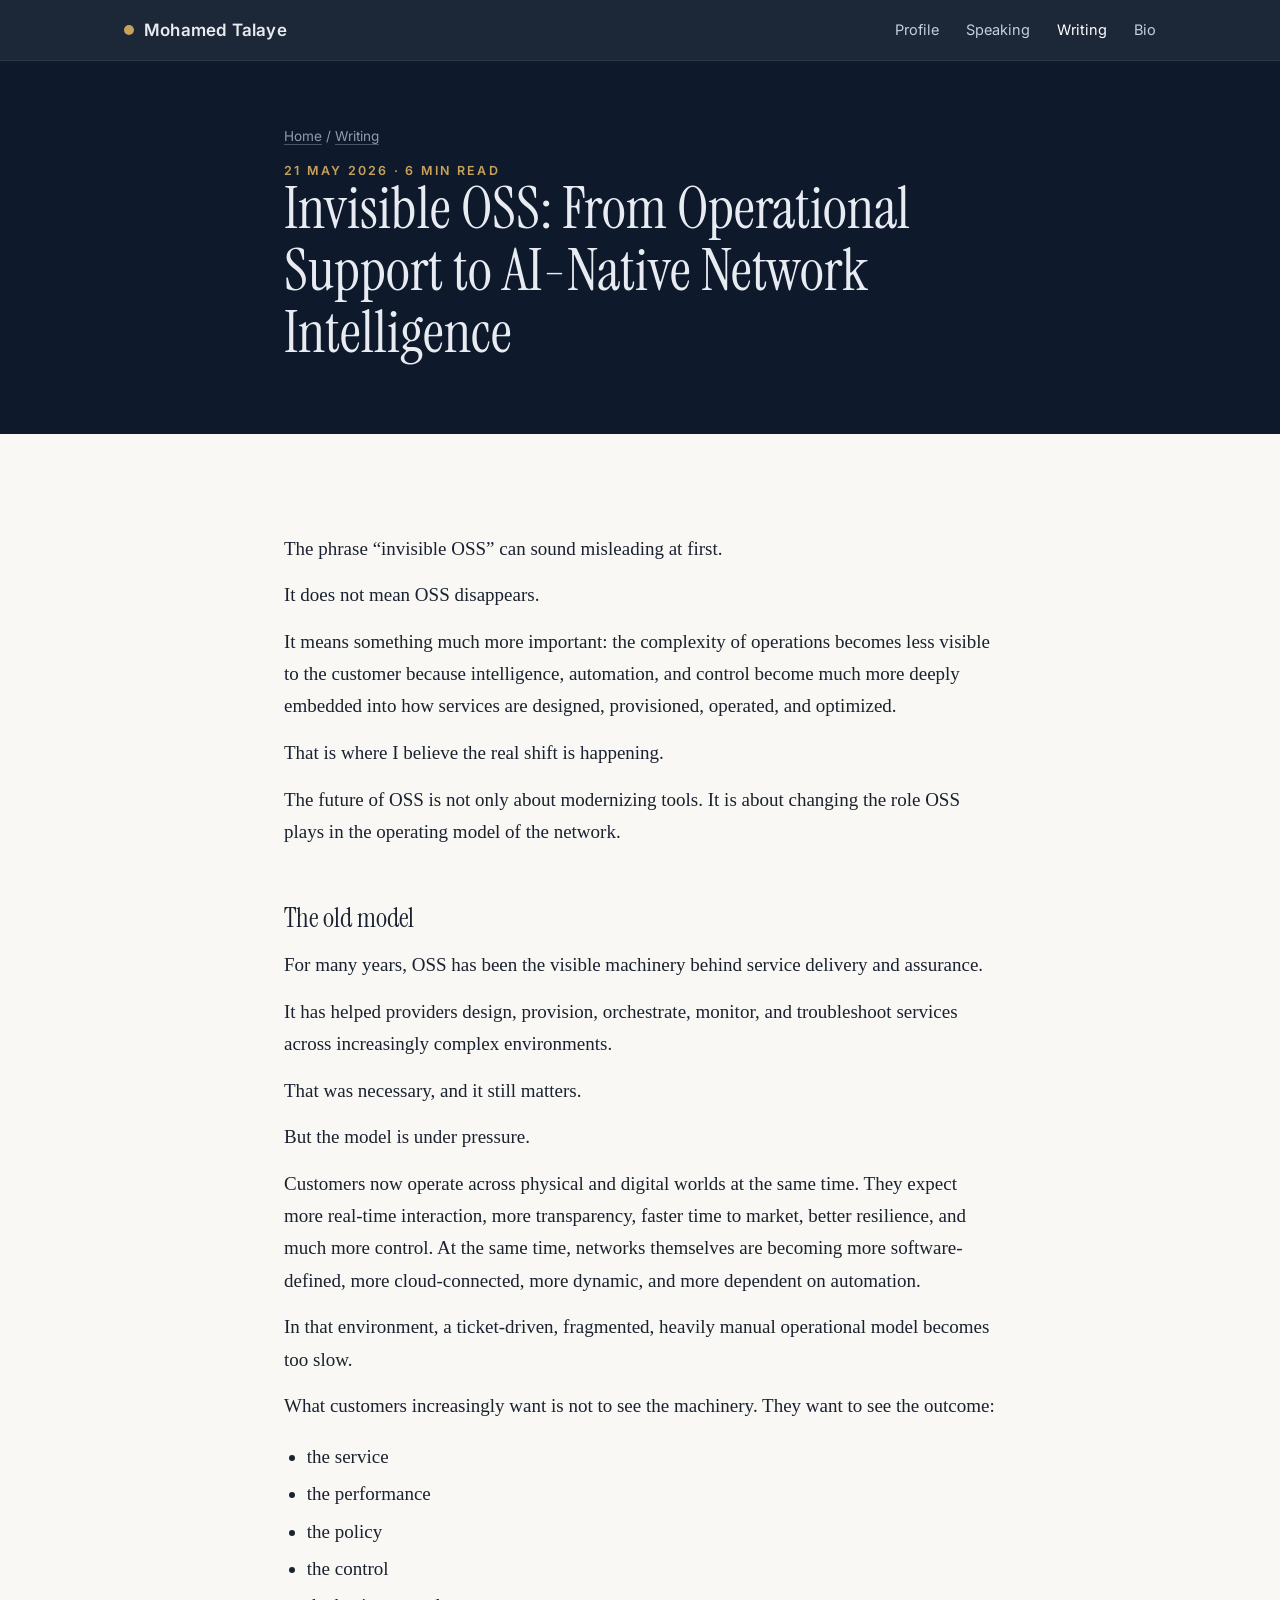
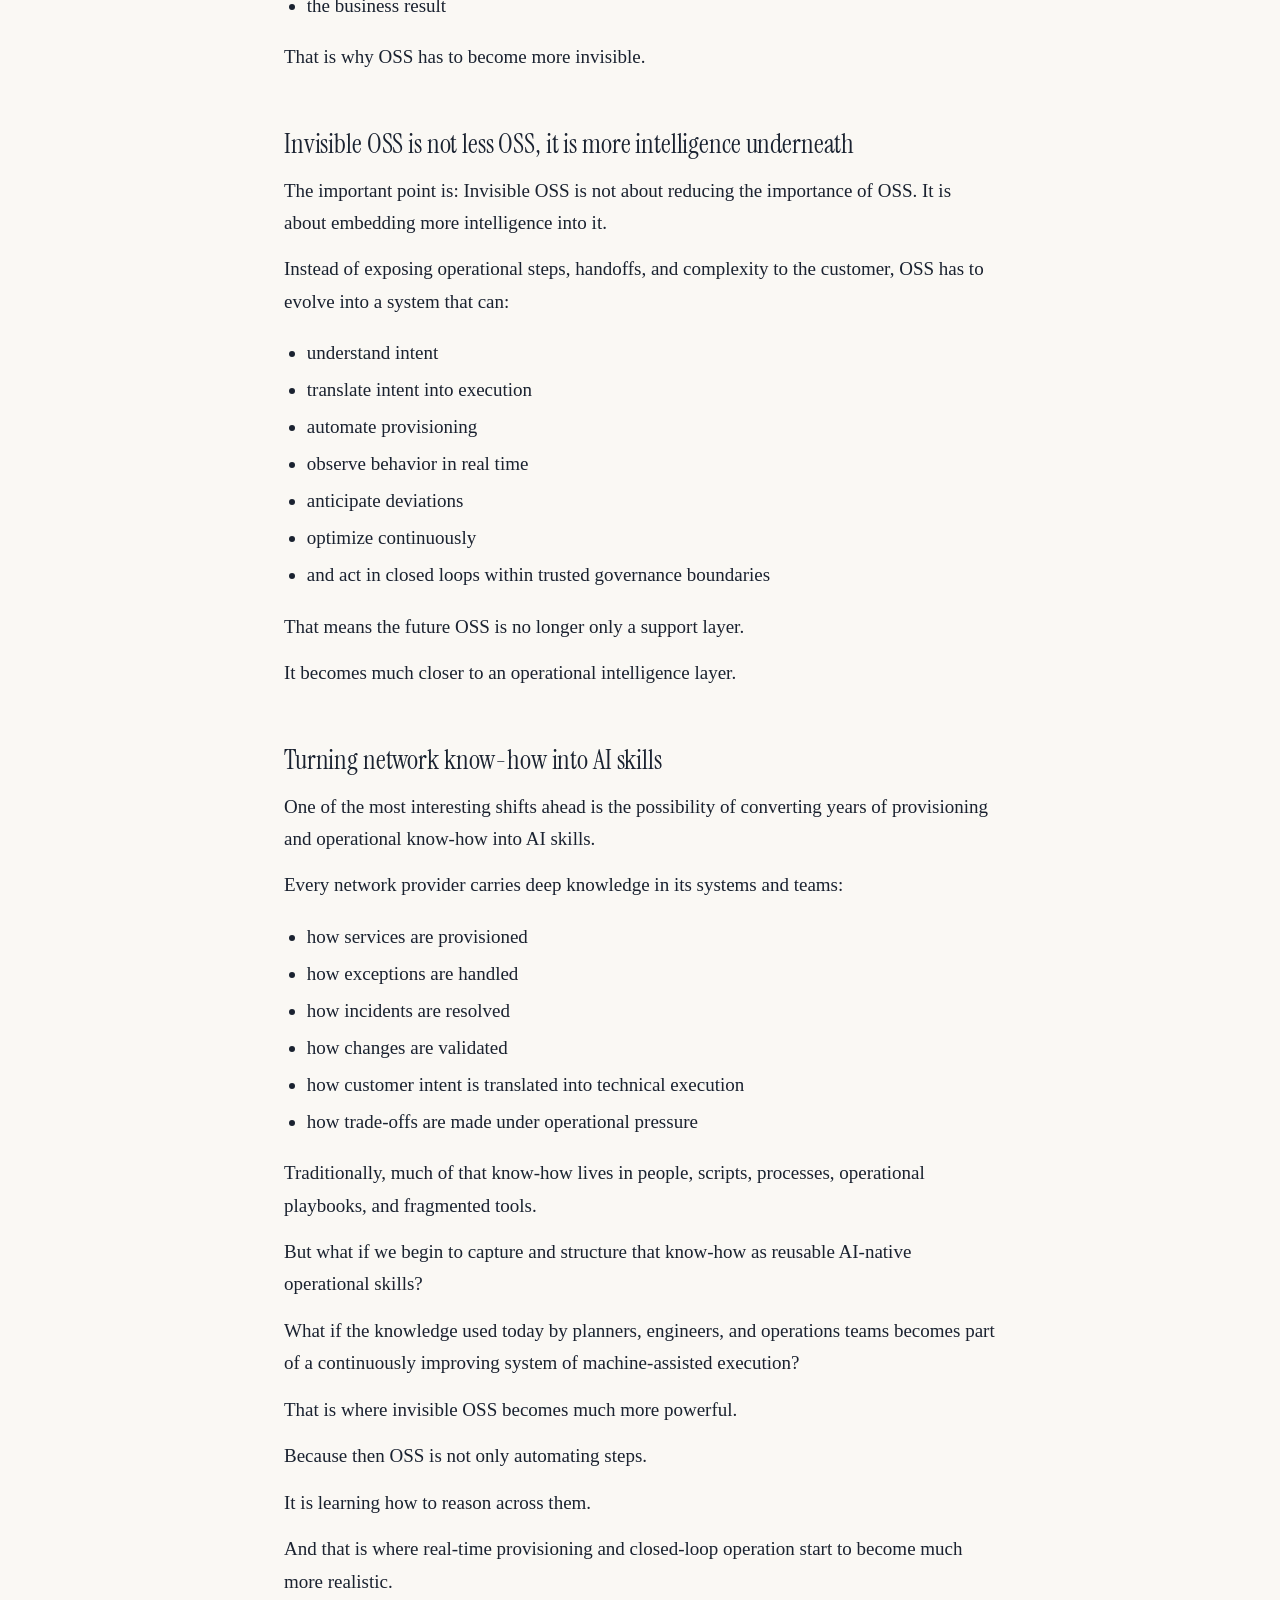
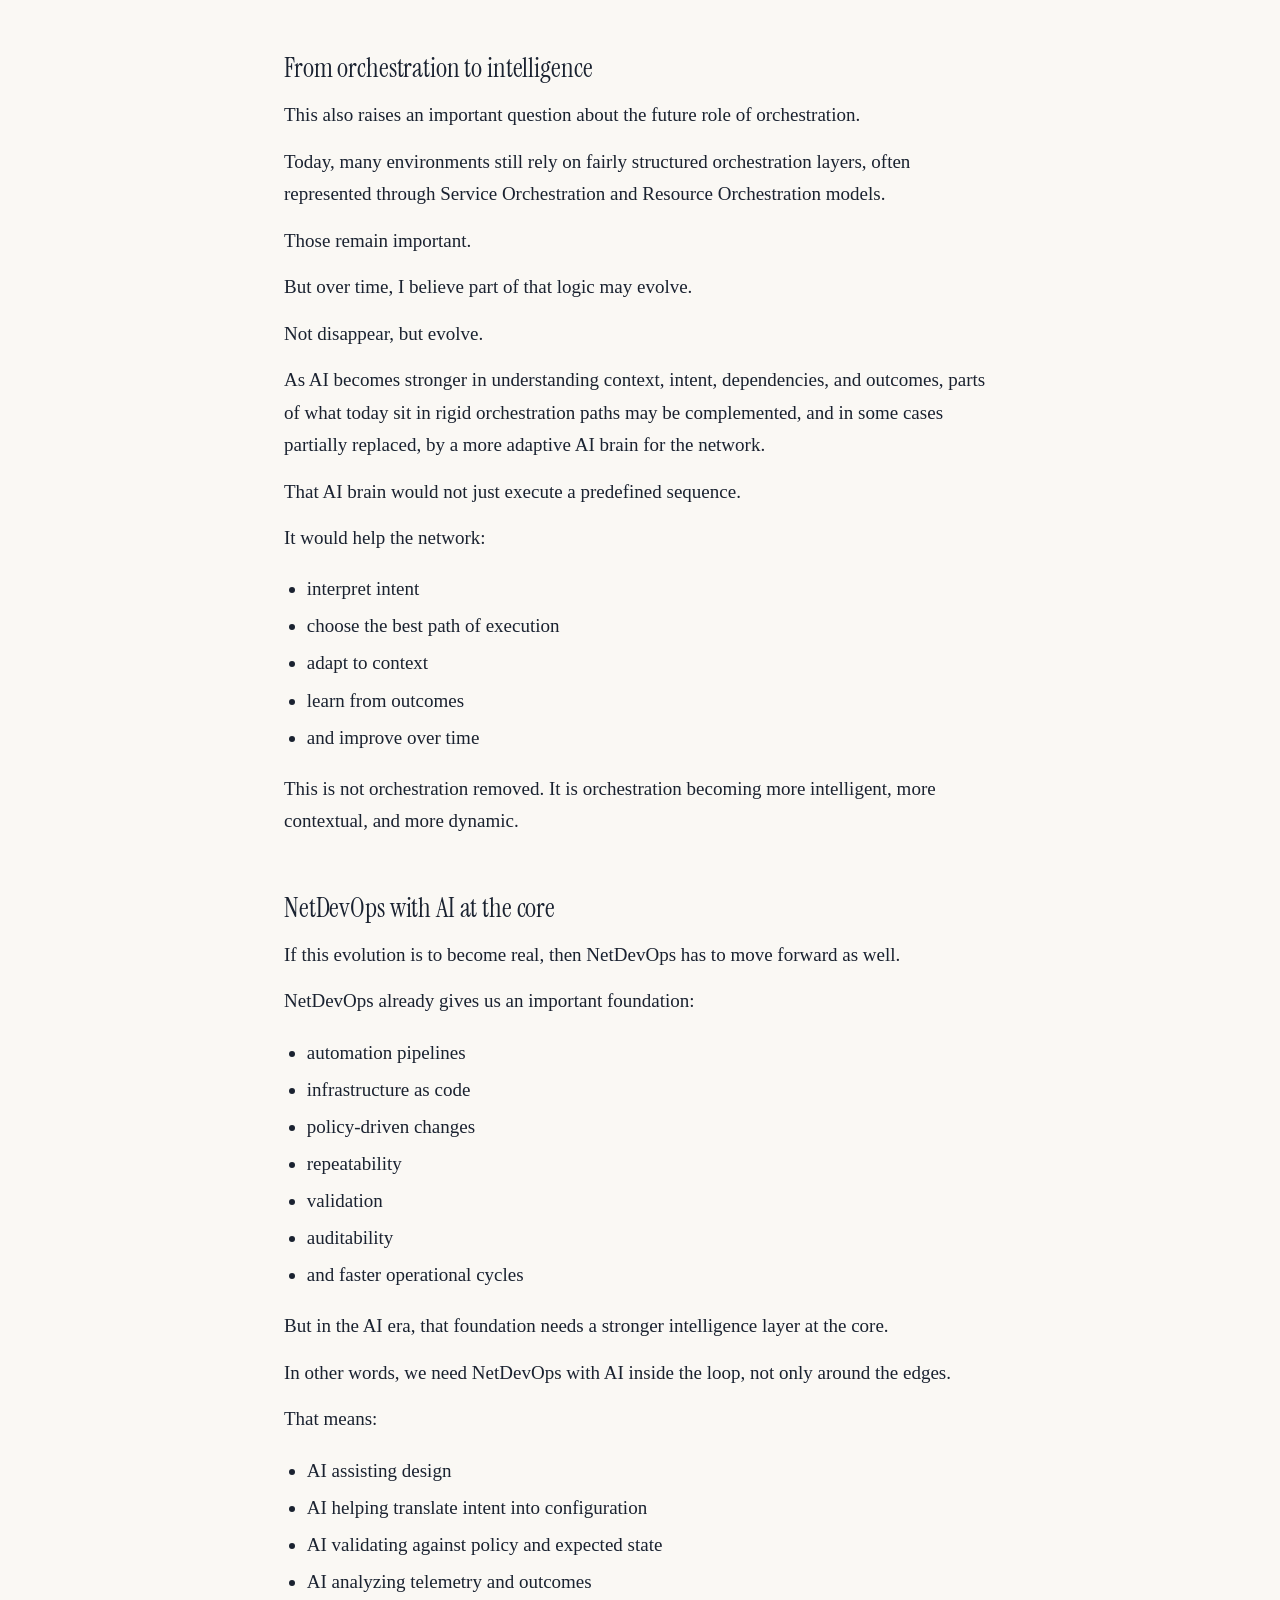
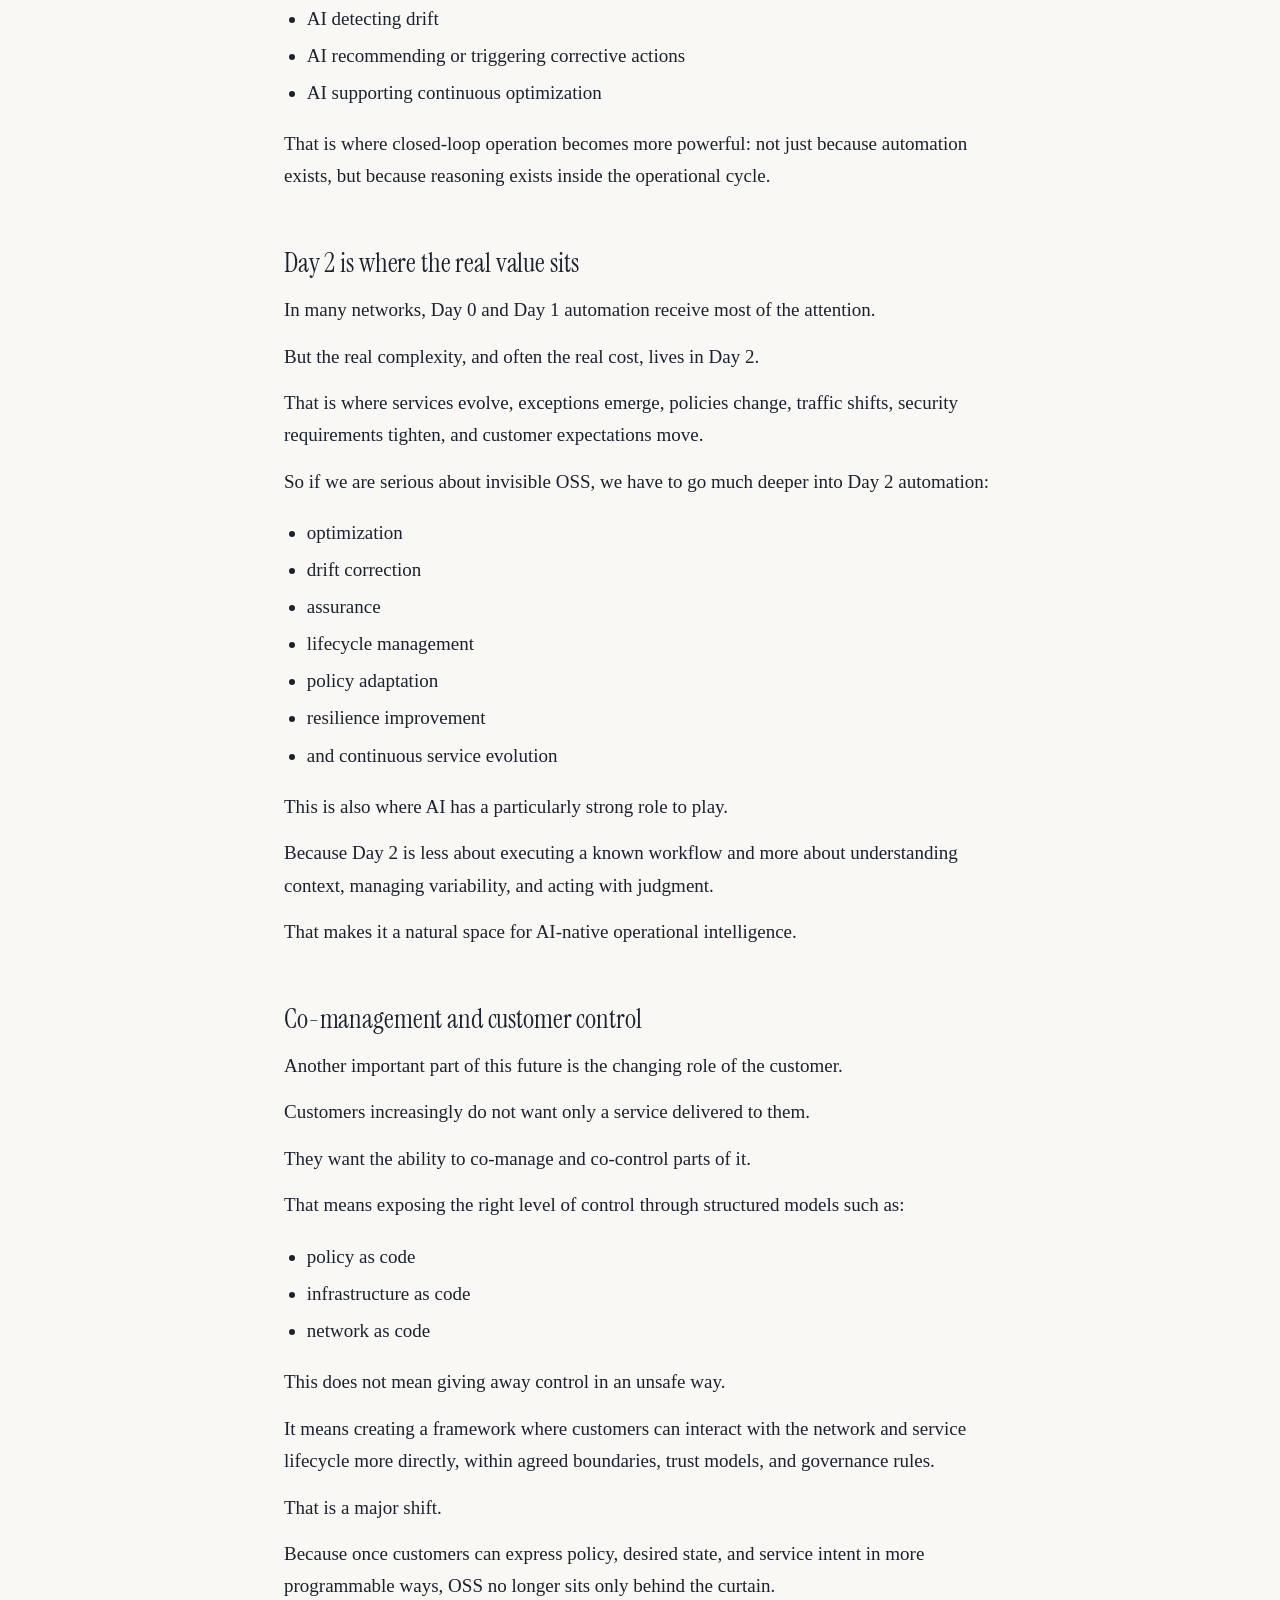
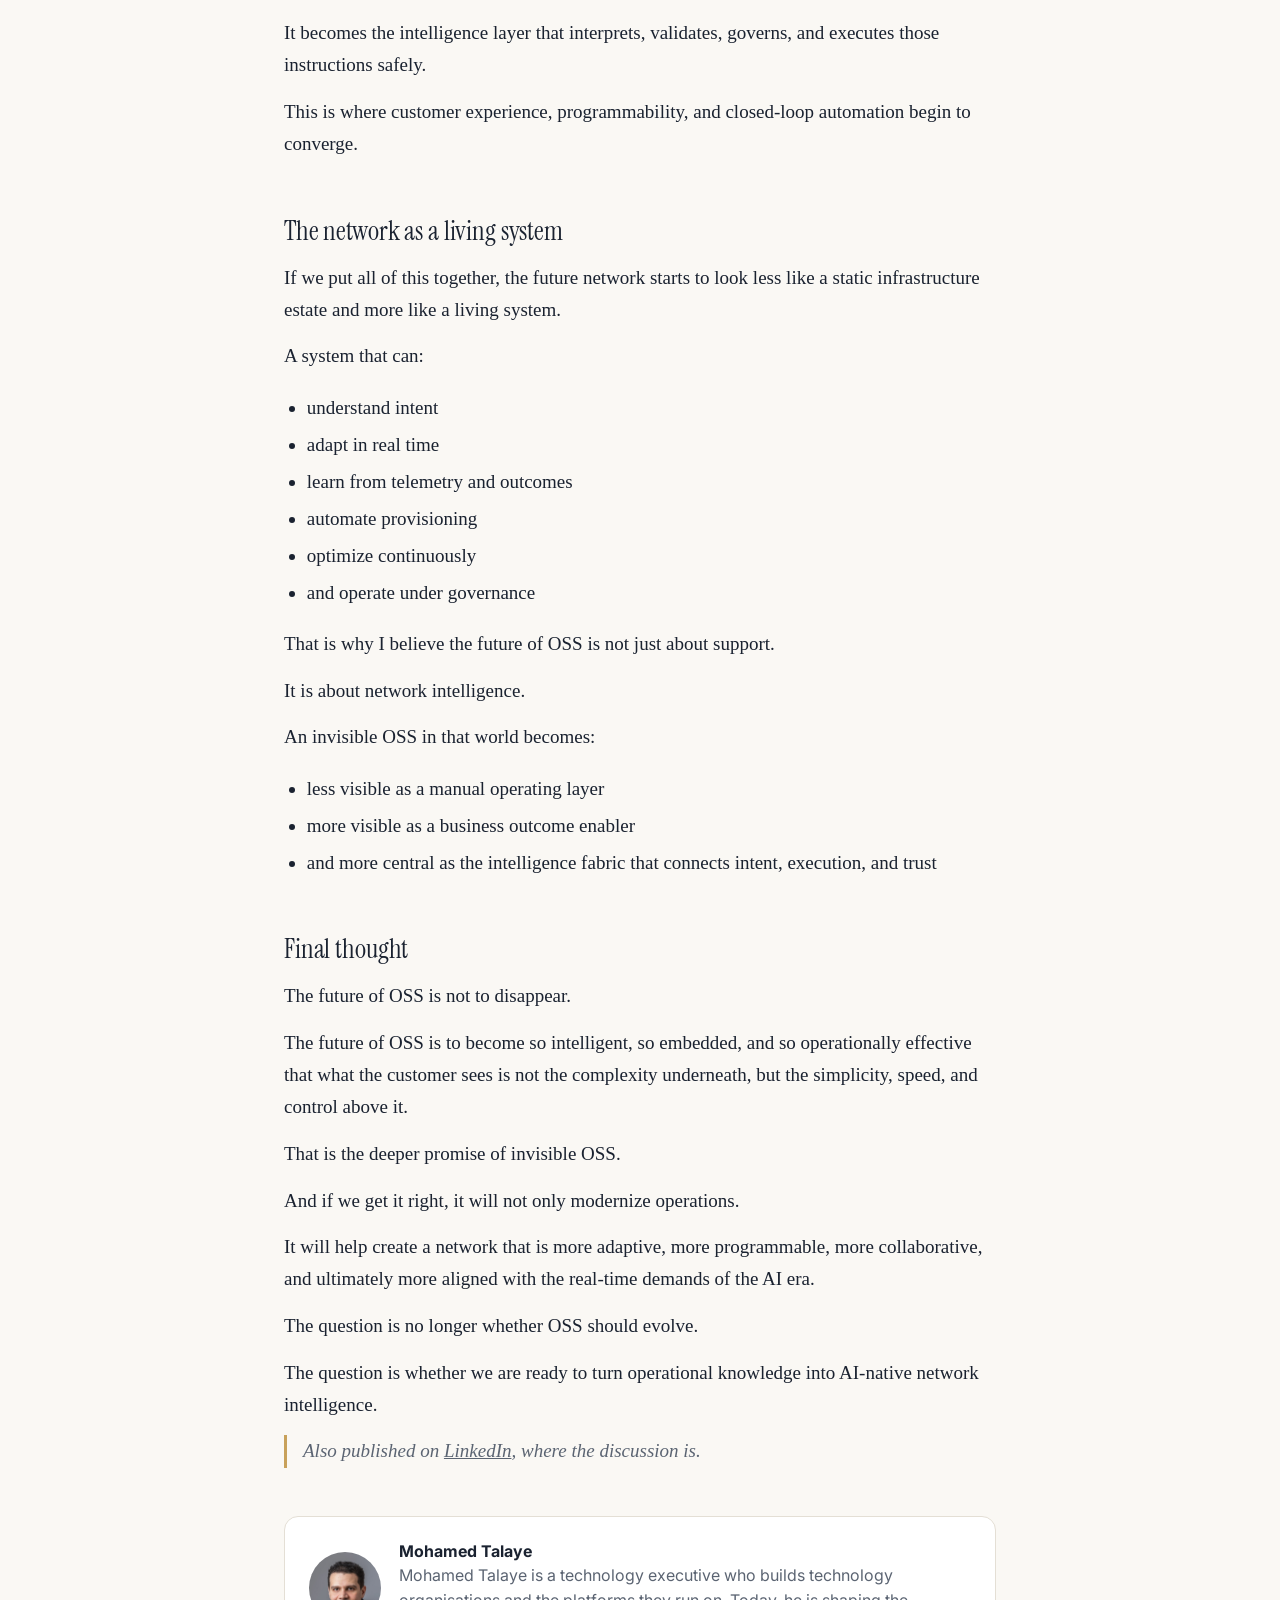
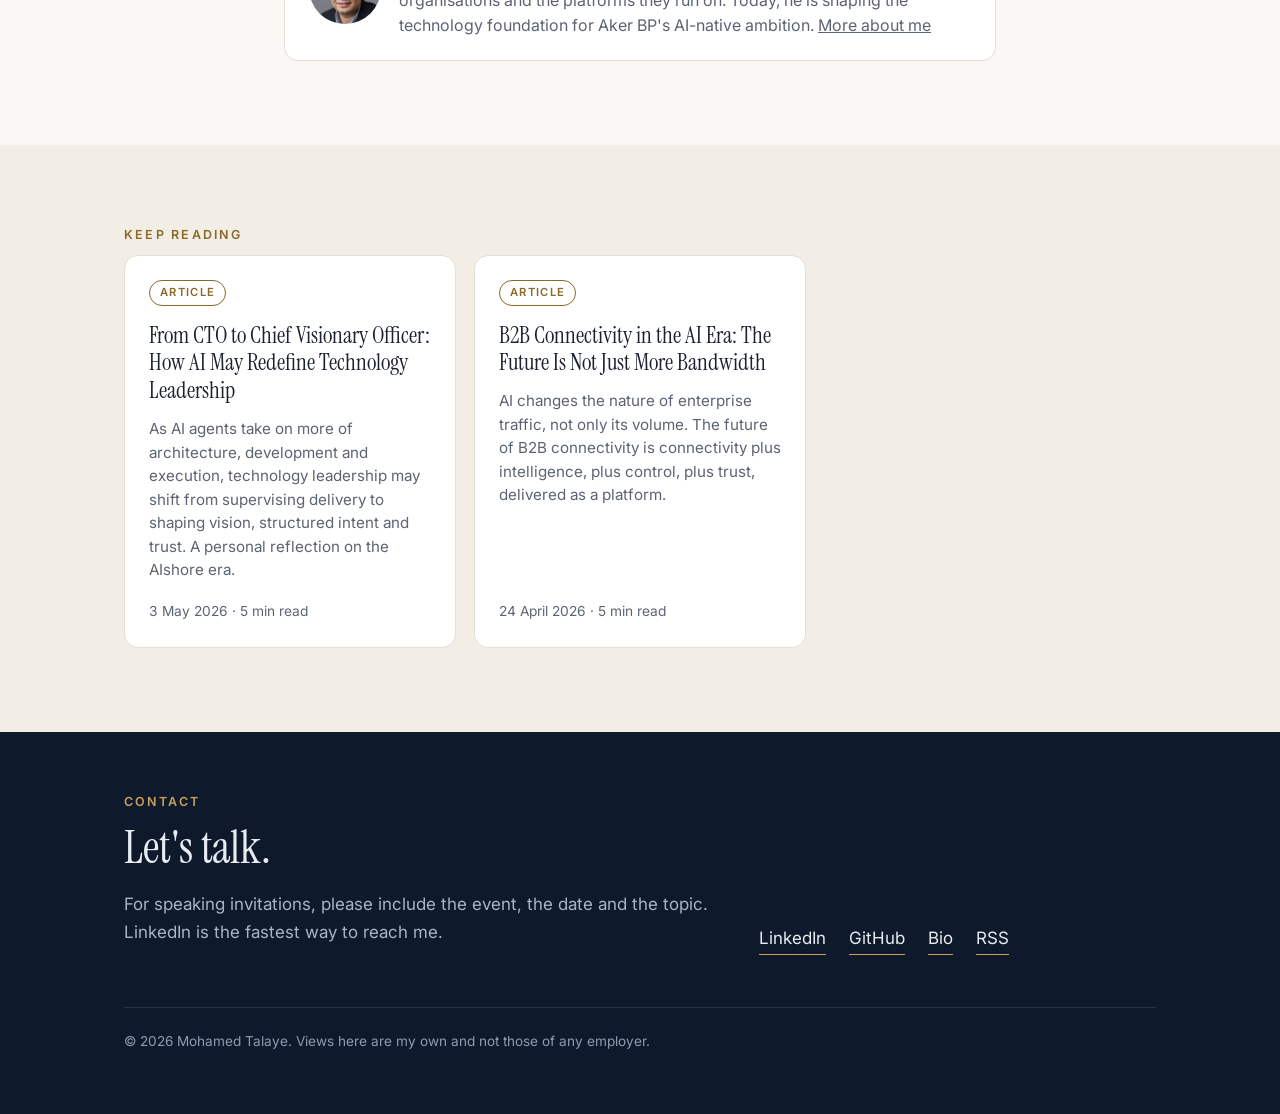
<file: writing/invisible-oss.html>
<!doctype html>
<html lang="en">
<head>
  <meta charset="utf-8">
  <meta name="viewport" content="width=device-width, initial-scale=1">
  <title>Invisible OSS: From Operational Support to AI-Native Network Intelligence | Mohamed Talaye</title>
  <meta name="description" content="Invisible OSS does not mean OSS disappears. It means the complexity of operations disappears from the customer experience, because intelligence, automation and control move inside the network.">
  <meta name="author" content="Mohamed Talaye">
  <link rel="canonical" href="https://mohamedtalaye.com/writing/invisible-oss.html">

  <meta property="og:site_name" content="Mohamed Talaye">
  <meta property="og:type" content="article">
  <meta property="og:title" content="Invisible OSS: From Operational Support to AI-Native Network Intelligence | Mohamed Talaye">
  <meta property="og:description" content="Invisible OSS does not mean OSS disappears. It means the complexity of operations disappears from the customer experience, because intelligence, automation and control move inside the network.">
  <meta property="og:url" content="https://mohamedtalaye.com/writing/invisible-oss.html">
  <meta property="og:image" content="https://mohamedtalaye.com/assets/social-card.jpg">
  <meta property="og:image:width" content="1200">
  <meta property="og:image:height" content="630">
  <meta property="og:locale" content="en_GB">
  <meta name="twitter:card" content="summary_large_image">
  <meta property="article:published_time" content="2026-05-21">
  <meta property="article:author" content="https://mohamedtalaye.com/">
  <link rel="me" href="https://www.linkedin.com/in/mohamed-talaye">
  <link rel="me" href="https://github.com/Mohamed-Talaye">
  <link rel="alternate" type="application/rss+xml" title="Writing by Mohamed Talaye" href="/feed.xml">
  <link rel="icon" type="image/png" href="/assets/favicon.png">
  <link rel="apple-touch-icon" href="/assets/apple-touch-icon.png">
  <meta name="theme-color" content="#0e1a2b">

  <link rel="preconnect" href="https://fonts.googleapis.com">
  <link rel="preconnect" href="https://fonts.gstatic.com" crossorigin>
  <link rel="stylesheet" href="https://fonts.googleapis.com/css2?family=Instrument+Serif&amp;family=Inter:wght@400;600&amp;display=swap">
  <link rel="stylesheet" href="/style.css">

<script type="application/ld+json">
{
  "@context": "https://schema.org",
  "@graph": [
    {
      "@type": "WebSite",
      "@id": "https://mohamedtalaye.com/#site",
      "name": "Mohamed Talaye",
      "url": "https://mohamedtalaye.com/",
      "inLanguage": "en",
      "publisher": {
        "@id": "https://mohamedtalaye.com/#person"
      }
    },
    {
      "@type": "BreadcrumbList",
      "itemListElement": [
        {
          "@type": "ListItem",
          "position": 1,
          "name": "Home",
          "item": "https://mohamedtalaye.com/"
        },
        {
          "@type": "ListItem",
          "position": 2,
          "name": "Writing",
          "item": "https://mohamedtalaye.com/writing/"
        },
        {
          "@type": "ListItem",
          "position": 3,
          "name": "Invisible OSS: From Operational Support to AI-Native Network Intelligence",
          "item": "https://mohamedtalaye.com/writing/invisible-oss.html"
        }
      ]
    },
    {
      "@type": "BlogPosting",
      "@id": "https://mohamedtalaye.com/writing/invisible-oss.html#article",
      "headline": "Invisible OSS: From Operational Support to AI-Native Network Intelligence",
      "description": "Invisible OSS does not mean OSS disappears. It means the complexity of operations disappears from the customer experience, because intelligence, automation and control move inside the network.",
      "datePublished": "2026-05-21T09:00:00+01:00",
      "dateModified": "2026-05-21T09:00:00+01:00",
      "inLanguage": "en",
      "image": "https://mohamedtalaye.com/assets/social-card.jpg",
      "mainEntityOfPage": "https://mohamedtalaye.com/writing/invisible-oss.html",
      "wordCount": 1323,
      "author": {
        "@id": "https://mohamedtalaye.com/#person"
      },
      "publisher": {
        "@id": "https://mohamedtalaye.com/#person"
      },
      "sameAs": "https://www.linkedin.com/pulse/invisible-oss-from-operational-support-ai-native-network-talaye-rb7ze"
    },
    {
      "@type": "Person",
      "@id": "https://mohamedtalaye.com/#person",
      "name": "Mohamed Talaye",
      "url": "https://mohamedtalaye.com/",
      "image": "https://mohamedtalaye.com/assets/mohamed-talaye.jpg",
      "sameAs": [
        "https://www.linkedin.com/in/mohamed-talaye",
        "https://github.com/Mohamed-Talaye",
        "https://futurenetworld.net/profile/mohamed-talaye/"
      ]
    }
  ]
}
</script>
</head>
<body>
<a class="skip" href="#main">Skip to content</a>

<header class="top">
  <div class="wrap">
    <a class="brand" href="/"><i></i>Mohamed Talaye</a>
    <nav aria-label="Main">
      <a href="/#profile">Profile</a>
      <a href="/speaking.html">Speaking</a>
      <a href="/writing/" aria-current="page">Writing</a>
      <a href="/bio.html">Bio</a>
    </nav>
  </div>
</header>

<main id="main">
<div class="page-head dark">
  <div class="wrap narrow">
    <p class="crumbs"><a href="/">Home</a> / <a href="/writing/">Writing</a></p>
    <p class="eyebrow">21 May 2026 · 6 min read</p>
    <h1>Invisible OSS: From Operational Support to AI-Native Network Intelligence</h1>
  </div>
</div>

<section>
  <div class="wrap narrow">
    <article>
<p>The phrase “invisible OSS” can sound misleading at first.</p>
<p>It does not mean OSS disappears.</p>
<p>It means something much more important: the complexity of operations becomes less visible to the customer because intelligence, automation, and control become much more deeply embedded into how services are designed, provisioned, operated, and optimized.</p>
<p>That is where I believe the real shift is happening.</p>
<p>The future of OSS is not only about modernizing tools. It is about changing the role OSS plays in the operating model of the network.</p>
<h2>The old model</h2>
<p>For many years, OSS has been the visible machinery behind service delivery and assurance.</p>
<p>It has helped providers design, provision, orchestrate, monitor, and troubleshoot services across increasingly complex environments.</p>
<p>That was necessary, and it still matters.</p>
<p>But the model is under pressure.</p>
<p>Customers now operate across physical and digital worlds at the same time. They expect more real-time interaction, more transparency, faster time to market, better resilience, and much more control. At the same time, networks themselves are becoming more software-defined, more cloud-connected, more dynamic, and more dependent on automation.</p>
<p>In that environment, a ticket-driven, fragmented, heavily manual operational model becomes too slow.</p>
<p>What customers increasingly want is not to see the machinery. They want to see the outcome:</p>
<ul>
  <li>the service</li>
  <li>the performance</li>
  <li>the policy</li>
  <li>the control</li>
  <li>the business result</li>
</ul>
<p>That is why OSS has to become more invisible.</p>
<h2>Invisible OSS is not less OSS, it is more intelligence underneath</h2>
<p>The important point is: Invisible OSS is not about reducing the importance of OSS. It is about embedding more intelligence into it.</p>
<p>Instead of exposing operational steps, handoffs, and complexity to the customer, OSS has to evolve into a system that can:</p>
<ul>
  <li>understand intent</li>
  <li>translate intent into execution</li>
  <li>automate provisioning</li>
  <li>observe behavior in real time</li>
  <li>anticipate deviations</li>
  <li>optimize continuously</li>
  <li>and act in closed loops within trusted governance boundaries</li>
</ul>
<p>That means the future OSS is no longer only a support layer.</p>
<p>It becomes much closer to an operational intelligence layer.</p>
<h2>Turning network know-how into AI skills</h2>
<p>One of the most interesting shifts ahead is the possibility of converting years of provisioning and operational know-how into AI skills.</p>
<p>Every network provider carries deep knowledge in its systems and teams:</p>
<ul>
  <li>how services are provisioned</li>
  <li>how exceptions are handled</li>
  <li>how incidents are resolved</li>
  <li>how changes are validated</li>
  <li>how customer intent is translated into technical execution</li>
  <li>how trade-offs are made under operational pressure</li>
</ul>
<p>Traditionally, much of that know-how lives in people, scripts, processes, operational playbooks, and fragmented tools.</p>
<p>But what if we begin to capture and structure that know-how as reusable AI-native operational skills?</p>
<p>What if the knowledge used today by planners, engineers, and operations teams becomes part of a continuously improving system of machine-assisted execution?</p>
<p>That is where invisible OSS becomes much more powerful.</p>
<p>Because then OSS is not only automating steps.</p>
<p>It is learning how to reason across them.</p>
<p>And that is where real-time provisioning and closed-loop operation start to become much more realistic.</p>
<h2>From orchestration to intelligence</h2>
<p>This also raises an important question about the future role of orchestration.</p>
<p>Today, many environments still rely on fairly structured orchestration layers, often represented through Service Orchestration and Resource Orchestration models.</p>
<p>Those remain important.</p>
<p>But over time, I believe part of that logic may evolve.</p>
<p>Not disappear, but evolve.</p>
<p>As AI becomes stronger in understanding context, intent, dependencies, and outcomes, parts of what today sit in rigid orchestration paths may be complemented, and in some cases partially replaced, by a more adaptive AI brain for the network.</p>
<p>That AI brain would not just execute a predefined sequence.</p>
<p>It would help the network:</p>
<ul>
  <li>interpret intent</li>
  <li>choose the best path of execution</li>
  <li>adapt to context</li>
  <li>learn from outcomes</li>
  <li>and improve over time</li>
</ul>
<p>This is not orchestration removed. It is orchestration becoming more intelligent, more contextual, and more dynamic.</p>
<h2>NetDevOps with AI at the core</h2>
<p>If this evolution is to become real, then NetDevOps has to move forward as well.</p>
<p>NetDevOps already gives us an important foundation:</p>
<ul>
  <li>automation pipelines</li>
  <li>infrastructure as code</li>
  <li>policy-driven changes</li>
  <li>repeatability</li>
  <li>validation</li>
  <li>auditability</li>
  <li>and faster operational cycles</li>
</ul>
<p>But in the AI era, that foundation needs a stronger intelligence layer at the core.</p>
<p>In other words, we need NetDevOps with AI inside the loop, not only around the edges.</p>
<p>That means:</p>
<ul>
  <li>AI assisting design</li>
  <li>AI helping translate intent into configuration</li>
  <li>AI validating against policy and expected state</li>
  <li>AI analyzing telemetry and outcomes</li>
  <li>AI detecting drift</li>
  <li>AI recommending or triggering corrective actions</li>
  <li>AI supporting continuous optimization</li>
</ul>
<p>That is where closed-loop operation becomes more powerful: not just because automation exists, but because reasoning exists inside the operational cycle.</p>
<h2>Day 2 is where the real value sits</h2>
<p>In many networks, Day 0 and Day 1 automation receive most of the attention.</p>
<p>But the real complexity, and often the real cost, lives in Day 2.</p>
<p>That is where services evolve, exceptions emerge, policies change, traffic shifts, security requirements tighten, and customer expectations move.</p>
<p>So if we are serious about invisible OSS, we have to go much deeper into Day 2 automation:</p>
<ul>
  <li>optimization</li>
  <li>drift correction</li>
  <li>assurance</li>
  <li>lifecycle management</li>
  <li>policy adaptation</li>
  <li>resilience improvement</li>
  <li>and continuous service evolution</li>
</ul>
<p>This is also where AI has a particularly strong role to play.</p>
<p>Because Day 2 is less about executing a known workflow and more about understanding context, managing variability, and acting with judgment.</p>
<p>That makes it a natural space for AI-native operational intelligence.</p>
<h2>Co-management and customer control</h2>
<p>Another important part of this future is the changing role of the customer.</p>
<p>Customers increasingly do not want only a service delivered to them.</p>
<p>They want the ability to co-manage and co-control parts of it.</p>
<p>That means exposing the right level of control through structured models such as:</p>
<ul>
  <li>policy as code</li>
  <li>infrastructure as code</li>
  <li>network as code</li>
</ul>
<p>This does not mean giving away control in an unsafe way.</p>
<p>It means creating a framework where customers can interact with the network and service lifecycle more directly, within agreed boundaries, trust models, and governance rules.</p>
<p>That is a major shift.</p>
<p>Because once customers can express policy, desired state, and service intent in more programmable ways, OSS no longer sits only behind the curtain.</p>
<p>It becomes the intelligence layer that interprets, validates, governs, and executes those instructions safely.</p>
<p>This is where customer experience, programmability, and closed-loop automation begin to converge.</p>
<h2>The network as a living system</h2>
<p>If we put all of this together, the future network starts to look less like a static infrastructure estate and more like a living system.</p>
<p>A system that can:</p>
<ul>
  <li>understand intent</li>
  <li>adapt in real time</li>
  <li>learn from telemetry and outcomes</li>
  <li>automate provisioning</li>
  <li>optimize continuously</li>
  <li>and operate under governance</li>
</ul>
<p>That is why I believe the future of OSS is not just about support.</p>
<p>It is about network intelligence.</p>
<p>An invisible OSS in that world becomes:</p>
<ul>
  <li>less visible as a manual operating layer</li>
  <li>more visible as a business outcome enabler</li>
  <li>and more central as the intelligence fabric that connects intent, execution, and trust</li>
</ul>
<h2>Final thought</h2>
<p>The future of OSS is not to disappear.</p>
<p>The future of OSS is to become so intelligent, so embedded, and so operationally effective that what the customer sees is not the complexity underneath, but the simplicity, speed, and control above it.</p>
<p>That is the deeper promise of invisible OSS.</p>
<p>And if we get it right, it will not only modernize operations.</p>
<p>It will help create a network that is more adaptive, more programmable, more collaborative, and ultimately more aligned with the real-time demands of the AI era.</p>
<p>The question is no longer whether OSS should evolve.</p>
<p>The question is whether we are ready to turn operational knowledge into AI-native network intelligence.</p>
      <p class="note">Also published on <a href="https://www.linkedin.com/pulse/invisible-oss-from-operational-support-ai-native-network-talaye-rb7ze" rel="noopener" target="_blank">LinkedIn</a>, where the discussion is.</p>
    </article>
    <div class="author">
      <img src="/assets/mohamed-talaye.jpg" alt="Mohamed Talaye" width="72" height="72" loading="lazy">
      <p><strong>Mohamed Talaye</strong>Mohamed Talaye is a technology executive who builds technology organisations and the platforms they run on. Today, he is shaping the technology foundation for Aker BP&#x27;s AI-native ambition. <a href="/">More about me</a></p>
    </div>
  </div>
</section>

<section class="tint">
  <div class="wrap">
    <p class="eyebrow">Keep reading</p>
    <div class="cards">
      <a class="card" href="/writing/cto-to-chief-visionary-officer.html">
        <span class="tag">Article</span>
        <h3>From CTO to Chief Visionary Officer: How AI May Redefine Technology Leadership</h3>
        <p>As AI agents take on more of architecture, development and execution, technology leadership may shift from supervising delivery to shaping vision, structured intent and trust. A personal reflection on the AIshore era.</p>
        <span class="foot"><time datetime="2026-05-03">3 May 2026</time> · 5 min read</span>
      </a>
      <a class="card" href="/writing/b2b-connectivity-ai-era.html">
        <span class="tag">Article</span>
        <h3>B2B Connectivity in the AI Era: The Future Is Not Just More Bandwidth</h3>
        <p>AI changes the nature of enterprise traffic, not only its volume. The future of B2B connectivity is connectivity plus intelligence, plus control, plus trust, delivered as a platform.</p>
        <span class="foot"><time datetime="2026-04-24">24 April 2026</time> · 5 min read</span>
      </a>
    </div>
  </div>
</section>
</main>

<footer class="dark">
  <div class="wrap">
    <div class="contact">
      <div>
        <p class="eyebrow">Contact</p>
        <h2>Let's talk.</h2>
        <p class="mute">For speaking invitations, please include the event, the date and the topic. LinkedIn is the fastest way to reach me.</p>
      </div>
      <div class="links">
        <a href="https://www.linkedin.com/in/mohamed-talaye" rel="noopener me" target="_blank">LinkedIn</a>
        <a href="https://github.com/Mohamed-Talaye" rel="noopener me" target="_blank">GitHub</a>
        <a href="/bio.html">Bio</a>
        <a href="/feed.xml">RSS</a>
      </div>
    </div>
    <p class="fine">&copy; 2026 Mohamed Talaye. Views here are my own and not those of any employer.</p>
  </div>
</footer>

</body>
</html>
</file>
<file: style.css>
/*
  mohamedtalaye.com
  One stylesheet for the whole site. Sections, in order:
  tokens, base, navigation, hero, sections, cards, timeline,
  lists, articles, media kit, footer, helpers, small screens.
*/

:root {
  --ink: #0e1a2b;
  --ink2: #15263d;
  --paper: #faf8f4;
  --fg: #1a2230;
  --mute: #5b6472;
  --line: #e4dfd5;
  --gold: #c8a15a;
  --goldink: #8a6a2a;
  --card: #fff;
  --sans: 'Inter',system-ui,-apple-system,'Segoe UI',Helvetica,Arial,sans-serif;
  --serif: 'Instrument Serif',Georgia,'Times New Roman',serif;
}

* {
  box-sizing: border-box;
}

html {
  -webkit-text-size-adjust: 100%;
  scroll-behavior: smooth;
  background: var(--ink);
}

/* The page always fills the window. On a short page the last block of
   the content stretches, so the footer sits at the bottom of the screen. */
body {
  margin: 0;
  min-height: 100vh;
  display: flex;
  flex-direction: column;
  background: var(--paper);
  color: var(--fg);
  font: 17px/1.65 var(--sans);
}

a {
  color: inherit;
}

img {
  max-width: 100%;
  height: auto;
  display: block;
}

.wrap {
  max-width: 1080px;
  margin: 0 auto;
  padding: 0 24px;
}

.narrow {
  max-width: 760px;
}

.dark {
  background: var(--ink);
  color: #e8ecf2;
}

.dark .mute {
  color: #a9b4c4;
}

.top {
  position: sticky;
  top: 0;
  z-index: 10;
  background: rgba(14, 26, 43, .94);
  backdrop-filter: blur(8px);
  color: #e8ecf2;
  border-bottom: 1px solid rgba(255, 255, 255, .07);
}

.top .wrap {
  display: flex;
  align-items: center;
  justify-content: space-between;
  gap: 16px;
  min-height: 60px;
  flex-wrap: wrap;
}

.brand {
  font-weight: 600;
  letter-spacing: .2px;
  text-decoration: none;
  display: flex;
  align-items: center;
  gap: 10px;
}

.brand i {
  width: 10px;
  height: 10px;
  border-radius: 50%;
  background: var(--gold);
  display: inline-block;
}

.top nav a {
  font-size: 14.5px;
  text-decoration: none;
  color: #c6cfdc;
  margin-left: 22px;
}

.top nav a:first-child {
  margin-left: 0;
}

.top nav a:hover,
.top nav a[aria-current] {
  color: #fff;
}

.hero {
  padding: 72px 0 88px;
  overflow: hidden;
}

.hero .wrap {
  display: grid;
  grid-template-columns: 1.15fr .85fr;
  gap: 56px;
  align-items: center;
}

.hero h1 {
  font: 400 clamp(3rem,7.4vw,5.4rem)/1.02 var(--serif);
  margin: 0 0 28px;
  letter-spacing: -.01em;
}

.hero h1 span {
  display: block;
}

.hero h1 span:last-child {
  color: var(--gold);
}

.lede {
  font-size: 1.18rem;
  line-height: 1.6;
  color: #c6cfdc;
  max-width: 34em;
  margin: 0 0 30px;
}

.lede b {
  color: var(--gold);
  font-weight: 600;
}

.btns {
  display: flex;
  flex-wrap: wrap;
  gap: 12px;
}

.btn {
  display: inline-block;
  text-decoration: none;
  font-weight: 600;
  font-size: 15px;
  padding: 12px 20px;
  border-radius: 999px;
  border: 1px solid rgba(255, 255, 255, .25);
}

.btn.gold {
  background: var(--gold);
  border-color: var(--gold);
  color: #1a1405;
}

.btn:hover {
  transform: translateY(-1px);
}

.frame {
  position: relative;
  justify-self: end;
  width: min(380px,100%);
}

.frame:before {
  content: "";
  position: absolute;
  inset: -14px 14px 14px -14px;
  border: 2px solid var(--gold);
  border-radius: 14px;
  opacity: .85;
}

.frame img {
  position: relative;
  border-radius: 12px;
  width: 100%;
  height: auto;
  box-shadow: 0 30px 60px rgba(0, 0, 0, .45);
}

section {
  padding: 84px 0;
}

.eyebrow {
  font: 600 .78rem/1 var(--sans);
  letter-spacing: .18em;
  text-transform: uppercase;
  color: var(--goldink);
  margin: 0 0 14px;
}

.dark .eyebrow {
  color: var(--gold);
}

h2 {
  font: 400 clamp(2rem,4vw,2.9rem)/1.1 var(--serif);
  margin: 0 0 26px;
  letter-spacing: -.005em;
}

h3 {
  font: 600 1.08rem/1.35 var(--sans);
  margin: 0 0 8px;
}

.cols {
  display: grid;
  grid-template-columns: 1.2fr .8fr;
  gap: 56px;
  align-items: start;
}

.prose p {
  margin: 0 0 1.05em;
}

.prose p:first-child {
  font-size: 1.14rem;
}

.focus {
  display: grid;
  gap: 14px;
}

.focus div {
  background: var(--card);
  border: 1px solid var(--line);
  border-radius: 12px;
  padding: 18px 20px;
}

.focus p {
  margin: 0;
  color: var(--mute);
  font-size: .96rem;
  line-height: 1.55;
}

.logos {
  display: flex;
  flex-wrap: wrap;
  gap: 10px 26px;
  margin-top: 34px;
  padding-top: 26px;
  border-top: 1px solid var(--line);
  color: var(--mute);
  font-weight: 600;
  letter-spacing: .04em;
  font-size: .92rem;
  text-transform: uppercase;
}

.cards {
  display: grid;
  grid-template-columns: repeat(3,1fr);
  gap: 18px;
}

.card {
  display: flex;
  flex-direction: column;
  border-radius: 14px;
  padding: 24px;
  text-decoration: none;
  border: 1px solid var(--line);
  background: var(--card);
  transition: transform .15s,border-color .15s;
}

.card:hover {
  transform: translateY(-3px);
  border-color: var(--gold);
}

.dark .card {
  background: var(--ink2);
  border-color: rgba(255, 255, 255, .08);
}

.tag {
  align-self: flex-start;
  font: 600 .7rem/1 var(--sans);
  letter-spacing: .12em;
  text-transform: uppercase;
  color: var(--goldink);
  border: 1px solid currentColor;
  border-radius: 999px;
  padding: 6px 10px;
  margin-bottom: 16px;
}

.dark .tag {
  color: var(--gold);
}

.card h3 {
  font: 400 1.45rem/1.2 var(--serif);
  margin: 0 0 12px;
}

.card p {
  margin: 0 0 18px;
  color: var(--mute);
  font-size: .95rem;
  line-height: 1.55;
}

.dark .card p {
  color: #a9b4c4;
}

.card .foot {
  margin-top: auto;
  font-size: .86rem;
  color: var(--mute);
}

.dark .card .foot {
  color: #8e9bb0;
}

.more {
  display: inline-block;
  margin-top: 30px;
  font-weight: 600;
  text-decoration: none;
  border-bottom: 2px solid var(--gold);
  padding-bottom: 3px;
}

.tint {
  background: #f2eee6;
}

.timeline {
  list-style: none;
  margin: 0;
  padding: 0;
  display: grid;
  grid-template-columns: repeat(3,1fr);
  gap: 44px 0;
}

.timeline li {
  padding: 24px 32px 0 0;
  position: relative;
  border-top: 2px solid var(--gold);
  display: grid;
  grid-template-rows: auto minmax(3.3rem,auto) 1fr;
  align-content: start;
}

.timeline li:before {
  content: '';
  position: absolute;
  top: -7px;
  left: 0;
  width: 12px;
  height: 12px;
  border-radius: 50%;
  background: var(--gold);
}

.timeline .yr {
  font: 600 .78rem/1 var(--sans);
  letter-spacing: .12em;
  color: var(--goldink);
  text-transform: uppercase;
  margin-bottom: 12px;
}

.timeline h3 {
  font: 400 1.4rem/1.18 var(--serif);
  margin: 0;
  color: var(--fg);
  align-self: start;
}

.timeline p {
  margin: 8px 0 0;
  color: var(--mute);
  font-size: .95rem;
  line-height: 1.55;
  max-width: 30em;
}

@media (max-width:860px) {
  .timeline {
    grid-template-columns: 1fr;
    gap: 0;
    border-left: 2px solid var(--gold);
  }

  .timeline li {
    border-top: 0;
    padding: 0 0 28px 22px;
    grid-template-rows: auto auto auto;
  }

  .timeline li:before {
    top: 2px;
    left: -7px;
  }

}

.rows {
  list-style: none;
  margin: 0;
  padding: 0;
  border-top: 1px solid var(--line);
}

.rows li {
  display: grid;
  grid-template-columns: 150px 1fr;
  gap: 6px 24px;
  padding: 20px 0;
  border-bottom: 1px solid var(--line);
}

.rows .when {
  color: var(--mute);
  font-size: .9rem;
}

.rows .when b {
  display: block;
  color: var(--goldink);
  font-size: .72rem;
  letter-spacing: .12em;
  text-transform: uppercase;
  margin-bottom: 4px;
}

.rows .what a {
  text-decoration: none;
  border-bottom: 1px solid var(--gold);
}

.rows .what span {
  display: block;
  color: var(--mute);
  font-size: .93rem;
  margin-top: 2px;
}

.rows .what strong {
  font-weight: 600;
}

.page-head {
  padding: 64px 0 56px;
}

.page-head h1 {
  font: 400 clamp(2.2rem,5vw,3.6rem)/1.08 var(--serif);
  margin: 0 0 14px;
}

.page-head p {
  margin: 0;
  color: #a9b4c4;
  max-width: 44em;
}

article {
  font: 19px/1.7 Georgia,'Iowan Old Style','Times New Roman',serif;
}

article h2 {
  font: 400 1.7rem/1.2 var(--serif);
  margin: 2em 0 .4em;
}

article p {
  margin: .75em 0;
}

article ul {
  padding-left: 1.2em;
}

article li {
  margin: .25em 0;
}

.note {
  border-left: 3px solid var(--gold);
  padding-left: 16px;
  color: var(--mute);
  font-style: italic;
}

.photos {
  display: grid;
  grid-template-columns: repeat(4,1fr);
  gap: 16px;
}

.photos a {
  text-decoration: none;
  font-size: .88rem;
  color: var(--mute);
}

.photos img {
  border-radius: 10px;
  aspect-ratio: 2/3;
  object-fit: cover;
  object-position: top;
  margin-bottom: 8px;
  border: 1px solid var(--line);
}

.copy {
  background: var(--card);
  border: 1px solid var(--line);
  border-radius: 12px;
  padding: 22px 24px;
}

.kit-head .wrap {
  display: flex;
  justify-content: space-between;
  align-items: center;
  gap: 40px;
}

.kit-face {
  width: 200px;
  height: 200px;
  border-radius: 50%;
  object-fit: cover;
  border: 3px solid var(--gold);
  flex: none;
}

.subnav {
  position: sticky;
  top: 60px;
  z-index: 9;
  background: var(--paper);
  border-bottom: 1px solid var(--line);
}

.subnav .wrap {
  display: flex;
  gap: 26px;
  overflow-x: auto;
  padding-top: 14px;
  padding-bottom: 14px;
}

.subnav a {
  text-decoration: none;
  font-weight: 600;
  font-size: .9rem;
  color: var(--mute);
  white-space: nowrap;
}

.subnav a:hover {
  color: var(--goldink);
}

section[id] {
  scroll-margin-top: 110px;
}

.kit-card {
  background: var(--card);
  border: 1px solid var(--line);
  border-radius: 14px;
  padding: 22px 24px;
  margin-bottom: 18px;
}

.kit-h {
  display: flex;
  justify-content: space-between;
  align-items: center;
  gap: 16px;
  margin-bottom: 14px;
}

.kit-h .eyebrow {
  margin: 0 0 5px;
}

.hint {
  font-size: .86rem;
  color: var(--mute);
}

.kit-text p {
  margin: 0 0 .8em;
}

.kit-text p:last-child {
  margin: 0;
}

.talk-t {
  font: 400 1.5rem/1.2 var(--serif);
  margin: 0;
}

.copy-btn {
  font: 600 .78rem/1 var(--sans);
  letter-spacing: .06em;
  text-transform: uppercase;
  border: 1px solid var(--gold);
  color: var(--goldink);
  background: transparent;
  border-radius: 999px;
  padding: 10px 16px;
  cursor: pointer;
  flex: none;
}

.copy-btn:hover {
  background: var(--gold);
  color: #1a1405;
}

button.btn {
  cursor: pointer;
  font-family: inherit;
  color: inherit;
  background: transparent;
}

button.btn.gold {
  background: var(--gold);
  color: #1a1405;
}

.btn-line {
  font-weight: 600;
  text-decoration: none;
  border-bottom: 2px solid var(--gold);
  padding-bottom: 3px;
}

.mutep {
  color: var(--mute);
  margin: 10px 0 28px;
  max-width: 44em;
}

.gallery {
  display: grid;
  grid-template-columns: repeat(4,1fr);
  gap: 18px;
}

.gallery figure {
  margin: 0;
  background: var(--card);
  border: 1px solid var(--line);
  border-radius: 14px;
  overflow: hidden;
}

.gallery img {
  width: 100%;
  aspect-ratio: 3/4;
  object-fit: cover;
  object-position: top;
}

.gallery figcaption {
  padding: 14px 16px 16px;
  display: grid;
  gap: 3px;
}

.gallery span {
  color: var(--mute);
  font-size: .84rem;
}

.dl {
  margin-top: 8px;
  justify-self: start;
  text-decoration: none;
  font: 600 .78rem/1 var(--sans);
  letter-spacing: .06em;
  text-transform: uppercase;
  color: #1a1405;
  background: var(--gold);
  border-radius: 999px;
  padding: 9px 14px;
}

.facts {
  display: grid;
  grid-template-columns: repeat(4,1fr);
  gap: 18px;
}

.facts div {
  background: var(--card);
  border: 1px solid var(--line);
  border-radius: 14px;
  padding: 20px;
}

.facts span {
  display: block;
  font: 600 .72rem/1 var(--sans);
  letter-spacing: .14em;
  text-transform: uppercase;
  color: var(--goldink);
  margin-bottom: 10px;
}

.facts strong {
  display: block;
  font: 400 1.3rem/1.25 var(--serif);
}

.facts em {
  display: block;
  font-style: normal;
  color: var(--mute);
  font-size: .9rem;
  margin-top: 8px;
  line-height: 1.5;
}

.chips {
  display: flex;
  flex-wrap: wrap;
  gap: 8px;
  margin: 0;
  padding: 0;
  list-style: none;
}

.chips li {
  font-size: .9rem;
  border: 1px solid var(--line);
  border-radius: 999px;
  padding: 7px 13px;
  color: var(--mute);
  background: var(--card);
}

.center {
  text-align: center;
}

.center .mutep {
  margin-left: auto;
  margin-right: auto;
}

.dark-text {
  color: #1a1405!important;
  border-color: var(--gold);
}

.more.small {
  margin-top: 16px;
  font-size: .92rem;
}

#toast {
  position: fixed;
  left: 50%;
  bottom: 28px;
  transform: translate(-50%,20px);
  background: var(--ink);
  color: #fff;
  padding: 12px 20px;
  border-radius: 999px;
  font-weight: 600;
  font-size: .9rem;
  opacity: 0;
  pointer-events: none;
  transition: all .25s;
  z-index: 20;
}

#toast.on {
  opacity: 1;
  transform: translate(-50%,0);
}

@media (max-width:860px) {
  .kit-head .wrap {
    flex-direction: column-reverse;
    align-items: flex-start;
  }

  .kit-face {
    width: 120px;
    height: 120px;
  }

  .gallery,
  .facts {
    grid-template-columns: repeat(2,1fr);
  }

  .subnav {
    top: 0;
    position: static;
  }

}

main {
  flex: 1 0 auto;
  display: flex;
  flex-direction: column;
}

main > :last-child {
  flex: 1 0 auto;
}

footer {
  padding: 64px 0 48px;
}

.contact {
  display: grid;
  grid-template-columns: 1.2fr .8fr;
  gap: 40px;
  align-items: end;
}

footer h2 {
  margin-bottom: 12px;
}

footer .links a {
  display: inline-block;
  margin: 0 18px 8px 0;
  text-decoration: none;
  border-bottom: 1px solid var(--gold);
  padding-bottom: 2px;
}

.fine {
  margin-top: 44px;
  padding-top: 22px;
  border-top: 1px solid rgba(255, 255, 255, .1);
  font-size: .85rem;
  color: #8e9bb0;
}

@media (max-width:860px) {
  .hero {
    padding: 44px 0 60px;
  }

  .hero .wrap,
  .cols,
  .contact {
    grid-template-columns: 1fr;
    gap: 40px;
  }

  .frame {
    justify-self: start;
    width: min(320px,88%);
    margin-left: 14px;
  }

  .cards {
    grid-template-columns: 1fr;
  }

  .photos {
    grid-template-columns: repeat(2,1fr);
  }

  section {
    padding: 60px 0;
  }

  .rows li {
    grid-template-columns: 1fr;
  }

  .top nav a {
    margin-left: 16px;
  }

}

/* Comfortable tap targets for menu links on touch screens */

.top nav a,
.subnav a {
  display: inline-block;
  padding: 12px 0;
}

.brand {
  padding: 12px 0;
}

@media (max-width: 560px) {
  .top .wrap {
    gap: 0;
    padding-top: 4px;
    padding-bottom: 4px;
  }

  .top nav {
    display: flex;
    justify-content: space-between;
    width: 100%;
  }

  .top nav a {
    margin-left: 0;
    font-size: 14px;
  }
}

/* Accessibility helpers */

.sr-only {
  position: absolute;
  width: 1px;
  height: 1px;
  overflow: hidden;
  clip: rect(0 0 0 0);
  white-space: nowrap;
}

.skip {
  position: absolute;
  left: -999px;
  top: 0;
  background: var(--gold);
  color: #1a1405;
  padding: 10px 16px;
  font-weight: 600;
  z-index: 30;
}

.skip:focus {
  left: 12px;
  top: 12px;
}

a:focus-visible,
button:focus-visible {
  outline: 2px solid var(--gold);
  outline-offset: 3px;
}

/* Spacing helpers used on the media kit page */

.mt-s {
  margin-top: 26px;
}

.mt-m {
  margin-top: 40px;
}

.flush {
  margin: 0;
}

/* Author box at the end of an article */

.author {
  display: flex;
  gap: 18px;
  align-items: center;
  margin-top: 48px;
  padding: 22px 24px;
  background: var(--card);
  border: 1px solid var(--line);
  border-radius: 14px;
  font: 16px/1.55 var(--sans);
}

.author img {
  width: 72px;
  height: 72px;
  border-radius: 50%;
  object-fit: cover;
  flex: none;
}

.author p {
  margin: 0;
  color: var(--mute);
}

.author strong {
  display: block;
  color: var(--fg);
}

.page-head .crumbs {
  font-size: .85rem;
  color: #8e9bb0;
  margin: 0 0 18px;
}

.crumbs a {
  text-decoration: none;
  border-bottom: 1px solid rgba(255, 255, 255, .25);
}

@media (prefers-reduced-motion: reduce) {
  html {
    scroll-behavior: auto;
  }

  .btn,
  .card,
  #toast {
    transition: none;
  }
}
</file>
